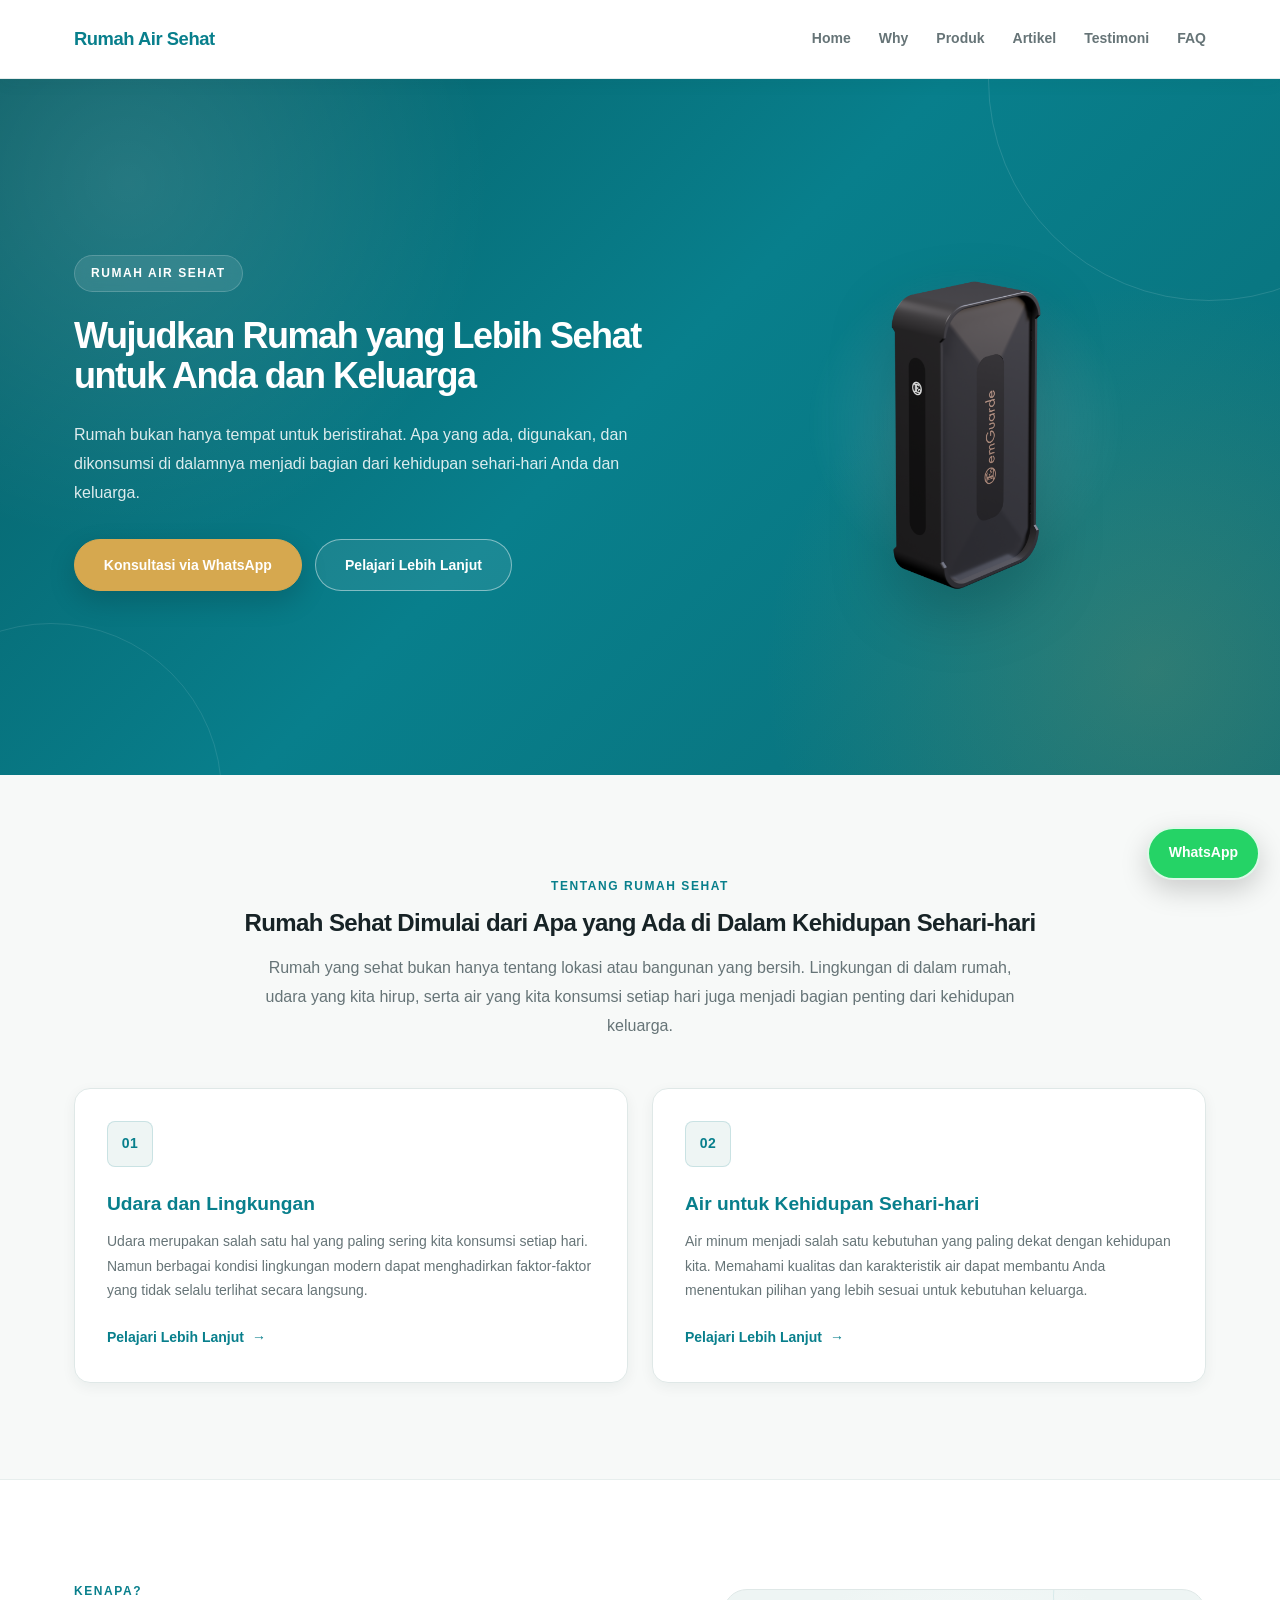
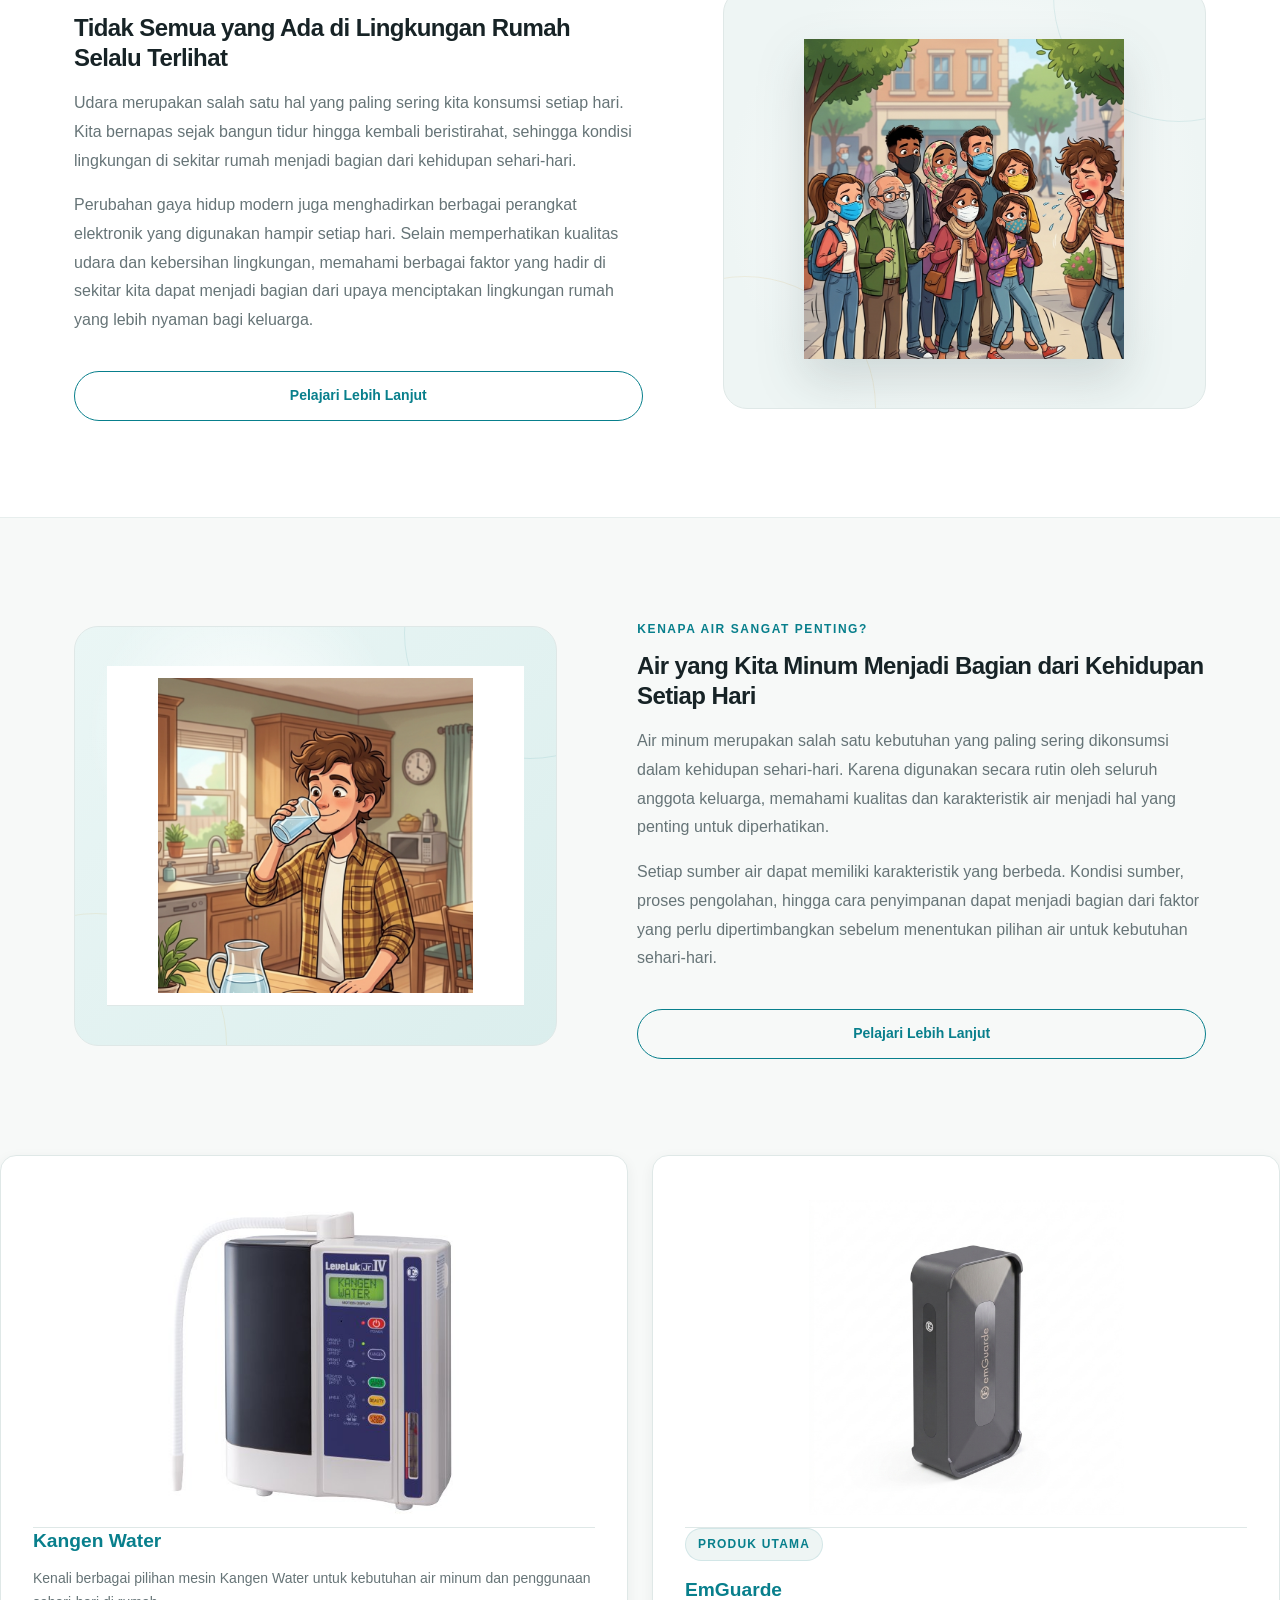
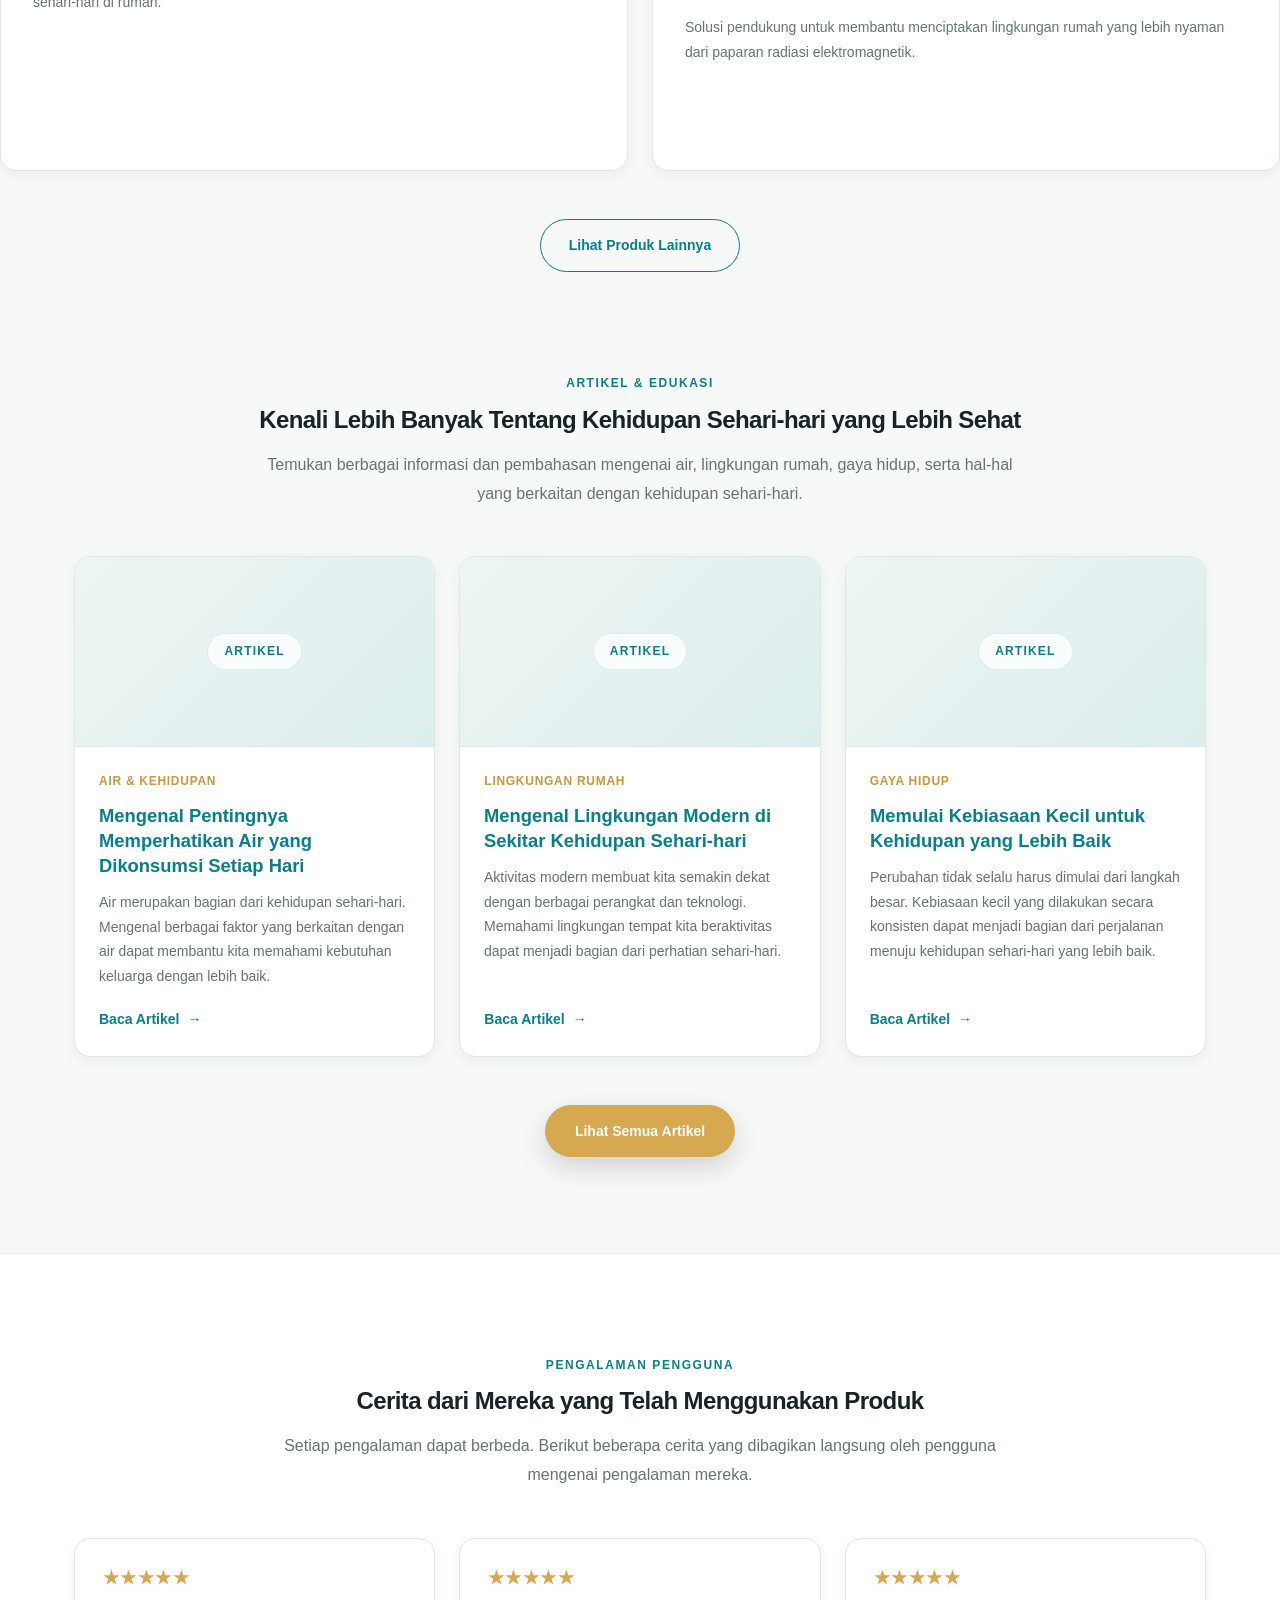
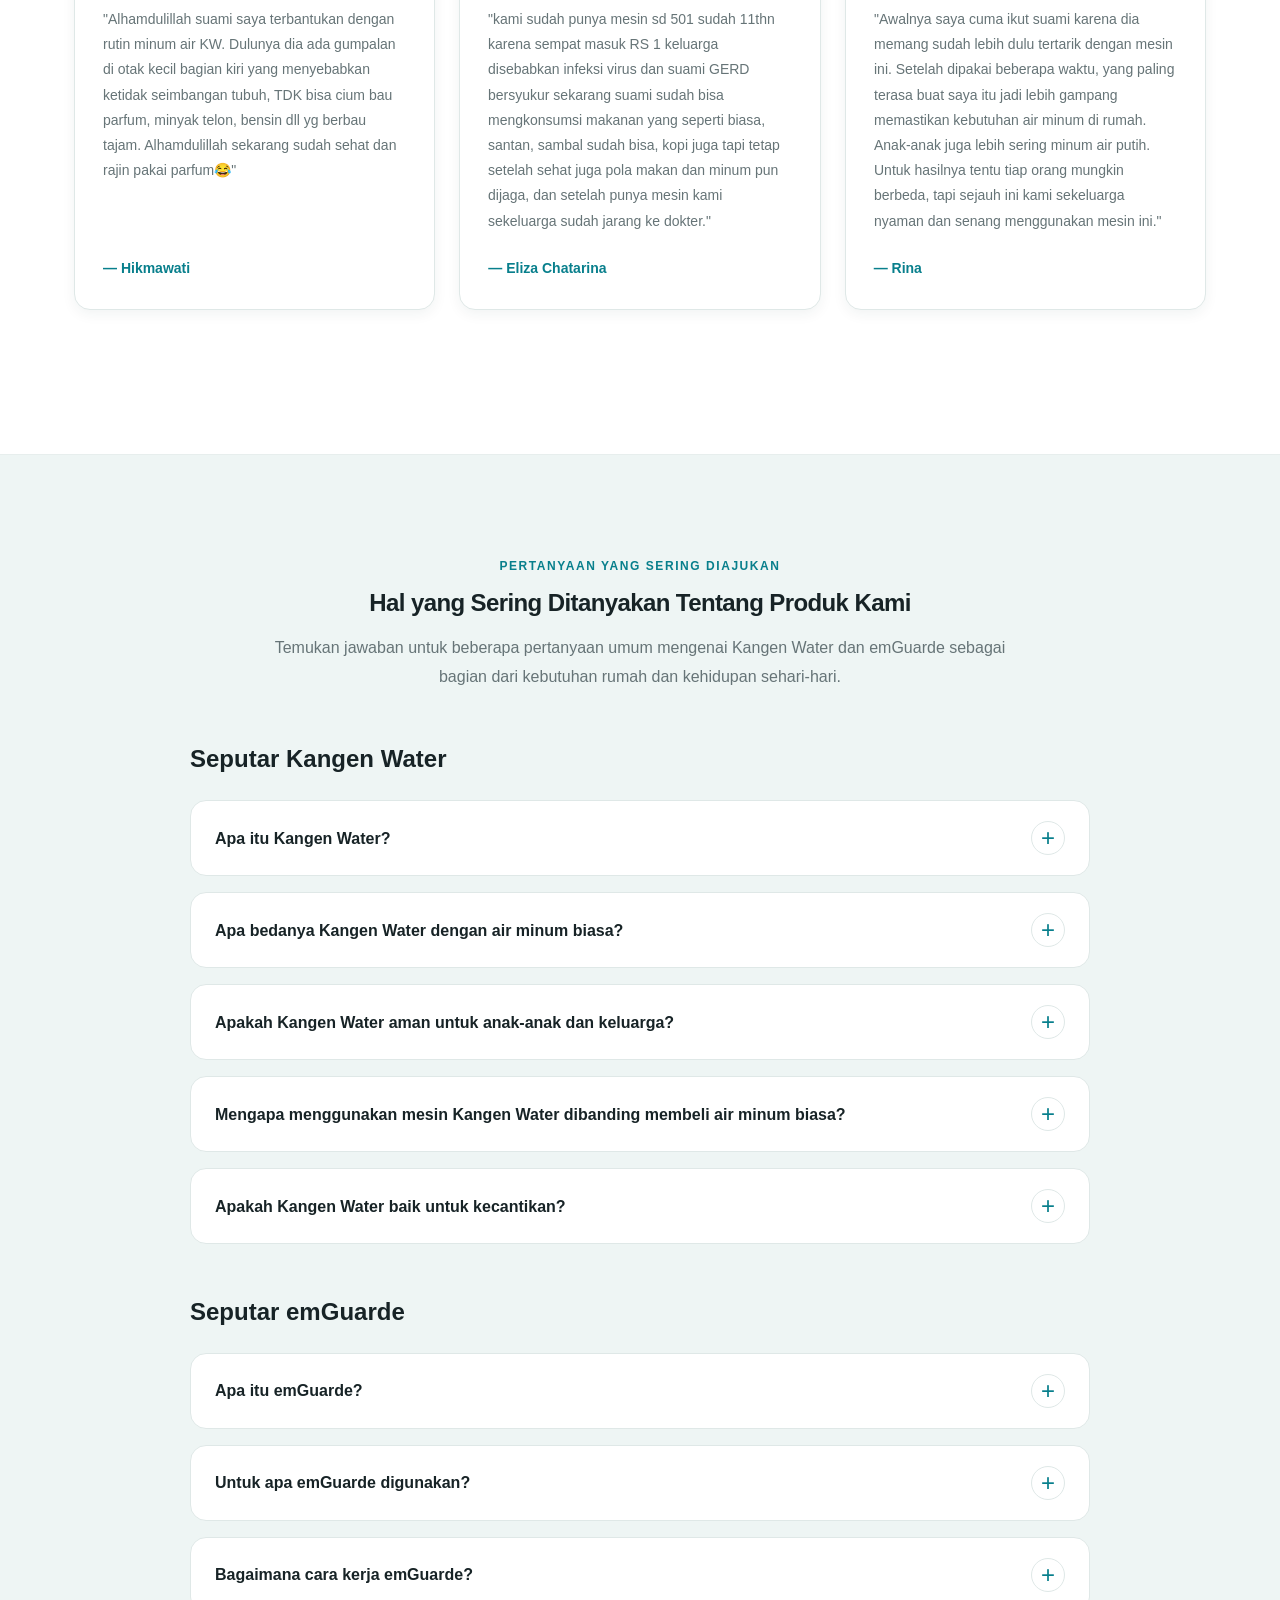
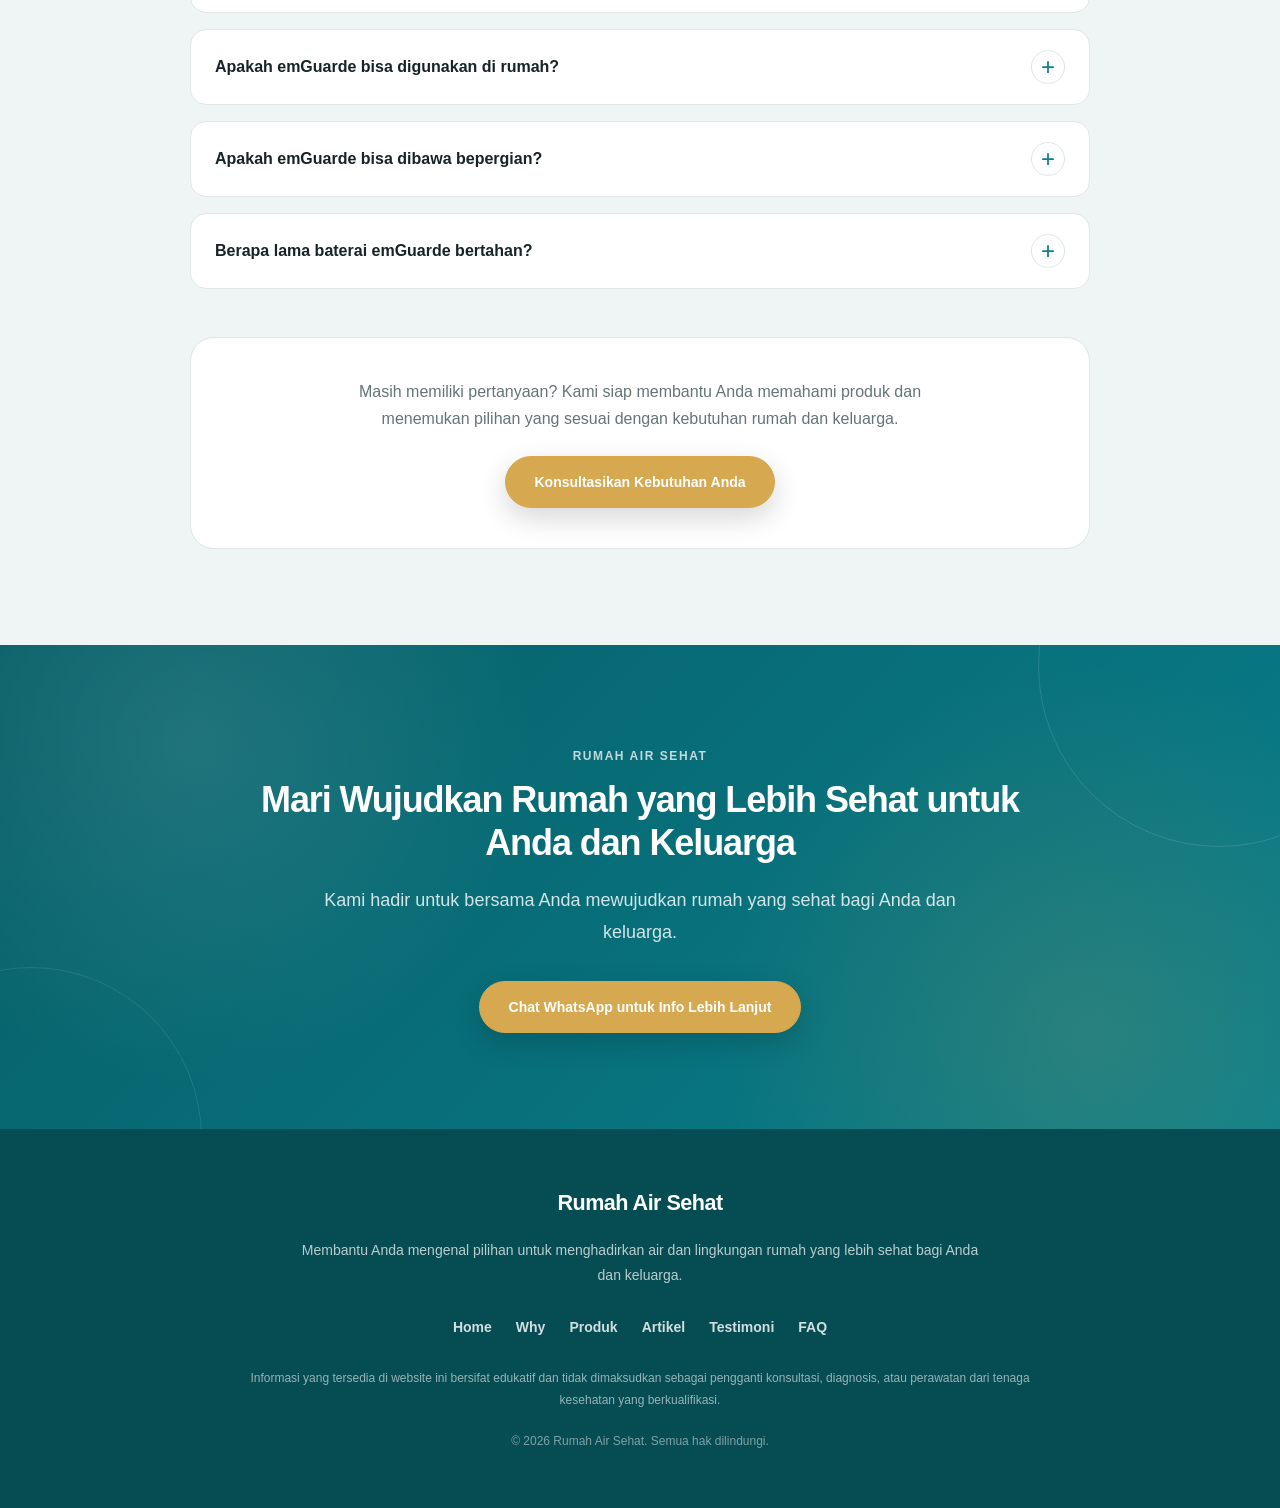
<file: index.html>
<!DOCTYPE html>
<html lang="id">

<head>

    <meta charset="UTF-8">

    <meta
        name="viewport"
        content="width=device-width, initial-scale=1.0"
    >

    <meta
        name="description"
        content="Rumah Air Sehat membantu Anda mengenal pilihan untuk menghadirkan air dan lingkungan rumah yang lebih sehat bagi Anda dan keluarga."
    >

    <title>
        Rumah Air Sehat | Wujudkan Rumah yang Lebih Sehat
    </title>

    <link
        rel="stylesheet"
        href="style.css"
    >

</head>


<body>


    <!-- Header -->

    <header class="site-header">

        <div class="container">

            <div class="nav-wrapper">


                <!-- Logo -->

                <a
                    href="index.html"
                    class="site-logo"
                    aria-label="Rumah Air Sehat"
                >
                    Rumah Air Sehat
                </a>


                <!-- Navigation -->

                <nav
                    class="nav-menu"
                    aria-label="Navigasi Utama"
                >

                    <a
                        href="index.html"
                        class="nav-link"
                    >
                        Home
                    </a>

                    <a
                        href="why.html"
                        class="nav-link"
                    >
                        Why
                    </a>

                    <a
                        href="produk.html"
                        class="nav-link"
                    >
                        Produk
                    </a>

                    <a
                        href="artikel.html"
                        class="nav-link"
                    >
                        Artikel
                    </a>

                    <a
    href="#testimoni"
    class="nav-link"
>
    Testimoni
                    </a>

                    <a
    href="#faq"
    class="nav-link"
>
    FAQ
                    </a>

                </nav>


            </div>

        </div>

    </header>


    <main>


        <!-- Hero -->

        <section class="hero-section">

            <div class="container">


                <div class="hero-content">


                    <div class="hero-text">


                        <span class="hero-eyebrow">
                            Rumah Air Sehat
                        </span>


                        <h1 class="hero-title">
                            Wujudkan Rumah yang Lebih Sehat
                            untuk Anda dan Keluarga
                        </h1>


                        <p class="hero-description">
                            Rumah bukan hanya tempat untuk beristirahat.
                            Apa yang ada, digunakan, dan dikonsumsi di
                            dalamnya menjadi bagian dari kehidupan
                            sehari-hari Anda dan keluarga.
                        </p>


                        <div class="hero-actions">


                            <a
                                href="https://wa.me/6285797953495?text=Halo%2C%20saya%20ingin%20konsultasi%20mengenai%20Rumah%20Air%20Sehat."
                                class="btn-primary-cta"
                                target="_blank"
                                rel="noopener noreferrer"
                            >
                                Konsultasi via WhatsApp
                            </a>


                            <a
                                href="#rumah-sehat"
                                class="btn-secondary-cta"
                            >
                                Pelajari Lebih Lanjut
                            </a>


                        </div>


                    </div>


                    <!-- Hero Product Image -->

                    <div class="hero-visual">


                        <img
                            src="assets/emguarde_nobg.png"
                            alt="Produk emGuarde"
                            class="hero-product-image"
                        >


                    </div>


                </div>


            </div>

        </section>


        <!-- Apa Itu Rumah Sehat -->

        <section
            id="rumah-sehat"
            class="section-padding"
        >

            <div class="container">


                <div class="section-title-wrapper text-center">


                    <span class="section-eyebrow">
                        Tentang Rumah Sehat
                    </span>


                    <h2 class="section-title">
                        Rumah Sehat Dimulai dari Apa yang Ada
                        di Dalam Kehidupan Sehari-hari
                    </h2>


                    <p class="section-description">
                        Rumah yang sehat bukan hanya tentang lokasi atau
                        bangunan yang bersih. Lingkungan di dalam rumah,
                        udara yang kita hirup, serta air yang kita konsumsi
                        setiap hari juga menjadi bagian penting dari
                        kehidupan keluarga.
                    </p>


                </div>

<div
    class="healthy-home-grid"
>


    <!-- Lingkungan -->

    <article
        class="healthy-home-card"
    >


        <div
            class="healthy-home-number"
        >
            01
        </div>


        <h3
            class="card-title"
        >
            Udara dan Lingkungan
        </h3>


        <p
            class="card-description"
        >
            Udara merupakan salah satu hal yang paling sering
            kita konsumsi setiap hari. Namun berbagai kondisi
            lingkungan modern dapat menghadirkan faktor-faktor
            yang tidak selalu terlihat secara langsung.
        </p>


        <a
            href="overview.html"
            class="text-link"
        >
            Pelajari Lebih Lanjut
        </a>


    </article>


    <!-- Air -->

    <article
        class="healthy-home-card"
    >


        <div
            class="healthy-home-number"
        >
            02
        </div>


        <h3
            class="card-title"
        >
            Air untuk Kehidupan Sehari-hari
        </h3>


        <p
            class="card-description"
        >
            Air minum menjadi salah satu kebutuhan yang paling
            dekat dengan kehidupan kita. Memahami kualitas dan
            karakteristik air dapat membantu Anda menentukan
            pilihan yang lebih sesuai untuk kebutuhan keluarga.
        </p>


        <a
            href="overview.html"
            class="text-link"
        >
            Pelajari Lebih Lanjut
        </a>


    </article>


</div>


</div>

        </section>
                
          <!-- Udara dan Lingkungan -->

        <section
            id="lingkungan"
            class="section-padding section-white"
        >

            <div class="container">


                <div class="feature-section feature-section-reverse">


                    <!-- Content -->

                    <div class="feature-content">


                        <span class="section-eyebrow">
                            Kenapa?
                        </span>


                        <h2 class="section-title">
                            Tidak Semua yang Ada di Lingkungan Rumah
                            Selalu Terlihat
                        </h2>


                        <p class="section-description feature-description">
                            Udara merupakan salah satu hal yang paling sering
                            kita konsumsi setiap hari. Kita bernapas sejak
                            bangun tidur hingga kembali beristirahat, sehingga
                            kondisi lingkungan di sekitar rumah menjadi bagian
                            dari kehidupan sehari-hari.
                        </p>


                        <p class="section-description feature-description">
                            Perubahan gaya hidup modern juga menghadirkan
                            berbagai perangkat elektronik yang digunakan
                            hampir setiap hari. Selain memperhatikan kualitas
                            udara dan kebersihan lingkungan, memahami berbagai
                            faktor yang hadir di sekitar kita dapat menjadi
                            bagian dari upaya menciptakan lingkungan rumah yang
                            lebih nyaman bagi keluarga.
                        </p>


                        <a
                            href="why.html"
                            class="btn-card-action feature-action"
                        >
                            Pelajari Lebih Lanjut
                        </a>


                    </div>


                    <!-- Visual -->

                    <div class="feature-visual">


                        <div class="feature-visual-box">


                            <img
                                src="assets/batuk.png"
                                alt="Produk emGuarde untuk lingkungan rumah"
                                class="feature-product-image"
                            >


                        </div>


                    </div>


                </div>


            </div>

        </section>


        <!-- Air Minum -->

        <section
            id="air"
            class="section-padding"
        >

            <div class="container">


                <div class="feature-section">


                    <!-- Visual -->

                    <div class="feature-visual">


                        <div class="feature-visual-box water-visual-box">


                            <div class="water-visual-content">


                                <img
            src="assets/minum.png"
            alt="Mesin Kangen Water LeveLuk JRIV"
            class="solution-product-image"
        >


                            </div>


                        </div>


                    </div>


                    <!-- Content -->

                    <div class="feature-content">


                        <span class="section-eyebrow">
                            Kenapa air sangat penting?
                        </span>


                        <h2 class="section-title">
                            Air yang Kita Minum Menjadi Bagian dari
                            Kehidupan Setiap Hari
                        </h2>


                        <p class="section-description feature-description">
                            Air minum merupakan salah satu kebutuhan yang paling
                            sering dikonsumsi dalam kehidupan sehari-hari.
                            Karena digunakan secara rutin oleh seluruh anggota
                            keluarga, memahami kualitas dan karakteristik air
                            menjadi hal yang penting untuk diperhatikan.
                        </p>


                        <p class="section-description feature-description">
                            Setiap sumber air dapat memiliki karakteristik yang
                            berbeda. Kondisi sumber, proses pengolahan, hingga
                            cara penyimpanan dapat menjadi bagian dari faktor
                            yang perlu dipertimbangkan sebelum menentukan
                            pilihan air untuk kebutuhan sehari-hari.
                        </p>


                        <a
                            href="why.html"
                            class="btn-card-action feature-action"
                        >
                            Pelajari Lebih Lanjut
                        </a>


                    </div>


                </div>


            </div>

        </section>


        <!-- Solusi untuk Rumah -->
<div class="solution-grid">
 
    <article class="solution-card">

        <img
            src="assets/leveluk_jriv.jpg"
            alt="Mesin Kangen Water LeveLuk JRIV"
            class="solution-product-image"
        >

        <div class="solution-card-content">


            <h3 class="card-title">
                Kangen Water
            </h3>

            <p class="card-description">
                Kenali berbagai pilihan mesin Kangen Water untuk kebutuhan
                air minum dan penggunaan sehari-hari di rumah.
            </p>

            <a
                href="produk.html"
                class="btn-card-action"
            >
                Lihat Produk
            </a>

        </div>

    </article>


    <article class="solution-card">

        <img
            src="assets/emguarde.png"
            alt="Produk EmGuarde"
            class="solution-product-image"
        >

        <div class="solution-card-content">

            <span class="solution-label">
                Produk Utama
            </span>

            <h3 class="card-title">
                EmGuarde
            </h3>

            <p class="card-description">
                Solusi pendukung untuk membantu menciptakan lingkungan rumah
                yang lebih nyaman dari paparan radiasi elektromagnetik.
            </p>

            <a
                href="produk.html"
                class="btn-card-action"
            >
                Lihat Produk
            </a>

        </div>

    </article>

</div>


<div class="section-cta text-center">

    <a
        href="produk.html"
        class="btn-secondary-cta"
    >
        Lihat Produk Lainnya
    </a>

</div>
      
        <!-- Artikel Terbaru -->

        <section
            class="section-padding"
        >

            <div class="container">


                <div class="section-title-wrapper text-center">


                    <span class="section-eyebrow">
                        Artikel & Edukasi
                    </span>


                    <h2 class="section-title">
                        Kenali Lebih Banyak Tentang
                        Kehidupan Sehari-hari yang Lebih Sehat
                    </h2>


                    <p class="section-description">
                        Temukan berbagai informasi dan pembahasan mengenai
                        air, lingkungan rumah, gaya hidup, serta hal-hal yang
                        berkaitan dengan kehidupan sehari-hari.
                    </p>


                </div>


                <div class="article-preview-grid">


                    <!-- Artikel 1 -->

                    <article class="article-preview-card">


                        <div class="article-preview-image">

                            <span>
                                Artikel
                            </span>

                        </div>


                        <div class="article-preview-content">


                            <span class="article-category">
                                Air & Kehidupan
                            </span>


                            <h3 class="card-title">
                                Mengenal Pentingnya Memperhatikan
                                Air yang Dikonsumsi Setiap Hari
                            </h3>


                            <p class="card-description">
                                Air merupakan bagian dari kehidupan sehari-hari.
                                Mengenal berbagai faktor yang berkaitan dengan
                                air dapat membantu kita memahami kebutuhan
                                keluarga dengan lebih baik.
                            </p>


                            <a
                                href="artikel.html"
                                class="text-link"
                            >
                                Baca Artikel
                            </a>


                        </div>


                    </article>


                    <!-- Artikel 2 -->

                    <article class="article-preview-card">


                        <div class="article-preview-image">

                            <span>
                                Artikel
                            </span>

                        </div>


                        <div class="article-preview-content">


                            <span class="article-category">
                                Lingkungan Rumah
                            </span>


                            <h3 class="card-title">
                                Mengenal Lingkungan Modern
                                di Sekitar Kehidupan Sehari-hari
                            </h3>


                            <p class="card-description">
                                Aktivitas modern membuat kita semakin dekat
                                dengan berbagai perangkat dan teknologi.
                                Memahami lingkungan tempat kita beraktivitas
                                dapat menjadi bagian dari perhatian sehari-hari.
                            </p>


                            <a
                                href="artikel.html"
                                class="text-link"
                            >
                                Baca Artikel
                            </a>


                        </div>


                    </article>


                    <!-- Artikel 3 -->

                    <article class="article-preview-card">


                        <div class="article-preview-image">

                            <span>
                                Artikel
                            </span>

                        </div>


                        <div class="article-preview-content">


                            <span class="article-category">
                                Gaya Hidup
                            </span>


                            <h3 class="card-title">
                                Memulai Kebiasaan Kecil
                                untuk Kehidupan yang Lebih Baik
                            </h3>


                            <p class="card-description">
                                Perubahan tidak selalu harus dimulai dari
                                langkah besar. Kebiasaan kecil yang dilakukan
                                secara konsisten dapat menjadi bagian dari
                                perjalanan menuju kehidupan sehari-hari yang
                                lebih baik.
                            </p>


                            <a
                                href="artikel.html"
                                class="text-link"
                            >
                                Baca Artikel
                            </a>


                        </div>


                    </article>


                </div>


                <div class="section-cta text-center">


                    <a
                        href="artikel.html"
                        class="btn-primary-cta"
                    >
                        Lihat Semua Artikel
                    </a>


                </div>


            </div>

        </section>


        <!-- Testimoni Pilihan -->

<section
    id="testimoni"
    class="section-padding section-white"
>

            <div class="container">


                <div class="section-title-wrapper text-center">


                    <span class="section-eyebrow">
                        Pengalaman Pengguna
                    </span>


                    <h2 class="section-title">
                        Cerita dari Mereka yang Telah
                        Menggunakan Produk
                    </h2>


                    <p class="section-description">
                        Setiap pengalaman dapat berbeda. Berikut beberapa
                        cerita yang dibagikan langsung oleh pengguna mengenai
                        pengalaman mereka.
                    </p>


                </div>


                <div class="grid-3-col">


                    <!-- Testimoni 1 -->

                    <article class="card-product">

    <h3 class="card-title">
        ★★★★★
    </h3>

    <p class="card-description">
        "Alhamdulillah suami saya terbantukan dengan rutin minum air KW.
        Dulunya dia ada gumpalan di otak kecil bagian kiri yang menyebabkan
        ketidak seimbangan tubuh, TDK bisa cium bau parfum, minyak telon,
        bensin dll yg berbau tajam. Alhamdulillah sekarang sudah sehat dan
        rajin pakai parfum😂"
    </p>

    <strong class="testimonial-author">
        — Hikmawati
    </strong>

</article>


                    <!-- Testimoni 2 -->

                    <article class="card-product">

    <h3 class="card-title">
        ★★★★★
    </h3>

    <p class="card-description">
        "kami sudah punya mesin sd 501 sudah 11thn karena sempat masuk RS
        1 keluarga disebabkan infeksi virus dan suami GERD bersyukur
        sekarang suami sudah bisa mengkonsumsi makanan yang seperti biasa,
        santan, sambal sudah bisa, kopi juga tapi tetap setelah sehat juga
        pola makan dan minum pun dijaga, dan setelah punya mesin kami
        sekeluarga sudah jarang ke dokter."
    </p>

    <strong class="testimonial-author">
        — Eliza Chatarina
    </strong>

</article>


                    <!-- Testimoni 3 / Dummy -->

                    <article class="card-product">

    <h3 class="card-title">
        ★★★★★
    </h3>

    <p class="card-description">
        "Awalnya saya cuma ikut suami karena dia memang sudah lebih dulu
        tertarik dengan mesin ini. Setelah dipakai beberapa waktu, yang
        paling terasa buat saya itu jadi lebih gampang memastikan kebutuhan
        air minum di rumah. Anak-anak juga lebih sering minum air putih.
        Untuk hasilnya tentu tiap orang mungkin berbeda, tapi sejauh ini
        kami sekeluarga nyaman dan senang menggunakan mesin ini."
    </p>

    <strong class="testimonial-author">
        — Rina
    </strong>

                    </article>


                </div>


                <div class="section-cta text-center">


                </div>


            </div>

        </section>

      <!-- FAQ -->

<section
    id="faq"
    class="section-padding section-soft"
>

    <div class="container">


        <div class="section-title-wrapper text-center">


            <span class="section-eyebrow">
                Pertanyaan yang Sering Diajukan
            </span>


            <h2 class="section-title">
                Hal yang Sering Ditanyakan
                Tentang Produk Kami
            </h2>


            <p class="section-description">
                Temukan jawaban untuk beberapa pertanyaan umum mengenai
                Kangen Water dan emGuarde sebagai bagian dari kebutuhan
                rumah dan kehidupan sehari-hari.
            </p>


        </div>


        <div class="faq-wrapper">


            <!-- Kangen Water -->

            <div class="faq-group">


                <h3 class="faq-group-title">
                    Seputar Kangen Water
                </h3>


                <details
                    class="faq-item"
                >

                    <summary>
                        Apa itu Kangen Water?
                    </summary>


                    <div class="faq-answer">

                        <p>
                            Kangen Water adalah air yang dihasilkan melalui
                            teknologi water ionizer dari Enagic. Air diproses
                            melalui proses elektrolisis sehingga mesin dapat
                            menghasilkan beberapa jenis air dengan karakteristik
                            yang berbeda untuk berbagai kebutuhan penggunaan
                            sehari-hari.
                        </p>


                    </div>


                </details>


                <details
                    class="faq-item"
                >

                    <summary>
                        Apa bedanya Kangen Water dengan air minum biasa?
                    </summary>


                    <div class="faq-answer">

                        <p>
                            Perbedaan utamanya terletak pada proses
                            pengolahannya. Air minum biasa umumnya hanya
                            melalui proses pengolahan dan penyaringan,
                            sedangkan Kangen Water dihasilkan melalui
                            teknologi ionisasi menggunakan mesin water
                            ionizer. Proses ini memungkinkan mesin menghasilkan
                            beberapa jenis air dengan karakteristik yang
                            berbeda sesuai dengan kebutuhan penggunaannya.
                        </p>


                    </div>


                </details>


                <details
                    class="faq-item"
                >

                    <summary>
                        Apakah Kangen Water aman untuk anak-anak dan keluarga?
                    </summary>


                    <div class="faq-answer">

                        <p>
                            Air merupakan bagian penting dari kebutuhan seluruh
                            anggota keluarga setiap hari. Mesin Kangen Water
                            menghasilkan beberapa jenis air dengan fungsi dan
                            karakteristik yang berbeda, sehingga pengguna dapat
                            menyesuaikan jenis air dengan kebutuhan
                            penggunaannya. Dengan memahami fungsi setiap jenis
                            air, keluarga dapat memanfaatkan teknologi water
                            ionizer untuk berbagai kebutuhan air sehari-hari
                            di rumah.
                        </p>


                    </div>


                </details>


                <details
                    class="faq-item"
                >

                    <summary>
                        Mengapa menggunakan mesin Kangen Water dibanding
                        membeli air minum biasa?
                    </summary>


                    <div class="faq-answer">

                        <p>
                            Dengan mesin water ionizer di rumah, pengguna
                            memiliki akses untuk menghasilkan beberapa jenis
                            air sesuai dengan fungsi yang tersedia pada mesin.
                            Selain digunakan untuk kebutuhan minum sehari-hari,
                            jenis air tertentu juga dapat dimanfaatkan untuk
                            berbagai kebutuhan rumah tangga. Hal ini membuat
                            water ionizer menjadi pilihan bagi keluarga yang
                            ingin lebih memperhatikan sumber dan karakteristik
                            air yang digunakan setiap hari.
                        </p>


                    </div>


                </details>


                <details
                    class="faq-item"
                >

                    <summary>
                        Apakah Kangen Water baik untuk kecantikan?
                    </summary>


                    <div class="faq-answer">

                        <p>
                            Kebutuhan kecantikan tidak hanya berkaitan dengan
                            produk yang digunakan dari luar, tetapi juga
                            kebiasaan sehari-hari, termasuk menjaga kecukupan
                            cairan. Selain itu, mesin water ionizer Enagic
                            menghasilkan beberapa jenis air untuk fungsi yang
                            berbeda. Beberapa jenis air dapat digunakan untuk
                            kebutuhan perawatan dan kebersihan sesuai dengan
                            panduan penggunaan produk. Karena itu, teknologi
                            water ionizer dapat menjadi bagian dari rutinitas
                            perawatan sehari-hari di rumah.
                        </p>


                    </div>


                </details>


            </div>


            <!-- emGuarde -->

            <div class="faq-group">


                <h3 class="faq-group-title">
                    Seputar emGuarde
                </h3>


                <details
                    class="faq-item"
                >

                    <summary>
                        Apa itu emGuarde?
                    </summary>


                    <div class="faq-answer">

                        <p>
                            emGuarde adalah perangkat portabel yang dapat
                            diisi ulang dan dirancang untuk membantu menciptakan
                            lingkungan elektromagnetik yang lebih harmonis
                            dalam aktivitas sehari-hari. Produk ini dirancang
                            untuk digunakan dalam lingkungan modern seperti
                            rumah, kantor, maupun saat bepergian.
                        </p>


                    </div>


                </details>


                <details
                    class="faq-item"
                >

                    <summary>
                        Untuk apa emGuarde digunakan?
                    </summary>


                    <div class="faq-answer">

                        <p>
                            emGuarde dirancang untuk digunakan di lingkungan
                            yang dekat dengan berbagai perangkat dan aktivitas
                            modern. Teknologi yang digunakan membantu menekan
                            gangguan elektromagnetik frekuensi tinggi yang
                            menjadi target perangkat, sekaligus membantu
                            menciptakan lingkungan elektromagnetik yang lebih
                            harmonis dalam aktivitas sehari-hari.
                        </p>


                    </div>


                </details>


                <details
                    class="faq-item"
                >

                    <summary>
                        Bagaimana cara kerja emGuarde?
                    </summary>


                    <div class="faq-answer">

                        <p>
                            emGuarde menggunakan teknologi harmonic frequency
                            untuk bekerja pada lingkungan elektromagnetik
                            modern. Teknologi ini dirancang untuk menekan
                            targeted high-frequency electromagnetic noise
                            dalam rentang frekuensi 3 MHz hingga 1000 MHz
                            tanpa dirancang untuk mengganggu penggunaan normal
                            perangkat elektronik.
                        </p>


                    </div>


                </details>


                <details
                    class="faq-item"
                >

                    <summary>
                        Apakah emGuarde bisa digunakan di rumah?
                    </summary>


                    <div class="faq-answer">

                        <p>
                            Ya. emGuarde dirancang untuk digunakan dalam
                            berbagai lingkungan aktivitas sehari-hari,
                            termasuk di rumah. Perangkat ini dapat ditempatkan
                            di area pribadi seperti ruang kerja, ruang
                            istirahat, maupun area lain yang menjadi bagian
                            dari aktivitas sehari-hari.
                        </p>


                    </div>


                </details>


                <details
                    class="faq-item"
                >

                    <summary>
                        Apakah emGuarde bisa dibawa bepergian?
                    </summary>


                    <div class="faq-answer">

                        <p>
                            Ya. Bentuknya yang ringkas dan baterainya yang
                            dapat diisi ulang membuat emGuarde dirancang untuk
                            penggunaan sehari-hari saat bepergian. Berdasarkan
                            informasi resmi produk, emGuarde dapat digunakan
                            dalam berbagai situasi seperti perjalanan, mobil,
                            kereta, maupun ruang aktivitas pribadi.
                        </p>


                    </div>


                </details>


                <details
                    class="faq-item"
                >

                    <summary>
                        Berapa lama baterai emGuarde bertahan?
                    </summary>


                    <div class="faq-answer">

                        <p>
                            Berdasarkan informasi resmi produk, dalam
                            penggunaan normal emGuarde dapat beroperasi hingga
                            sekitar 72 jam setelah pengisian daya penuh.
                            Perangkat ini menggunakan baterai lithium-polymer
                            yang dapat diisi ulang dan juga dapat digunakan
                            saat sedang melakukan pengisian daya.
                        </p>


                    </div>


                </details>


            </div>


            <!-- FAQ CTA -->

            <div
                class="faq-contact text-center"
            >


                <p>
                    Masih memiliki pertanyaan? Kami siap membantu Anda
                    memahami produk dan menemukan pilihan yang sesuai
                    dengan kebutuhan rumah dan keluarga.
                </p>


                <a
                    href="https://wa.me/6285797953495"
                    class="btn-primary-cta"
                    target="_blank"
                    rel="noopener noreferrer"
                >
                    Konsultasikan Kebutuhan Anda
                </a>


            </div>


        </div>


    </div>

</section>
      
        <!-- CTA Penutup -->

        <section class="final-cta-section">

            <div class="container">


                <div class="final-cta-content text-center">


                    <span class="section-eyebrow final-cta-eyebrow">
                        Rumah Air Sehat
                    </span>


                    <h2 class="final-cta-title">
                        Mari Wujudkan Rumah yang Lebih Sehat
                        untuk Anda dan Keluarga
                    </h2>


                    <p class="final-cta-description">
                        Kami hadir untuk bersama Anda mewujudkan rumah yang
                        sehat bagi Anda dan keluarga.
                    </p>


                    <div class="final-cta-actions">


                        <a
                            href="https://wa.me/6285797953495?text=Halo%2C%20saya%20ingin%20mendapatkan%20informasi%20lebih%20lanjut%20mengenai%20Rumah%20Air%20Sehat."
                            class="btn-primary-cta"
                            target="_blank"
                            rel="noopener noreferrer"
                        >
                            Chat WhatsApp untuk Info Lebih Lanjut
                        </a>


                    </div>


                </div>


            </div>

        </section>


    </main>


    <!-- Footer -->

    <footer class="site-footer">

        <div class="container">


            <div class="footer-content">


                <a
                    href="index.html"
                    class="footer-brand"
                >
                    Rumah Air Sehat
                </a>


                <p class="footer-description">
                    Membantu Anda mengenal pilihan untuk menghadirkan air
                    dan lingkungan rumah yang lebih sehat bagi Anda dan
                    keluarga.
                </p>


                <div class="footer-navigation">


                    <a href="index.html">
                        Home
                    </a>

                    <a href="why.html">
                        Why
                    </a>

                    <a href="produk.html">
                        Produk
                    </a>

                    <a href="artikel.html">
                        Artikel
                    </a>

                    <a href="testimoni.html">
                        Testimoni
                    </a>

                    <a href="faq.html">
                        FAQ
                    </a>


                </div>


                <p class="footer-disclaimer">
                    Informasi yang tersedia di website ini bersifat edukatif
                    dan tidak dimaksudkan sebagai pengganti konsultasi,
                    diagnosis, atau perawatan dari tenaga kesehatan yang
                    berkualifikasi.
                </p>


                <p class="footer-copyright">
                    © 2026 Rumah Air Sehat.
                    Semua hak dilindungi.
                </p>


            </div>


        </div>

    </footer>


    <!-- Floating WhatsApp -->

    <a
        href="https://wa.me/6285797953495?text=Halo%2C%20saya%20ingin%20bertanya%20mengenai%20Rumah%20Air%20Sehat."
        class="whatsapp-float"
        target="_blank"
        rel="noopener noreferrer"
        aria-label="Chat via WhatsApp"
    >
        WhatsApp
    </a>


    <!-- JavaScript -->

    <script src="script.js"></script>


</body>
</html>
</file>
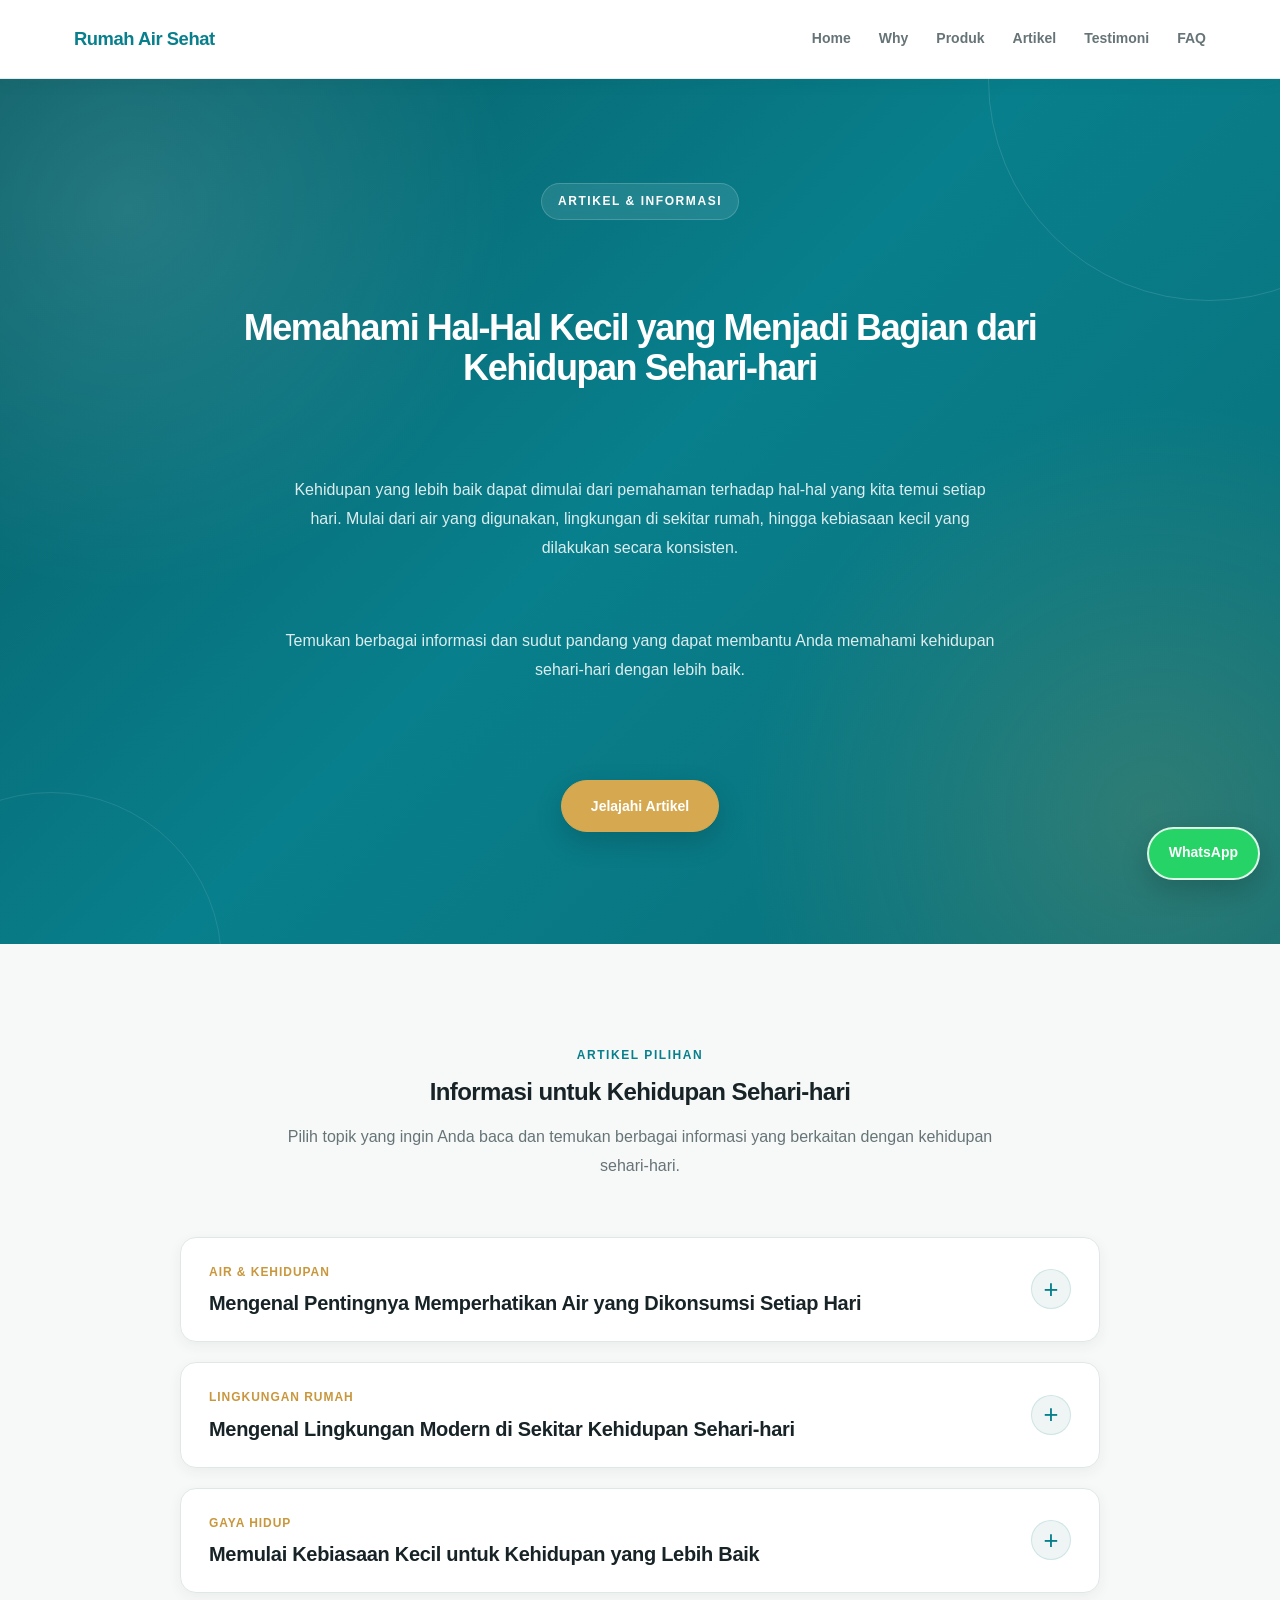
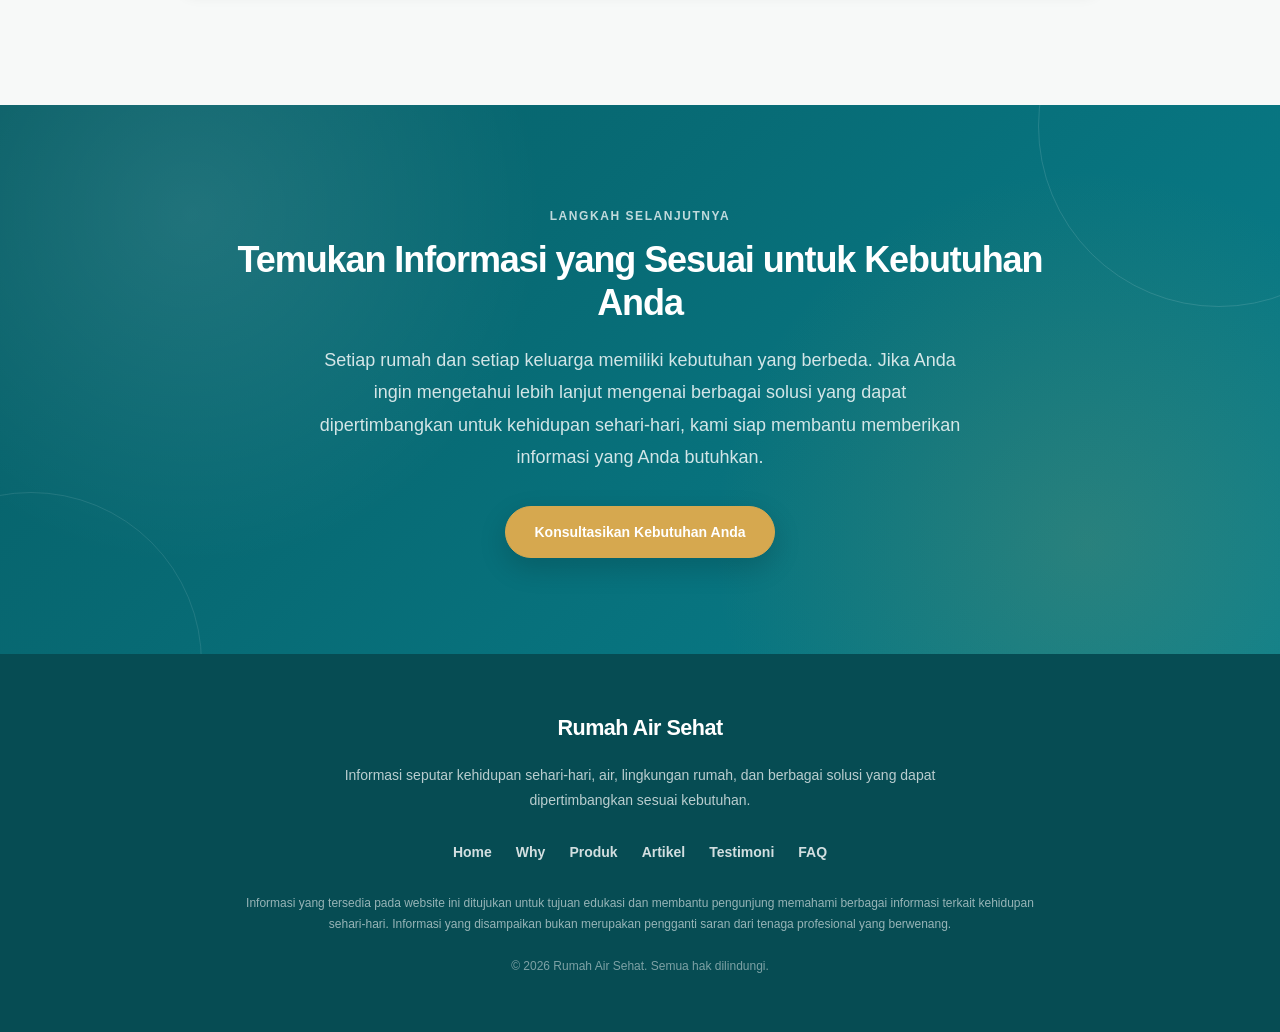
<file: artikel.html>
<!DOCTYPE html>


<html
    lang="id"
>


<head>


    <meta
        charset="UTF-8"
    >


    <meta
        name="viewport"
        content="width=device-width, initial-scale=1.0"
    >


    <title>
        Rumah Air Sehat
    </title>


    <meta
        name="description"
        content="Artikel dan informasi seputar air, lingkungan rumah, serta kebiasaan sehari-hari untuk membangun kehidupan yang lebih baik."
    >


    <link
        rel="stylesheet"
        href="style.css"
    >



    <!-- ARTICLE VISIBILITY SAFEGUARD -->
    <style>
        .article-accordion {
            display: block !important;
            max-height: none !important;
            height: auto !important;
            overflow: visible !important;
        }

        .article-accordion > details.article-item {
            display: block !important;
            visibility: visible !important;
            opacity: 1 !important;
            max-height: none !important;
            height: auto !important;
            overflow: visible !important;
        }

        .article-accordion > details.article-item + details.article-item {
            margin-top: 1.25rem !important;
        }
    </style>

</head>


<body>


    <!-- Header -->

    <header class="site-header">

        <div class="container">

            <div class="nav-wrapper">


                <!-- Logo -->

                <a
                    href="index.html"
                    class="site-logo"
                    aria-label="Rumah Air Sehat"
                >
                    Rumah Air Sehat
                </a>


                <!-- Navigation -->

                <nav
                    class="nav-menu"
                    aria-label="Navigasi Utama"
                >

                    <a
                        href="index.html"
                        class="nav-link"
                    >
                        Home
                    </a>

                    <a
                        href="why.html"
                        class="nav-link"
                    >
                        Why
                    </a>

                    <a
                        href="produk.html"
                        class="nav-link"
                    >
                        Produk
                    </a>

                    <a
                        href="artikel.html"
                        class="nav-link"
                    >
                        Artikel
                    </a>

                    <a
                    href="index.html#testimoni"
                    class="nav-link"
                >
                    Testimoni
                </a>

                    <a
                    href="index.html#faq"
                    class="nav-link"
                >
                    FAQ
                    </a>

                </nav>


            </div>

        </div>

    </header>

        <!-- Hero Artikel -->


    <main>


        <section
            class="hero-section article-hero"
        >


            <div
                class="container hero-container"
            >


                <div
                    class="hero-content"
                >


                    <span
                        class="hero-eyebrow"
                    >
                        Artikel & Informasi
                    </span>


                    <h1
                        class="hero-title"
                    >
                        Memahami Hal-Hal Kecil
                        yang Menjadi Bagian dari
                        Kehidupan Sehari-hari
                    </h1>


                    <p
                        class="hero-description"
                    >
                        Kehidupan yang lebih baik dapat dimulai dari
                        pemahaman terhadap hal-hal yang kita temui setiap
                        hari. Mulai dari air yang digunakan, lingkungan
                        di sekitar rumah, hingga kebiasaan kecil yang
                        dilakukan secara konsisten.
                    </p>


                    <p
                        class="hero-description"
                    >
                        Temukan berbagai informasi dan sudut pandang yang
                        dapat membantu Anda memahami kehidupan sehari-hari
                        dengan lebih baik.
                    </p>


                    <div
                        class="hero-actions"
                    >


                        <a
                            href="#daftar-artikel"
                            class="btn-primary-cta"
                        >
                            Jelajahi Artikel
                        </a>


                    </div>


                </div>


            </div>


        </section>
                <!-- Daftar Artikel -->


        <section
            id="daftar-artikel"
            class="article-section section-padding"
        >


            <div
                class="container"
            >


                <div
                    class="section-title-wrapper"
                >


                    <span
                        class="section-eyebrow"
                    >
                        Artikel Pilihan
                    </span>


                    <h2
                        class="section-title"
                    >
                        Informasi untuk Kehidupan
                        Sehari-hari
                    </h2>


                    <p
                        class="section-description"
                    >
                        Pilih topik yang ingin Anda baca dan
                        temukan berbagai informasi yang berkaitan
                        dengan kehidupan sehari-hari.
                    </p>


                </div>


                <div
                    class="article-accordion"
                >


                    <!-- Artikel 1 -->


                    <details
    id="article-1"
    class="article-item"
>

                        <summary
                            class="article-summary"
                        >


                            <span
                                class="article-summary-content"
                            >


                                <span
                                    class="article-category"
                                >
                                    Air & Kehidupan
                                </span>


                                <span
                                    class="article-summary-title"
                                >
                                    Mengenal Pentingnya
                                    Memperhatikan Air yang
                                    Dikonsumsi Setiap Hari
                                </span>


                            </span>


                        </summary>


                        <article
                            class="article-content"
                        >


                            <p>
                                Air merupakan salah satu elemen paling mendasar yang menopang seluruh aspek kehidupan manusia setiap harinya. Tubuh manusia sebagian besar terdiri dari air, menjadikannya komponen vital untuk menjaga fungsi organ agar tetap berjalan dengan optimal. Dalam keseharian kita, air tidak hanya dimanfaatkan untuk keperluan sanitasi seperti mandi dan mencuci, tetapi juga merupakan kebutuhan pokok untuk dikonsumsi sebagai air minum maupun bahan dasar dalam mengolah makanan. Mengingat peranannya yang sangat krusial ini, air selalu hadir dalam setiap rutinitas harian di lingkungan rumah tangga. Pemenuhan kebutuhan cairan tubuh secara rutin adalah langkah dasar dalam memelihara keseimbangan fisik, sehingga memastikan ketersediaan air minum selalu menjadi prioritas utama. Oleh karena penggunaannya yang sangat luas dan berkelanjutan, masyarakat perlu menyadari bahwa tidak semua air yang terlihat bersih secara kasatmata secara otomatis memenuhi kriteria aman untuk langsung masuk ke dalam tubuh kita.
                            </p>


                            <p>
                                Memperhatikan kualitas dan kondisi air yang kita konsumsi sehari-hari merupakan sebuah keharusan demi mendukung kebiasaan hidup yang lebih baik. Air yang aman dikonsumsi adalah air yang terbebas dari cemaran fisik, kimiawi, maupun biologis yang berpotensi mengganggu keseimbangan fungsi fisiologis tubuh. Ketika kita mengonsumsi air dengan kualitas yang terjaga, kita secara langsung membantu proses hidrasi, pencernaan, dan regulasi suhu tubuh berjalan sebagaimana mestinya. Sebaliknya, air dengan kondisi yang tidak memenuhi standar kelayakan memiliki kemungkinan membawa dampak jangka panjang yang kurang baik jika dikonsumsi terus-menerus secara konsisten. Pemahaman ini sangat penting untuk diedukasikan kepada masyarakat luas agar tidak sekadar berfokus pada volume air yang diminum, melainkan juga menaruh perhatian besar pada kelayakan air tersebut. Edukasi terkait hal ini membantu menciptakan kesadaran komprehensif bahwa air yang berkualitas adalah fondasi bagi rutinitas harian yang menunjang kebugaran dan produktivitas kita secara umum.
                            </p>


                            <p>
                                Ada berbagai macam faktor umum di lingkungan sekitar yang dapat memengaruhi kondisi atau kualitas kelayakan air sebelum sampai ke dalam gelas kita. Faktor pertama bermula dari asal usul sumber air itu sendiri, di mana kondisi tanah, curah hujan, hingga aktivitas lingkungan di sekitarnya dapat membawa perubahan pada kandungan air. Selain itu, sistem distribusi dan infrastruktur perpipaan yang mengalirkan air ke permukiman penduduk juga turut andil memengaruhi mutu, terutama apabila sistem tersebut sudah menua atau jarang dipelihara. Tidak hanya itu, cara penyimpanan air di dalam rumah tangga seperti penggunaan wadah penampungan yang tidak tertutup rapat atau kurang terjaga kebersihannya dapat menurunkan kualitas air yang semula sudah baik. Mengetahui berbagai faktor yang memengaruhi kondisi air ini bukanlah sesuatu yang perlu dikhawatirkan secara berlebihan, melainkan sebagai bentuk pengetahuan dasar agar kita dapat lebih cermat dalam menjaga kualitas konsumsi air harian.
                            </p>


                            <p>
                                Memiliki pemahaman yang baik mengenai dari mana asal sumber air kita serta bagaimana cara pengelolaan air di lingkungan rumah tangga memegang peranan yang sangat penting. Masyarakat modern didorong untuk mengenali apakah air yang mereka gunakan berasal dari air perpipaan kota, sumur air tanah, atau penyedia pasokan air minum lainnya. Setelah mengetahui sumbernya, hal krusial berikutnya adalah menerapkan praktik pengelolaan air yang tepat di dalam rumah, seperti merebus air hingga mencapai titik didih yang disarankan guna mematikan patogen sebelum diminum. Penggunaan metode penyaringan mekanis sederhana atau menjaga kebersihan wadah penyimpanan air secara berkala juga merupakan langkah pengelolaan mandiri yang sangat disarankan oleh lembaga kesehatan publik. Langkah-langkah proaktif dalam lingkup rumah tangga ini memastikan bahwa kualitas air yang telah bersumber dari tempat yang baik tidak mengalami penurunan mutu akibat kelalaian dalam penanganan akhir.
                            </p>


                            <p>
                                Pada akhirnya, memiliki kesadaran penuh terhadap kondisi air yang dikonsumsi merupakan bentuk kepedulian mendasar terhadap diri sendiri dan seluruh anggota keluarga di rumah. Edukasi mengenai pentingnya menjaga mutu air tidak ditujukan untuk membatasi aktivitas, tetapi justru untuk membangun fondasi rutinitas harian yang jauh lebih bijaksana. Langkah-langkah preventif yang terlihat sangat sederhana, seperti memperhatikan sumber, cara memasak, hingga metode penyimpanan air, nyatanya memberikan kontribusi yang signifikan dalam jangka waktu yang panjang. Perhatian kecil terhadap kebutuhan hidrasi sehari-hari ini dapat secara bertahap bertransformasi menjadi bagian dari kebiasaan hidup yang lebih berkesadaran dan berdampak positif. Melalui pengetahuan yang tepat dan langkah pengelolaan yang konsisten di rumah tangga, setiap individu dapat memastikan bahwa air yang mereka konsumsi senantiasa memberikan manfaat optimal untuk mendukung kelancaran kehidupan mereka di masa mendatang.
                            </p>

<!-- Closing Artikel -->


<p>
    Memperhatikan air yang dikonsumsi setiap hari
    dapat menjadi bagian dari kebiasaan sederhana
    dalam membangun perhatian yang lebih baik
    terhadap kebutuhan keluarga. Setelah memahami
    pentingnya sumber, kualitas, dan pengelolaan
    air di rumah, sebagian orang mungkin mulai
    mempertimbangkan solusi yang dapat membantu
    memenuhi kebutuhan air sehari-hari dengan lebih
    praktis.
</p>


<!-- Product Placement -->


<div
    class="article-product-placement"
>


    <span
        class="article-product-label"
    >
        Kenali Solusi Air untuk Rumah Anda
    </span>


    <h3>
        Mulai Perhatikan Kebutuhan Air
        di Rumah Bersama Enagic
    </h3>


    <p>
        Enagic menghadirkan berbagai solusi yang
        dirancang untuk mendukung kebutuhan air
        dalam kehidupan sehari-hari. Anda dapat
        mengenal lebih lanjut produk Kangen Water
        dan pilihan solusi lainnya untuk menemukan
        produk yang sesuai dengan kebutuhan rumah
        dan keluarga.
    </p>


    <a
        href="produk.html"
        class="btn-primary-cta"
    >
        Lihat Produk Enagic
    </a>


</div>


<!-- Referensi -->


<div
    class="article-references"
>


    <div
        class="article-references-heading"
    >


        <span>
            Referensi
        </span>


        <h3>
            Sumber Informasi Artikel
        </h3>


    </div>


    <ul
        class="article-references-list"
    >


        <li>


            <span
                class="reference-source"
            >
                World Health Organization (WHO)
            </span>


            <span
                class="reference-title"
            >
                Guidelines for Drinking-water Quality
            </span>


            <a
                href="https://www.who.int/teams/environment-climate-change-and-health/water-sanitation-and-health/water-safety-and-quality/drinking-water-quality-guidelines"
                target="_blank"
                rel="noopener noreferrer"
            >
                Lihat Sumber
            </a>


        </li>


        <li>


            <span
                class="reference-source"
            >
                Centers for Disease Control and Prevention (CDC)
            </span>


            <span
                class="reference-title"
            >
                Healthy Water
            </span>


            <a
                href="https://www.cdc.gov/healthywater/index.html"
                target="_blank"
                rel="noopener noreferrer"
            >
                Lihat Sumber
            </a>


        </li>


        <li>


            <span
                class="reference-source"
            >
                Kementerian Kesehatan Republik Indonesia
            </span>


            <span
                class="reference-title"
            >
                Standar Baku Mutu Kesehatan Lingkungan untuk Media Air
            </span>


            <a
                href="https://ayosehat.kemkes.go.id"
                target="_blank"
                rel="noopener noreferrer"
            >
                Lihat Sumber
            </a>


        </li>


    </ul>
</div>

                        </article>

                    </details>

                    <!-- Artikel 2 -->


<details
    id="article-2"
    class="article-item"
>


    <summary
        class="article-summary"
    >


        <span
            class="article-summary-content"
        >


            <span
                class="article-category"
            >
                Lingkungan Rumah
            </span>


            <span
                class="article-summary-title"
            >
                Mengenal Lingkungan Modern
                di Sekitar Kehidupan
                Sehari-hari
            </span>


        </span>


    </summary>


    <article
        class="article-content"
    >


        <p>
            Lingkungan rumah modern tidak lagi hanya
            dipahami sebagai bangunan tempat seseorang
            tinggal dan beristirahat. Berbagai aktivitas
            sehari-hari kini berlangsung di dalam rumah,
            mulai dari bekerja, belajar, memasak, menjaga
            kebersihan, hingga menghabiskan waktu bersama
            keluarga. Karena itu, kondisi lingkungan di
            dalam dan sekitar rumah memiliki peran yang
            cukup besar dalam membentuk kenyamanan selama
            menjalani rutinitas. Pencahayaan, sirkulasi
            udara, kebersihan, ketersediaan air, tingkat
            kebisingan, serta penataan ruang merupakan
            beberapa hal yang secara langsung menjadi
            bagian dari kehidupan sehari-hari. Memahami
            lingkungan rumah secara lebih menyeluruh dapat
            membantu kita melihat bahwa kenyamanan tidak
            hanya berasal dari satu fasilitas tertentu,
            melainkan dari berbagai unsur yang saling
            mendukung satu sama lain.
        </p>


        <p>
            Perkembangan teknologi juga membuat lingkungan
            rumah mengalami banyak perubahan dibandingkan
            kehidupan beberapa tahun sebelumnya. Berbagai
            perangkat elektronik, peralatan rumah tangga,
            sistem penyimpanan, hingga teknologi yang
            membantu kebutuhan sehari-hari kini semakin
            mudah ditemukan. Kehadiran berbagai perangkat
            tersebut tentu dapat memberikan kemudahan,
            tetapi penggunaannya tetap perlu disesuaikan
            dengan kebutuhan masing-masing keluarga.
            Lingkungan modern yang nyaman bukan berarti
            harus selalu dipenuhi oleh sebanyak mungkin
            perangkat, melainkan bagaimana setiap elemen
            yang ada dapat digunakan secara efektif dan
            membantu aktivitas penghuni rumah. Dengan
            memahami fungsi dari berbagai fasilitas yang
            digunakan setiap hari, kita dapat membangun
            kebiasaan yang lebih sadar dalam mengatur
            lingkungan tempat tinggal.
        </p>


        <p>
            Salah satu bagian penting dari lingkungan rumah
            adalah kondisi udara dan sirkulasi di dalam
            ruangan. Aktivitas seperti memasak, penggunaan
            berbagai produk rumah tangga, kelembapan,
            hingga kondisi cuaca di luar rumah dapat
            memengaruhi suasana di dalam ruangan.
            Pengaturan ventilasi yang sesuai, kebersihan
            ruangan, serta perhatian terhadap kondisi
            lembap dapat menjadi bagian dari upaya menjaga
            kenyamanan rumah. Setiap rumah tentu memiliki
            karakteristik yang berbeda, sehingga solusi
            yang diterapkan juga tidak selalu sama.
            Beberapa rumah mungkin membutuhkan perhatian
            lebih terhadap sirkulasi udara, sementara
            rumah lainnya perlu memperhatikan pencahayaan,
            suhu, atau penataan ruang. Yang terpenting
            adalah mengenali kondisi lingkungan rumah
            sendiri sebelum menentukan langkah yang
            paling sesuai.
        </p>


        <p>
            Ketersediaan air juga menjadi bagian yang tidak
            dapat dipisahkan dari lingkungan rumah modern.
            Air digunakan dalam berbagai kegiatan, mulai
            dari kebutuhan memasak, membersihkan bahan
            makanan, mencuci, menjaga kebersihan rumah,
            hingga memenuhi kebutuhan minum keluarga.
            Karena penggunaannya yang terus berlangsung
            sepanjang hari, perhatian terhadap bagaimana
            air digunakan dan dikelola menjadi salah satu
            bagian dari kebiasaan rumah tangga. Setiap
            keluarga dapat memiliki kebutuhan yang berbeda
            berdasarkan jumlah penghuni, pola aktivitas,
            serta sumber air yang digunakan. Memahami
            kebutuhan tersebut dapat membantu seseorang
            menentukan cara yang lebih praktis dalam
            mengatur penggunaan air sehari-hari tanpa
            harus mengubah seluruh rutinitas secara
            drastis.
        </p>


        <p>
            Lingkungan rumah yang baik pada akhirnya tidak
            hanya ditentukan oleh tampilan fisik atau
            teknologi yang digunakan. Kebiasaan penghuni
            rumah memiliki pengaruh yang sama pentingnya.
            Rumah yang memiliki berbagai fasilitas modern
            tetap membutuhkan perhatian terhadap
            kebersihan, penggunaan energi, pengelolaan
            air, serta cara setiap anggota keluarga
            menggunakan ruang yang tersedia. Langkah kecil
            seperti menjaga area tertentu tetap rapi,
            menggunakan perangkat sesuai kebutuhan,
            memperhatikan kondisi ruangan, dan mengenali
            kebutuhan keluarga dapat membantu menciptakan
            lingkungan yang terasa lebih nyaman. Perubahan
            tidak selalu harus dimulai dari renovasi besar.
            Dalam banyak situasi, pemahaman yang lebih baik
            terhadap lingkungan yang sudah kita miliki
            dapat menjadi awal untuk membuat berbagai
            keputusan yang lebih tepat dalam kehidupan
            sehari-hari.
        </p>


        <!-- Closing Artikel -->


        <p>
            Memahami lingkungan rumah modern dapat menjadi
            langkah awal untuk melihat kebutuhan keluarga
            dengan lebih menyeluruh. Ketika berbagai
            aktivitas sehari-hari mulai diperhatikan,
            mulai dari penggunaan ruang, udara, kebersihan,
            hingga kebutuhan air, kita dapat lebih mudah
            menentukan solusi yang sesuai dengan kondisi
            rumah masing-masing. Tidak semua perubahan harus
            dilakukan sekaligus. Perhatian terhadap
            kebutuhan yang paling dekat dengan kehidupan
            sehari-hari dapat menjadi titik awal untuk
            membangun rumah yang terasa lebih nyaman dan
            mendukung aktivitas keluarga.
        </p>


        <!-- Product Placement -->


        <div
            class="article-product-placement"
        >


            <span
                class="article-product-label"
            >
                Kenali Solusi Air untuk Rumah Anda
            </span>


            <h3>
                Lengkapi Kebutuhan Air
                dalam Kehidupan Sehari-hari
                Bersama Enagic
            </h3>


            <p>
                Kebutuhan air merupakan salah satu bagian
                yang terus hadir dalam aktivitas rumah
                tangga. Enagic menghadirkan berbagai pilihan
                solusi air yang dapat dipelajari lebih lanjut
                sesuai kebutuhan rumah dan keluarga. Kenali
                berbagai produk Kangen Water dan pilihan
                lainnya untuk membantu Anda menemukan solusi
                yang paling sesuai.
            </p>


            <a
                href="produk.html"
                class="btn-primary-cta"
            >
                Lihat Produk Enagic
            </a>


        </div>


        <!-- Referensi -->


        <div
            class="article-references"
        >


            <div
                class="article-references-heading"
            >


                <span>
                    Referensi
                </span>


                <h3>
                    Sumber Informasi Artikel
                </h3>


            </div>


            <ul
                class="article-references-list"
            >


                <li>


                    <span
                        class="reference-source"
                    >
                        World Health Organization (WHO)
                    </span>


                    <span
                        class="reference-title"
                    >
                        Housing and Health
                    </span>


                    <a
                        href="https://www.who.int/teams/environment-climate-change-and-health/healthy-urban-environments/housing"
                        target="_blank"
                        rel="noopener noreferrer"
                    >
                        Lihat Sumber
                    </a>


                </li>


                <li>


                    <span
                        class="reference-source"
                    >
                        World Health Organization (WHO)
                    </span>


                    <span
                        class="reference-title"
                    >
                        WHO Housing and Health Guidelines
                    </span>


                    <a
                        href="https://www.who.int/publications/i/item/9789241550376"
                        target="_blank"
                        rel="noopener noreferrer"
                    >
                        Lihat Sumber
                    </a>


                </li>


                <li>


                    <span
                        class="reference-source"
                    >
                        World Health Organization (WHO)
                    </span>


                    <span
                        class="reference-title"
                    >
                        Strategies for Healthy,
                        Equitable and Sustainable Housing
                    </span>


                    <a
                        href="https://www.who.int/teams/environment-climate-change-and-health/healthy-urban-environments/housing/strategies"
                        target="_blank"
                        rel="noopener noreferrer"
                    >
                        Lihat Sumber
                    </a>


                </li>


            </ul>


        </div>


    </article>


</details>

                          <!-- Artikel 3 -->


<details
    id="article-3"
    class="article-item"
>


    <summary
        class="article-summary"
    >


        <span
            class="article-summary-content"
        >


            <span
                class="article-category"
            >
                Gaya Hidup
            </span>


            <span
                class="article-summary-title"
            >
                Memulai Kebiasaan Kecil
                untuk Kehidupan yang
                Lebih Baik
            </span>


        </span>


    </summary>


    <article
        class="article-content"
    >


        <p>
            Perubahan dalam kehidupan tidak selalu harus
            dimulai dari keputusan besar. Dalam banyak
            situasi, kebiasaan kecil yang dilakukan secara
            berulang justru menjadi bagian penting dari
            rutinitas sehari-hari. Cara kita memulai pagi,
            mengatur waktu, memilih makanan dan minuman,
            menjaga kebersihan, beristirahat, hingga
            memperhatikan kebutuhan rumah merupakan contoh
            keputusan sederhana yang terus dilakukan dari
            hari ke hari. Karena dilakukan secara berulang,
            kebiasaan tersebut secara perlahan membentuk
            pola kehidupan kita. Oleh sebab itu, membangun
            kehidupan yang lebih baik tidak selalu berarti
            melakukan perubahan secara drastis. Terkadang,
            langkah pertama dapat dimulai dengan lebih
            sadar terhadap hal-hal kecil yang sebenarnya
            sudah menjadi bagian dari kehidupan sehari-hari.
        </p>


        <p>
            Salah satu tantangan dalam membangun kebiasaan
            baru adalah keinginan untuk melihat hasil dalam
            waktu yang singkat. Padahal, setiap orang
            memiliki rutinitas, kondisi, dan kebutuhan yang
            berbeda. Perubahan yang terlalu besar terkadang
            justru sulit untuk dipertahankan karena
            membutuhkan penyesuaian yang terlalu banyak
            sekaligus. Sebaliknya, langkah sederhana yang
            terasa realistis lebih mudah dimasukkan ke dalam
            rutinitas. Misalnya, mulai memperhatikan waktu
            istirahat, menjaga keteraturan aktivitas,
            menyediakan waktu untuk bergerak, atau lebih
            sadar terhadap kebutuhan dasar tubuh. Hal-hal
            tersebut mungkin terlihat kecil secara
            terpisah, tetapi ketika dilakukan secara
            konsisten dapat membantu seseorang membangun
            pola hidup yang lebih teratur.
        </p>


        <p>
            Kebutuhan dasar sehari-hari juga dapat menjadi
            titik awal yang baik untuk membangun kebiasaan
            yang lebih sadar. Tubuh membutuhkan waktu
            istirahat, aktivitas fisik, makanan, serta
            asupan cairan yang sesuai dengan kebutuhan
            masing-masing individu. Dalam kehidupan yang
            sibuk, kebutuhan sederhana tersebut terkadang
            justru menjadi hal yang mudah terlewatkan.
            Seseorang dapat terlalu fokus pada pekerjaan
            atau aktivitas lain hingga lupa memperhatikan
            rutinitas dasar yang dilakukan sepanjang hari.
            Karena itu, membangun kebiasaan tidak selalu
            harus dimulai dengan target yang rumit.
            Memperhatikan kembali kebutuhan sehari-hari dan
            menjadikannya bagian dari rutinitas yang lebih
            teratur dapat menjadi langkah sederhana untuk
            menciptakan kehidupan yang terasa lebih
            seimbang.
        </p>


        <p>
            Lingkungan juga memiliki peran dalam membantu
            seseorang mempertahankan kebiasaan. Ketika
            kebutuhan sehari-hari mudah dijangkau dan
            lingkungan rumah mendukung aktivitas yang ingin
            dilakukan, sebuah kebiasaan biasanya lebih mudah
            menjadi bagian dari rutinitas. Sebagai contoh,
            pengaturan ruang yang lebih rapi dapat membantu
            aktivitas tertentu dilakukan dengan lebih
            nyaman, sementara ketersediaan kebutuhan sehari-
            hari dapat mengurangi hambatan dalam menjalankan
            rutinitas. Dalam konteks kehidupan keluarga,
            kebiasaan juga sering kali berkembang melalui
            lingkungan bersama. Apa yang dilakukan secara
            konsisten di rumah dapat menjadi bagian dari
            pola aktivitas seluruh anggota keluarga.
            Oleh karena itu, menciptakan lingkungan yang
            mendukung kebiasaan positif dapat dimulai dari
            berbagai hal sederhana.
        </p>


        <p>
            Konsistensi tidak berarti seseorang harus
            menjalankan rutinitas dengan sempurna setiap
            hari. Kehidupan dapat berubah karena pekerjaan,
            kondisi keluarga, perjalanan, atau berbagai
            keadaan yang tidak selalu dapat diprediksi.
            Yang lebih penting adalah kemampuan untuk
            kembali melanjutkan kebiasaan setelah rutinitas
            tersebut sempat terganggu. Pendekatan yang lebih
            fleksibel dapat membantu perubahan terasa lebih
            realistis dan tidak menjadi beban. Daripada
            mencoba mengubah seluruh gaya hidup sekaligus,
            seseorang dapat memilih satu atau dua hal yang
            paling relevan dengan kehidupannya saat ini.
            Setelah kebiasaan tersebut mulai terasa lebih
            alami, perubahan lain dapat dilakukan secara
            bertahap sesuai kebutuhan dan kemampuan.
        </p>


        <!-- Closing Artikel -->


        <p>
            Kehidupan yang lebih baik tidak selalu dimulai
            dari perubahan besar yang langsung terlihat.
            Perhatian terhadap kebiasaan kecil dapat menjadi
            langkah awal untuk memahami apa yang sebenarnya
            dibutuhkan dalam kehidupan sehari-hari. Ketika
            rutinitas mulai dijalani dengan lebih sadar,
            kita dapat mengenali berbagai hal yang dapat
            diperbaiki secara bertahap, termasuk cara
            beristirahat, mengatur aktivitas, memenuhi
            kebutuhan dasar, dan menciptakan lingkungan yang
            lebih mendukung. Dari kebiasaan sederhana
            tersebut, setiap orang dapat mulai menentukan
            pilihan yang paling sesuai dengan kebutuhan diri
            sendiri dan keluarga.
        </p>


        <!-- Product Placement -->


        <div
            class="article-product-placement"
        >


            <span
                class="article-product-label"
            >
                Perhatikan Kebutuhan Sehari-hari Anda
            </span>


            <h3>
                Mulai dari Kebiasaan Kecil,
                Termasuk Memperhatikan
                Kebutuhan Air di Rumah
            </h3>


            <p>
                Kebutuhan air merupakan bagian dari
                kehidupan yang hadir setiap hari. Ketika
                Anda mulai memperhatikan rutinitas dan
                kebutuhan keluarga dengan lebih sadar,
                mengenal berbagai pilihan solusi air dapat
                menjadi salah satu hal yang dapat
                dipertimbangkan. Pelajari produk Enagic
                untuk menemukan pilihan yang sesuai dengan
                kebutuhan rumah dan keluarga Anda.
            </p>


            <a
                href="produk.html"
                class="btn-primary-cta"
            >
                Lihat Produk Enagic
            </a>


        </div>


        <!-- Referensi -->


        <div
            class="article-references"
        >


            <div
                class="article-references-heading"
            >


                <span>
                    Referensi
                </span>


                <h3>
                    Sumber Informasi Artikel
                </h3>


            </div>


            <ul
                class="article-references-list"
            >


                <li>


                    <span
                        class="reference-source"
                    >
                        World Health Organization (WHO)
                    </span>


                    <span
                        class="reference-title"
                    >
                        Self-care for Health and Well-being
                    </span>


                    <a
                        href="https://www.who.int/news-room/fact-sheets/detail/self-care-health-interventions"
                        target="_blank"
                        rel="noopener noreferrer"
                    >
                        Lihat Sumber
                    </a>


                </li>


                <li>


                    <span
                        class="reference-source"
                    >
                        World Health Organization (WHO)
                    </span>


                    <span
                        class="reference-title"
                    >
                        Self-care for Health and Well-being:
                        Questions and Answers
                    </span>


                    <a
                        href="https://www.who.int/news-room/questions-and-answers/item/self-care-for-health-and-well-being"
                        target="_blank"
                        rel="noopener noreferrer"
                    >
                        Lihat Sumber
                    </a>


                </li>


                <li>


                    <span
                        class="reference-source"
                    >
                        Centers for Disease Control
                        and Prevention (CDC)
                    </span>


                    <span
                        class="reference-title"
                    >
                        Healthy Habits and Healthy Lifestyle
                    </span>


                    <a
                        href="https://www.cdc.gov/healthy-weight-growth/about/enhancing-immunity.html"
                        target="_blank"
                        rel="noopener noreferrer"
                    >
                        Lihat Sumber
                    </a>


                </li>


            </ul>


        </div>
    </article>
  </details>

                </div>

            </div>

        </section>


        <!-- Final CTA -->


        <section
            class="final-cta-section"
        >


            <div
                class="container"
            >


                <div
                    class="final-cta-content"
                >


                    <span
                        class="section-eyebrow final-cta-eyebrow"
                    >
                        Langkah Selanjutnya
                    </span>


                    <h2
                        class="final-cta-title"
                    >
                        Temukan Informasi yang
                        Sesuai untuk Kebutuhan Anda
                    </h2>


                    <p
                        class="final-cta-description"
                    >
                        Setiap rumah dan setiap keluarga memiliki
                        kebutuhan yang berbeda. Jika Anda ingin
                        mengetahui lebih lanjut mengenai berbagai
                        solusi yang dapat dipertimbangkan untuk
                        kehidupan sehari-hari, kami siap membantu
                        memberikan informasi yang Anda butuhkan.
                    </p>


                    <div
                        class="final-cta-actions"
                    >


                        <a
                            href="https://wa.me/6285797953495"
                            target="_blank"
                            rel="noopener noreferrer"
                            class="btn-primary-cta"
                        >
                            Konsultasikan Kebutuhan Anda
                        </a>


                    </div>


                </div>


            </div>


        </section>


    </main>
                          

    <!-- Footer -->


    <footer
        class="site-footer"
    >


        <div
            class="container footer-content"
        >


            <a
                href="index.html"
                class="footer-brand"
            >
                Rumah Air Sehat 
            </a>


            <p
                class="footer-description"
            >
                Informasi seputar kehidupan sehari-hari,
                air, lingkungan rumah, dan berbagai solusi
                yang dapat dipertimbangkan sesuai kebutuhan.
            </p>


                <div class="footer-navigation">


                    <a href="index.html">
                        Home
                    </a>

                    <a href="why.html">
                        Why
                    </a>

                    <a href="produk.html">
                        Produk
                    </a>

                    <a href="artikel.html">
                        Artikel
                    </a>

                    <a href="testimoni.html">
                        Testimoni
                    </a>

                    <a href="faq.html">
                        FAQ
                    </a>


                </div>

            <p
                class="footer-disclaimer"
            >
                Informasi yang tersedia pada website ini
                ditujukan untuk tujuan edukasi dan membantu
                pengunjung memahami berbagai informasi terkait
                kehidupan sehari-hari. Informasi yang disampaikan
                bukan merupakan pengganti saran dari tenaga
                profesional yang berwenang.
            </p>


            <p
                class="footer-copyright"
            >
                © 2026 Rumah Air Sehat.
                Semua hak dilindungi.
            </p>


        </div>


    </footer>


    <!-- WhatsApp -->


    <a
        href="https://wa.me/6285797953495"
        target="_blank"
        rel="noopener noreferrer"
        class="whatsapp-float"
        aria-label="Hubungi kami melalui WhatsApp"
    >
        WhatsApp
    </a>

  <script
    src="script.js"
></script>


</body>


</html>
</file>
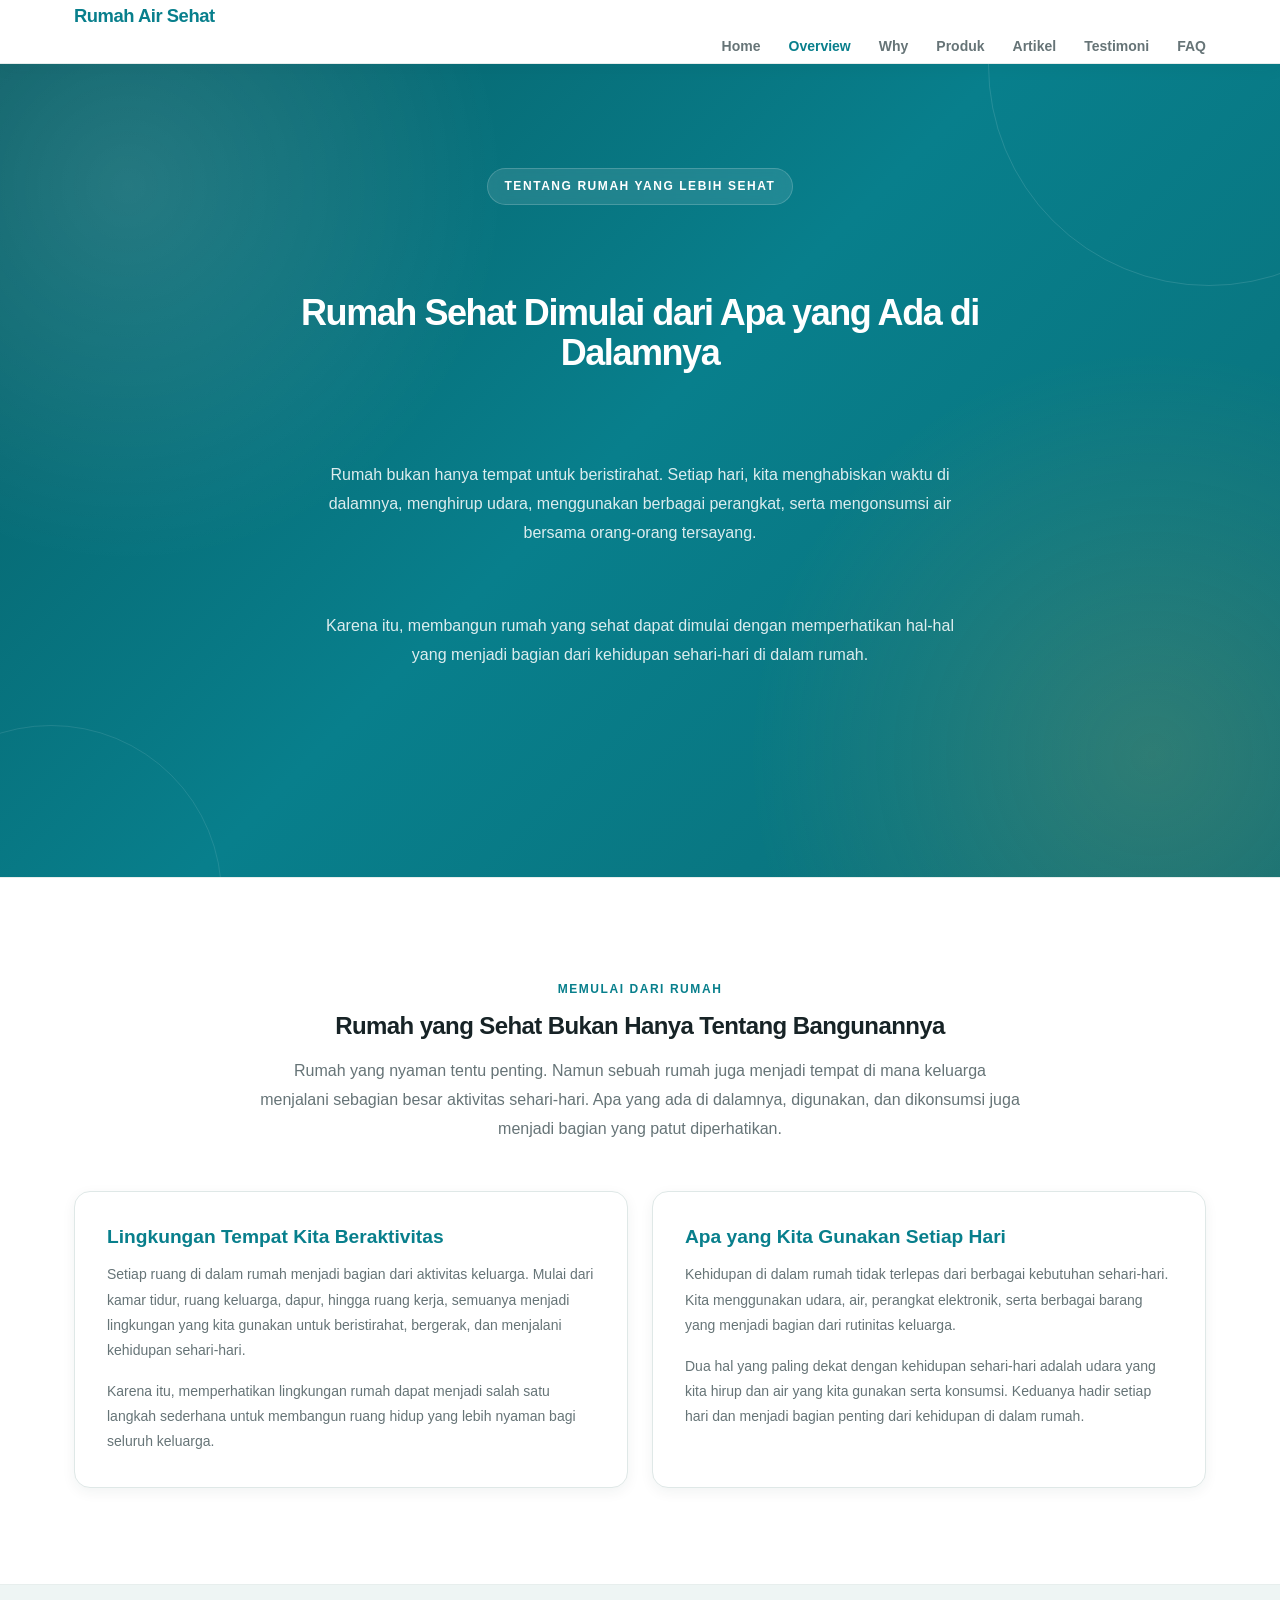
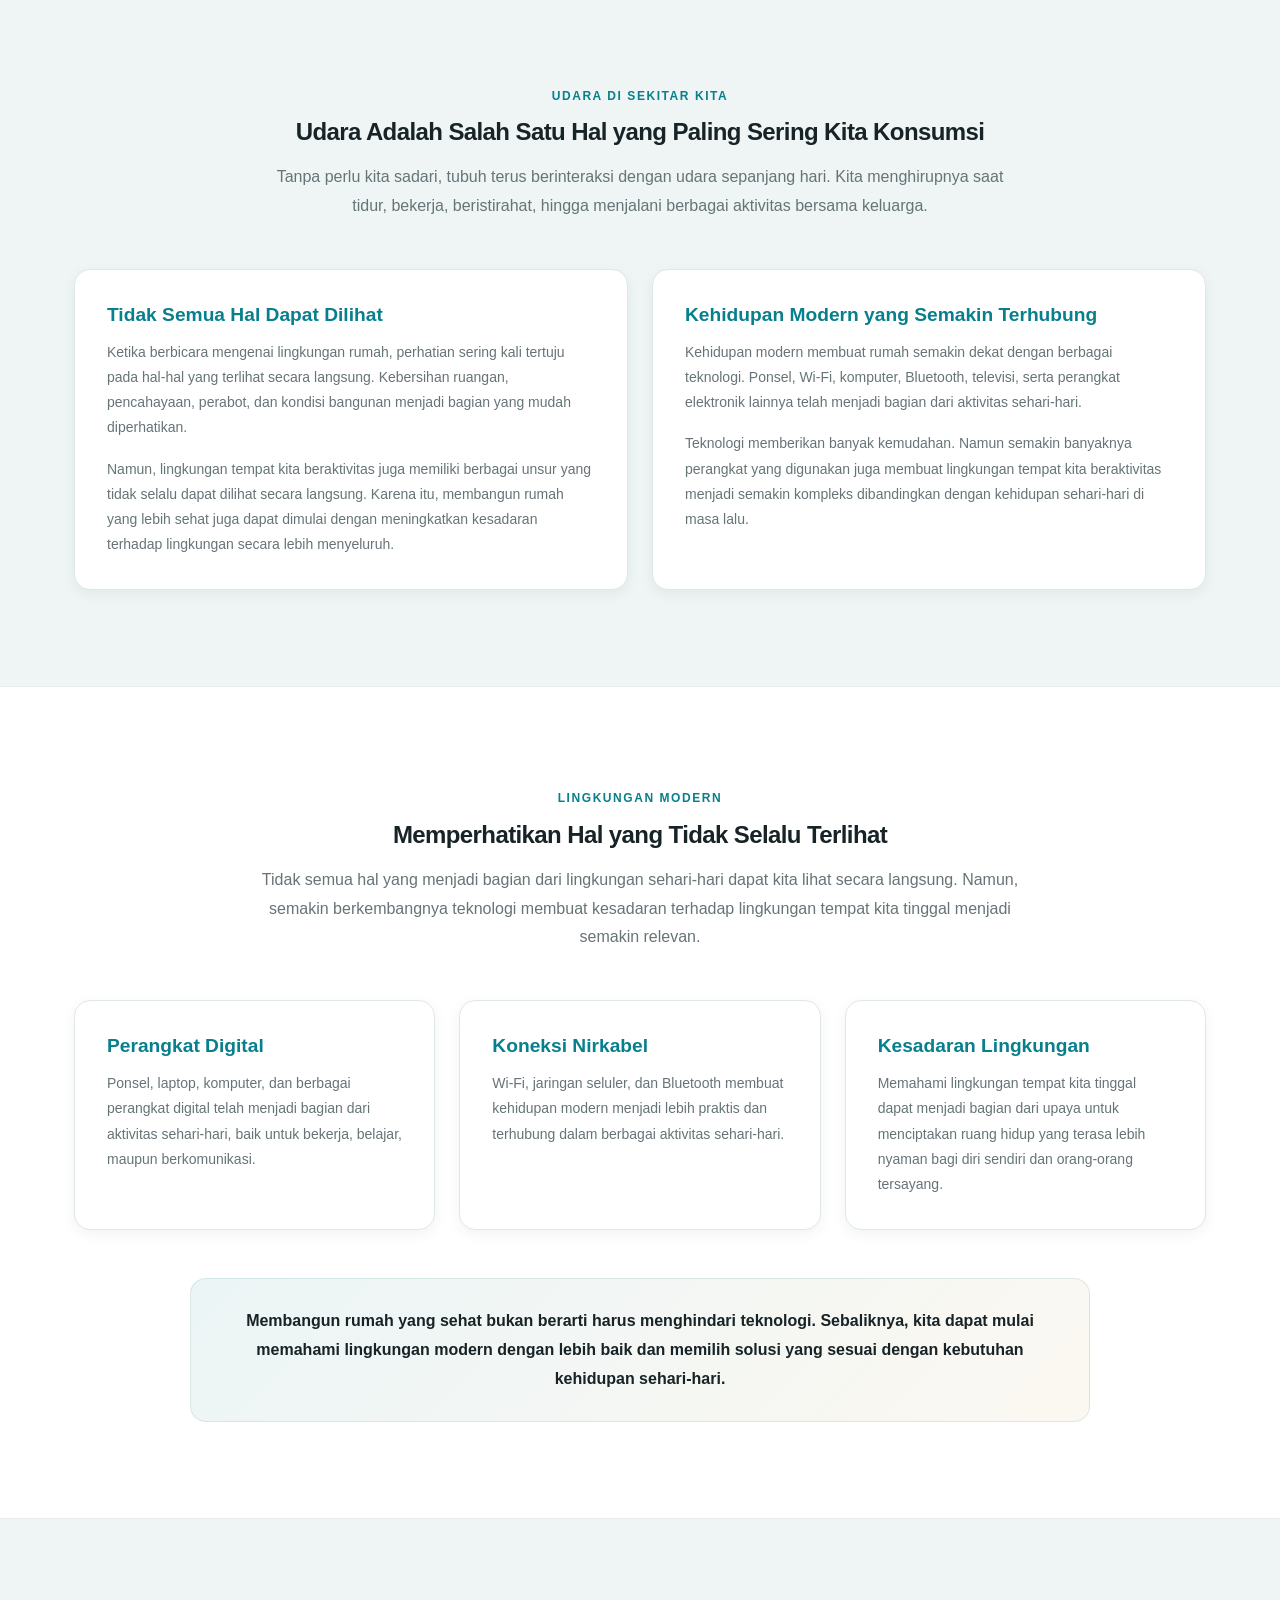
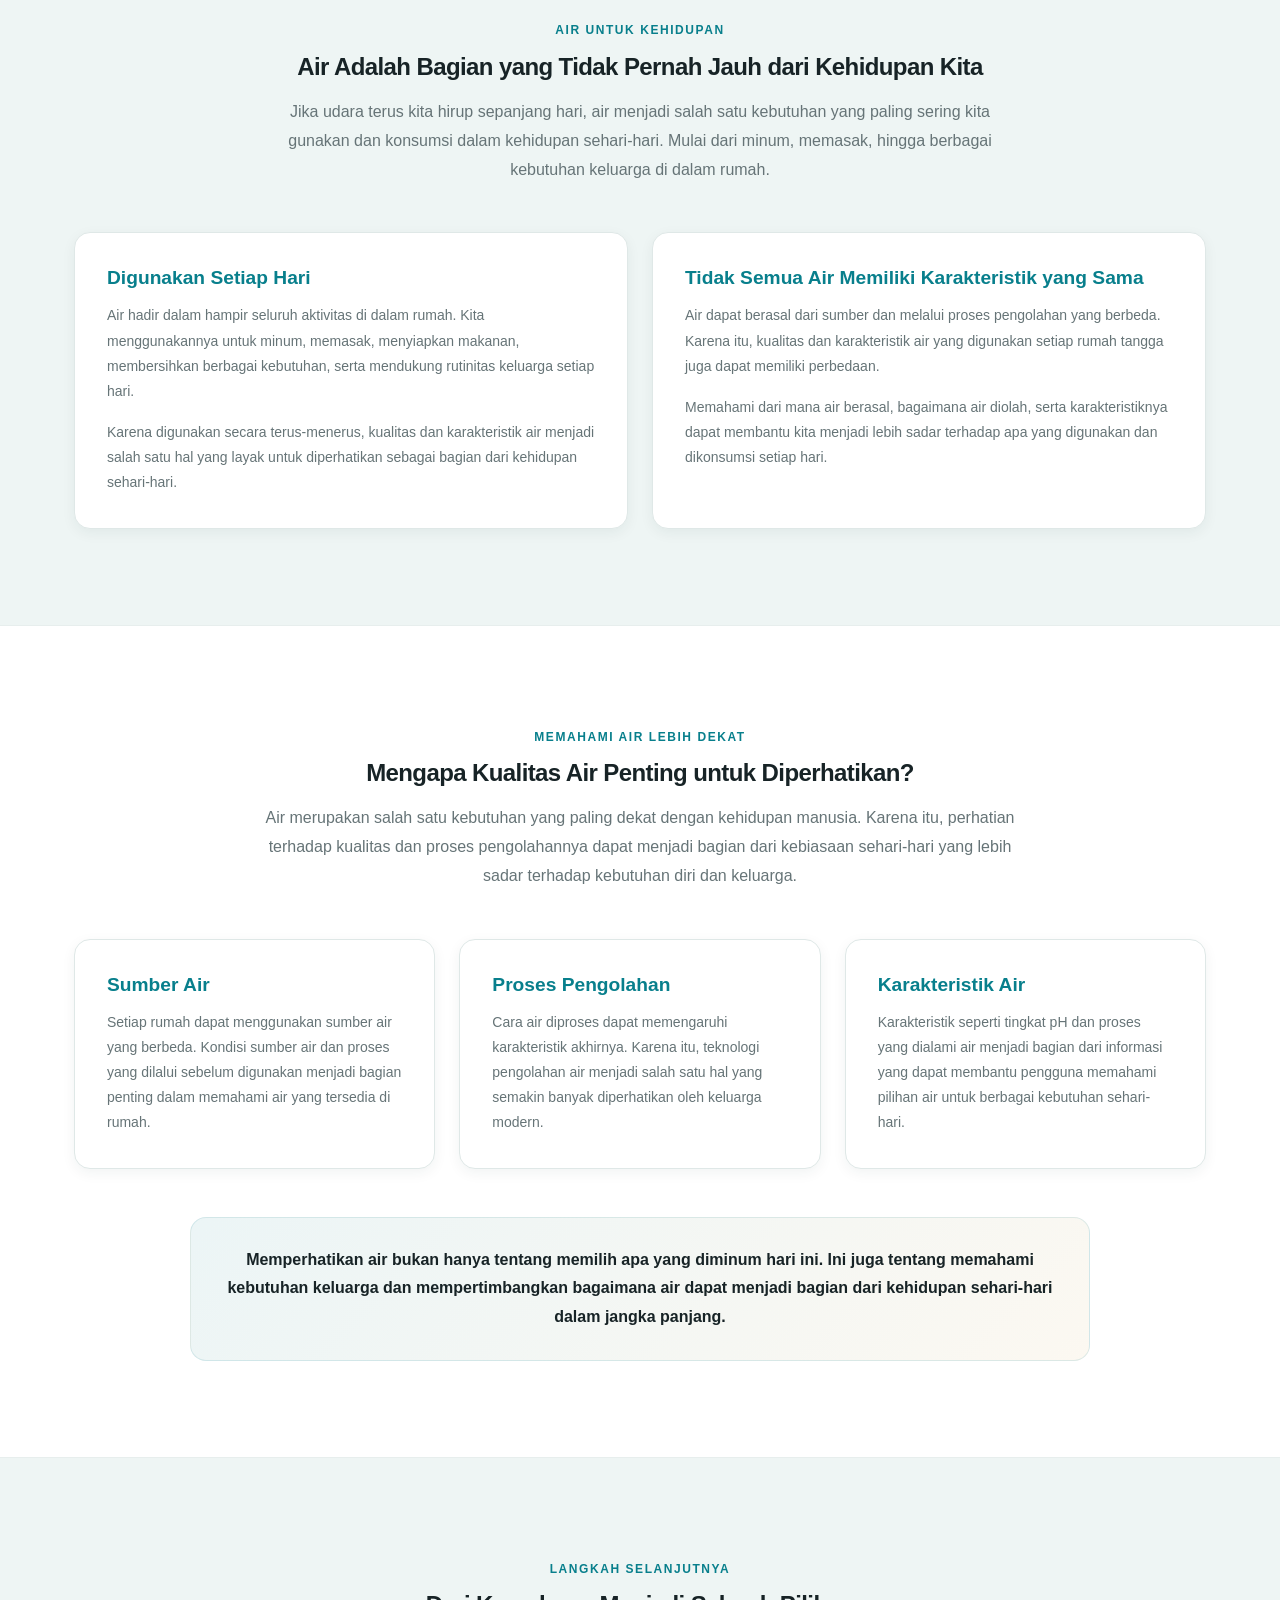
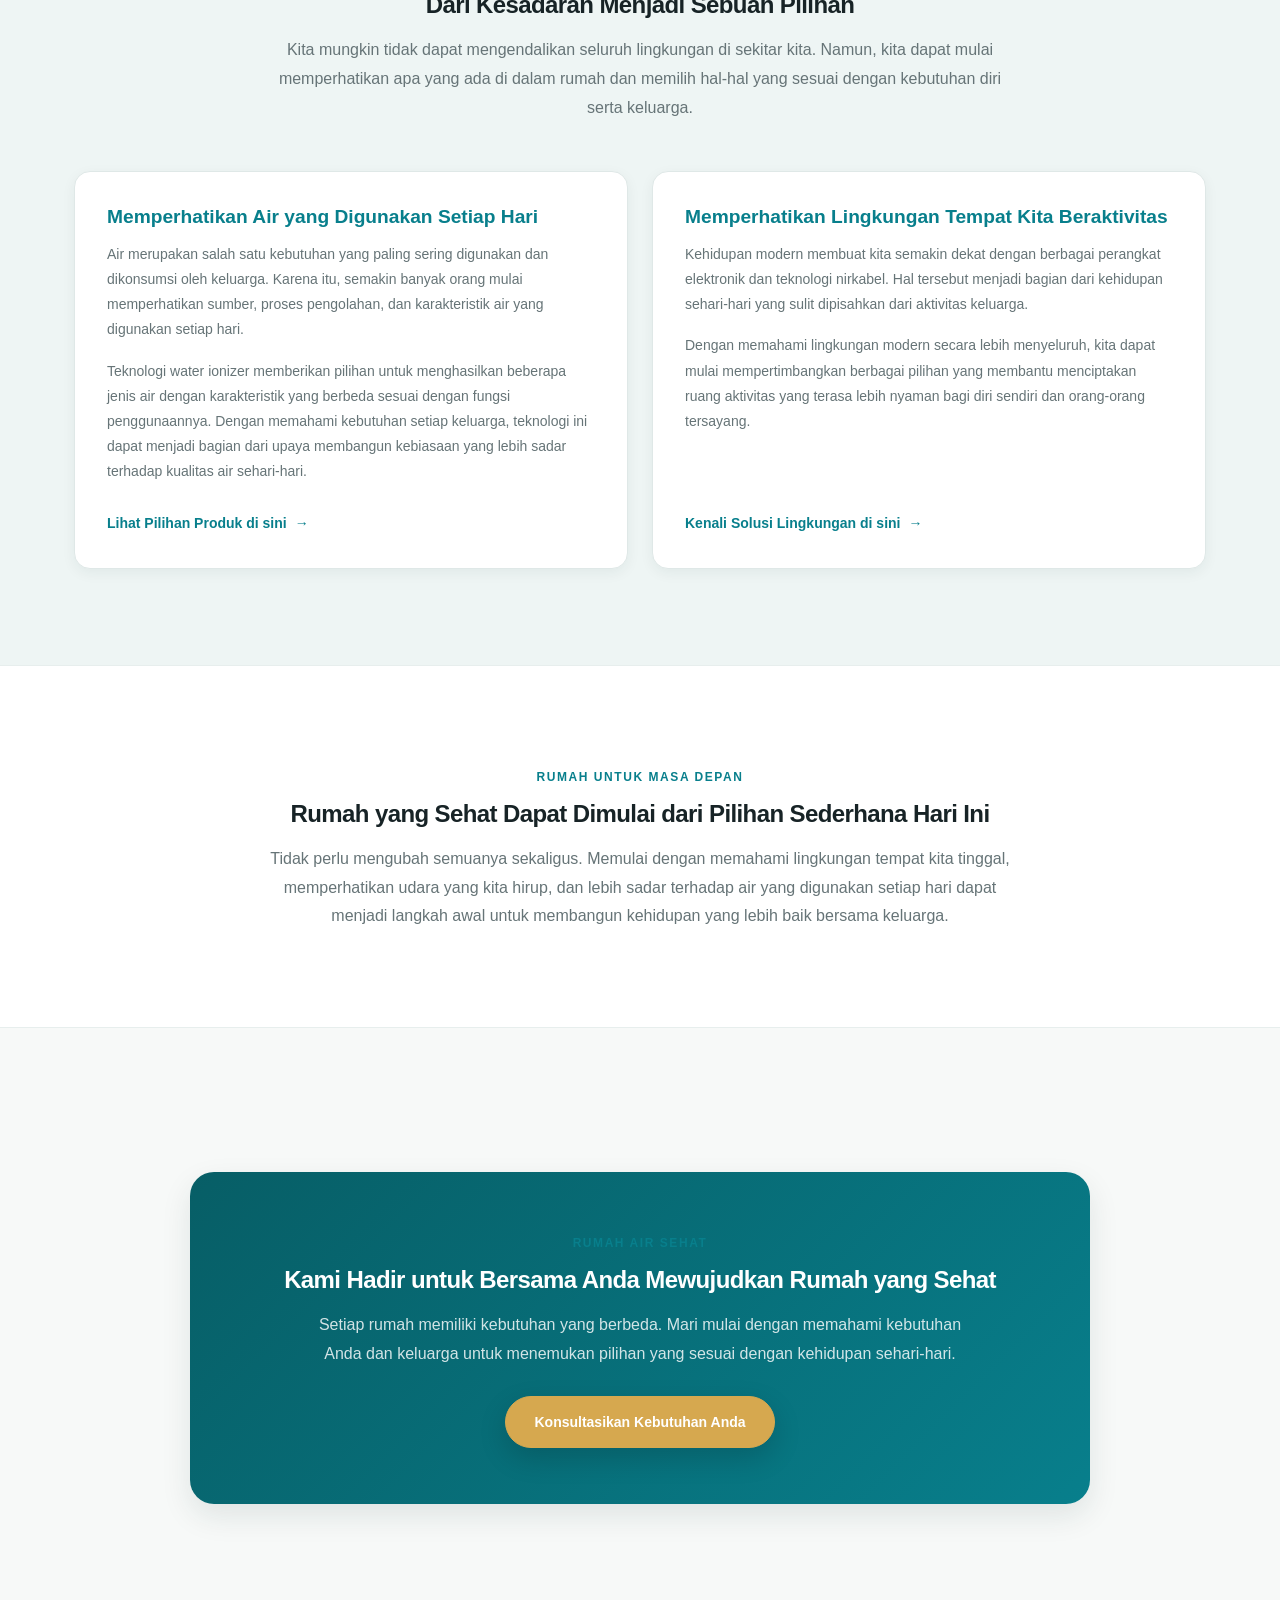
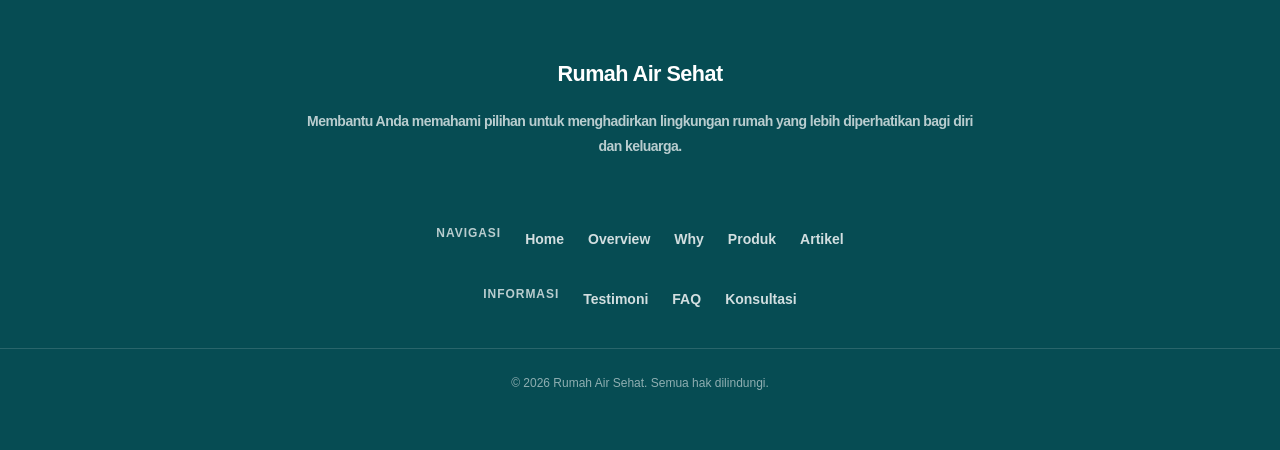
<file: overview.html>
<!DOCTYPE html>

<html
    lang="id"
>


<head>


    <meta
        charset="UTF-8"
    >


    <meta
        name="viewport"
        content="width=device-width, initial-scale=1.0"
    >


    <meta
        name="description"
        content="Kenali pentingnya menciptakan rumah yang sehat melalui perhatian terhadap lingkungan, udara, dan air yang digunakan setiap hari."
    >


    <title>
        Rumah Sehat Dimulai dari Dalam Rumah | Rumah Air Sehat
    </title>


    <link
        rel="stylesheet"
        href="style.css"
    >


</head>


<body>


    <!-- Header & Navigasi Utama -->

    <header
        class="site-header"
    >


        <div
            class="container nav-container"
        >


            <a
                    href="index.html"
                    class="site-logo"
                    aria-label="Rumah Air Sehat"
                >
                    Rumah Air Sehat
            </a>


            <nav
                class="nav-menu"
                aria-label="Navigasi Utama"
            >


                <a
                    href="index.html"
                    class="nav-link"
                >
                    Home
                </a>


                <a
                    href="overview.html"
                    class="nav-link active"
                >
                    Overview
                </a>


                <a
                    href="why.html"
                    class="nav-link"
                >
                    Why
                </a>


                <a
                    href="produk.html"
                    class="nav-link"
                >
                    Produk
                </a>


                <a
                    href="artikel.html"
                    class="nav-link"
                >
                    Artikel
                </a>


                <a
                    href="index.html#testimoni"
                    class="nav-link"
                >
                    Testimoni
                </a>


                <a
                    href="index.html#faq"
                    class="nav-link"
                >
                    FAQ
                </a>


            </nav>


        </div>


    </header>
        <!-- Hero Overview -->

    <main>


        <section
    class="hero-section overview-hero"
>


            <div
                class="container hero-container"
            >


                <div
                    class="hero-content"
                >


                    <span
                        class="hero-eyebrow"
                    >
                        Tentang Rumah yang Lebih Sehat
                    </span>


                    <h1
                        class="hero-title"
                    >
                        Rumah Sehat Dimulai dari
                        Apa yang Ada di Dalamnya
                    </h1>


                    <p
                        class="hero-description"
                    >
                        Rumah bukan hanya tempat untuk beristirahat.
                        Setiap hari, kita menghabiskan waktu di dalamnya,
                        menghirup udara, menggunakan berbagai perangkat,
                        serta mengonsumsi air bersama orang-orang
                        tersayang.
                    </p>


                    <p
                        class="hero-description"
                    >
                        Karena itu, membangun rumah yang sehat dapat
                        dimulai dengan memperhatikan hal-hal yang menjadi
                        bagian dari kehidupan sehari-hari di dalam rumah.
                    </p>


                    <div
                        class="hero-actions"
                    >


                    </div>


                </div>


            </div>


        </section>


        <!-- Apa Itu Rumah Sehat -->

        <section
            id="rumah-sehat"
            class="section-padding section-white"
        >


            <div
                class="container"
            >


                <div
                    class="section-title-wrapper"
                >


                    <span
                        class="section-eyebrow"
                    >
                        Memulai dari Rumah
                    </span>


                    <h2
                        class="section-title"
                    >
                        Rumah yang Sehat Bukan Hanya
                        Tentang Bangunannya
                    </h2>


                    <p
                        class="section-description"
                    >
                        Rumah yang nyaman tentu penting. Namun sebuah
                        rumah juga menjadi tempat di mana keluarga
                        menjalani sebagian besar aktivitas sehari-hari.
                        Apa yang ada di dalamnya, digunakan, dan
                        dikonsumsi juga menjadi bagian yang patut
                        diperhatikan.
                    </p>


                </div>


                <div
                    class="content-grid content-grid-2"
                >


                    <div
                        class="content-card"
                    >


                        <h3
                            class="content-card-title"
                        >
                            Lingkungan Tempat Kita Beraktivitas
                        </h3>


                        <p
                            class="content-card-description"
                        >
                            Setiap ruang di dalam rumah menjadi bagian
                            dari aktivitas keluarga. Mulai dari kamar
                            tidur, ruang keluarga, dapur, hingga ruang
                            kerja, semuanya menjadi lingkungan yang kita
                            gunakan untuk beristirahat, bergerak, dan
                            menjalani kehidupan sehari-hari.
                        </p>


                        <p
                            class="content-card-description"
                        >
                            Karena itu, memperhatikan lingkungan rumah
                            dapat menjadi salah satu langkah sederhana
                            untuk membangun ruang hidup yang lebih nyaman
                            bagi seluruh keluarga.
                        </p>


                    </div>


                    <div
                        class="content-card"
                    >


                        <h3
                            class="content-card-title"
                        >
                            Apa yang Kita Gunakan Setiap Hari
                        </h3>


                        <p
                            class="content-card-description"
                        >
                            Kehidupan di dalam rumah tidak terlepas dari
                            berbagai kebutuhan sehari-hari. Kita
                            menggunakan udara, air, perangkat elektronik,
                            serta berbagai barang yang menjadi bagian dari
                            rutinitas keluarga.
                        </p>


                        <p
                            class="content-card-description"
                        >
                            Dua hal yang paling dekat dengan kehidupan
                            sehari-hari adalah udara yang kita hirup dan
                            air yang kita gunakan serta konsumsi. Keduanya
                            hadir setiap hari dan menjadi bagian penting
                            dari kehidupan di dalam rumah.
                        </p>


                    </div>


                </div>


            </div>


        </section>
                <!-- Udara dan Lingkungan -->

        <section
            class="section-padding section-soft"
        >


            <div
                class="container"
            >


                <div
                    class="section-title-wrapper"
                >


                    <span
                        class="section-eyebrow"
                    >
                        Udara di Sekitar Kita
                    </span>


                    <h2
                        class="section-title"
                    >
                        Udara Adalah Salah Satu Hal
                        yang Paling Sering Kita Konsumsi
                    </h2>


                    <p
                        class="section-description"
                    >
                        Tanpa perlu kita sadari, tubuh terus berinteraksi
                        dengan udara sepanjang hari. Kita menghirupnya saat
                        tidur, bekerja, beristirahat, hingga menjalani
                        berbagai aktivitas bersama keluarga.
                    </p>


                </div>


                <div
                    class="content-grid content-grid-2"
                >


                    <div
                        class="content-card"
                    >


                        <h3
                            class="content-card-title"
                        >
                            Tidak Semua Hal Dapat Dilihat
                        </h3>


                        <p
                            class="content-card-description"
                        >
                            Ketika berbicara mengenai lingkungan rumah,
                            perhatian sering kali tertuju pada hal-hal yang
                            terlihat secara langsung. Kebersihan ruangan,
                            pencahayaan, perabot, dan kondisi bangunan
                            menjadi bagian yang mudah diperhatikan.
                        </p>


                        <p
                            class="content-card-description"
                        >
                            Namun, lingkungan tempat kita beraktivitas juga
                            memiliki berbagai unsur yang tidak selalu dapat
                            dilihat secara langsung. Karena itu, membangun
                            rumah yang lebih sehat juga dapat dimulai dengan
                            meningkatkan kesadaran terhadap lingkungan secara
                            lebih menyeluruh.
                        </p>


                    </div>


                    <div
                        class="content-card"
                    >


                        <h3
                            class="content-card-title"
                        >
                            Kehidupan Modern yang Semakin Terhubung
                        </h3>


                        <p
                            class="content-card-description"
                        >
                            Kehidupan modern membuat rumah semakin dekat
                            dengan berbagai teknologi. Ponsel, Wi-Fi,
                            komputer, Bluetooth, televisi, serta perangkat
                            elektronik lainnya telah menjadi bagian dari
                            aktivitas sehari-hari.
                        </p>


                        <p
                            class="content-card-description"
                        >
                            Teknologi memberikan banyak kemudahan. Namun
                            semakin banyaknya perangkat yang digunakan juga
                            membuat lingkungan tempat kita beraktivitas
                            menjadi semakin kompleks dibandingkan dengan
                            kehidupan sehari-hari di masa lalu.
                        </p>


                    </div>


                </div>


            </div>


        </section>


        <!-- Hal-Hal yang Tidak Selalu Terlihat -->

        <section
            class="section-padding section-white"
        >


            <div
                class="container"
            >


                <div
                    class="section-title-wrapper text-center"
                >


                    <span
                        class="section-eyebrow"
                    >
                        Lingkungan Modern
                    </span>


                    <h2
                        class="section-title"
                    >
                        Memperhatikan Hal yang Tidak
                        Selalu Terlihat
                    </h2>


                    <p
                        class="section-description"
                    >
                        Tidak semua hal yang menjadi bagian dari lingkungan
                        sehari-hari dapat kita lihat secara langsung. Namun,
                        semakin berkembangnya teknologi membuat kesadaran
                        terhadap lingkungan tempat kita tinggal menjadi
                        semakin relevan.
                    </p>


                </div>


                <div
                    class="content-grid content-grid-3"
                >


                    <div
                        class="content-card"
                    >


                        <h3
                            class="content-card-title"
                        >
                            Perangkat Digital
                        </h3>


                        <p
                            class="content-card-description"
                        >
                            Ponsel, laptop, komputer, dan berbagai perangkat
                            digital telah menjadi bagian dari aktivitas
                            sehari-hari, baik untuk bekerja, belajar, maupun
                            berkomunikasi.
                        </p>


                    </div>


                    <div
                        class="content-card"
                    >


                        <h3
                            class="content-card-title"
                        >
                            Koneksi Nirkabel
                        </h3>


                        <p
                            class="content-card-description"
                        >
                            Wi-Fi, jaringan seluler, dan Bluetooth membuat
                            kehidupan modern menjadi lebih praktis dan
                            terhubung dalam berbagai aktivitas sehari-hari.
                        </p>


                    </div>


                    <div
                        class="content-card"
                    >


                        <h3
                            class="content-card-title"
                        >
                            Kesadaran Lingkungan
                        </h3>


                        <p
                            class="content-card-description"
                        >
                            Memahami lingkungan tempat kita tinggal dapat
                            menjadi bagian dari upaya untuk menciptakan ruang
                            hidup yang terasa lebih nyaman bagi diri sendiri
                            dan orang-orang tersayang.
                        </p>


                    </div>


                </div>


                <div
                    class="content-highlight"
                >


                    <p>
                        Membangun rumah yang sehat bukan berarti harus
                        menghindari teknologi. Sebaliknya, kita dapat mulai
                        memahami lingkungan modern dengan lebih baik dan
                        memilih solusi yang sesuai dengan kebutuhan
                        kehidupan sehari-hari.
                    </p>


                </div>


            </div>


        </section>
                <!-- Air dalam Kehidupan Sehari-hari -->

        <section
            id="air-sehat"
            class="section-padding section-soft"
        >


            <div
                class="container"
            >


                <div
                    class="section-title-wrapper"
                >


                    <span
                        class="section-eyebrow"
                    >
                        Air untuk Kehidupan
                    </span>


                    <h2
                        class="section-title"
                    >
                        Air Adalah Bagian yang Tidak
                        Pernah Jauh dari Kehidupan Kita
                    </h2>


                    <p
                        class="section-description"
                    >
                        Jika udara terus kita hirup sepanjang hari, air
                        menjadi salah satu kebutuhan yang paling sering kita
                        gunakan dan konsumsi dalam kehidupan sehari-hari.
                        Mulai dari minum, memasak, hingga berbagai kebutuhan
                        keluarga di dalam rumah.
                    </p>


                </div>


                <div
                    class="content-grid content-grid-2"
                >


                    <div
                        class="content-card"
                    >


                        <h3
                            class="content-card-title"
                        >
                            Digunakan Setiap Hari
                        </h3>


                        <p
                            class="content-card-description"
                        >
                            Air hadir dalam hampir seluruh aktivitas di dalam
                            rumah. Kita menggunakannya untuk minum, memasak,
                            menyiapkan makanan, membersihkan berbagai
                            kebutuhan, serta mendukung rutinitas keluarga
                            setiap hari.
                        </p>


                        <p
                            class="content-card-description"
                        >
                            Karena digunakan secara terus-menerus, kualitas
                            dan karakteristik air menjadi salah satu hal yang
                            layak untuk diperhatikan sebagai bagian dari
                            kehidupan sehari-hari.
                        </p>


                    </div>


                    <div
                        class="content-card"
                    >


                        <h3
                            class="content-card-title"
                        >
                            Tidak Semua Air Memiliki
                            Karakteristik yang Sama
                        </h3>


                        <p
                            class="content-card-description"
                        >
                            Air dapat berasal dari sumber dan melalui proses
                            pengolahan yang berbeda. Karena itu, kualitas dan
                            karakteristik air yang digunakan setiap rumah
                            tangga juga dapat memiliki perbedaan.
                        </p>


                        <p
                            class="content-card-description"
                        >
                            Memahami dari mana air berasal, bagaimana air
                            diolah, serta karakteristiknya dapat membantu
                            kita menjadi lebih sadar terhadap apa yang
                            digunakan dan dikonsumsi setiap hari.
                        </p>


                    </div>


                </div>


            </div>


        </section>


        <!-- Mengapa Kualitas Air Penting -->

        <section
            class="section-padding section-white"
        >


            <div
                class="container"
            >


                <div
                    class="section-title-wrapper text-center"
                >


                    <span
                        class="section-eyebrow"
                    >
                        Memahami Air Lebih Dekat
                    </span>


                    <h2
                        class="section-title"
                    >
                        Mengapa Kualitas Air Penting
                        untuk Diperhatikan?
                    </h2>


                    <p
                        class="section-description"
                    >
                        Air merupakan salah satu kebutuhan yang paling dekat
                        dengan kehidupan manusia. Karena itu, perhatian
                        terhadap kualitas dan proses pengolahannya dapat
                        menjadi bagian dari kebiasaan sehari-hari yang lebih
                        sadar terhadap kebutuhan diri dan keluarga.
                    </p>


                </div>


                <div
                    class="content-grid content-grid-3"
                >


                    <div
                        class="content-card"
                    >


                        <h3
                            class="content-card-title"
                        >
                            Sumber Air
                        </h3>


                        <p
                            class="content-card-description"
                        >
                            Setiap rumah dapat menggunakan sumber air yang
                            berbeda. Kondisi sumber air dan proses yang
                            dilalui sebelum digunakan menjadi bagian penting
                            dalam memahami air yang tersedia di rumah.
                        </p>


                    </div>


                    <div
                        class="content-card"
                    >


                        <h3
                            class="content-card-title"
                        >
                            Proses Pengolahan
                        </h3>


                        <p
                            class="content-card-description"
                        >
                            Cara air diproses dapat memengaruhi karakteristik
                            akhirnya. Karena itu, teknologi pengolahan air
                            menjadi salah satu hal yang semakin banyak
                            diperhatikan oleh keluarga modern.
                        </p>


                    </div>


                    <div
                        class="content-card"
                    >


                        <h3
                            class="content-card-title"
                        >
                            Karakteristik Air
                        </h3>


                        <p
                            class="content-card-description"
                        >
                            Karakteristik seperti tingkat pH dan proses yang
                            dialami air menjadi bagian dari informasi yang
                            dapat membantu pengguna memahami pilihan air
                            untuk berbagai kebutuhan sehari-hari.
                        </p>


                    </div>


                </div>


                <div
                    class="content-highlight"
                >


                    <p>
                        Memperhatikan air bukan hanya tentang memilih apa
                        yang diminum hari ini. Ini juga tentang memahami
                        kebutuhan keluarga dan mempertimbangkan bagaimana
                        air dapat menjadi bagian dari kehidupan sehari-hari
                        dalam jangka panjang.
                    </p>


                </div>


            </div>


        </section>
        <!-- Dari Kesadaran Menjadi Pilihan -->

        <section
            id="solusi"
            class="section-padding section-soft"
        >


            <div
                class="container"
            >


                <div
                    class="section-title-wrapper text-center"
                >


                    <span
                        class="section-eyebrow"
                    >
                        Langkah Selanjutnya
                    </span>


                    <h2
                        class="section-title"
                    >
                        Dari Kesadaran Menjadi
                        Sebuah Pilihan
                    </h2>


                    <p
                        class="section-description"
                    >
                        Kita mungkin tidak dapat mengendalikan seluruh
                        lingkungan di sekitar kita. Namun, kita dapat mulai
                        memperhatikan apa yang ada di dalam rumah dan memilih
                        hal-hal yang sesuai dengan kebutuhan diri serta
                        keluarga.
                    </p>


                </div>


                <div
                    class="content-grid content-grid-2"
                >


                    <div
                        class="content-card"
                    >


                        <h3
                            class="content-card-title"
                        >
                            Memperhatikan Air yang
                            Digunakan Setiap Hari
                        </h3>


                        <p
                            class="content-card-description"
                        >
                            Air merupakan salah satu kebutuhan yang paling
                            sering digunakan dan dikonsumsi oleh keluarga.
                            Karena itu, semakin banyak orang mulai
                            memperhatikan sumber, proses pengolahan, dan
                            karakteristik air yang digunakan setiap hari.
                        </p>


                        <p
                            class="content-card-description"
                        >
                            Teknologi water ionizer memberikan pilihan untuk
                            menghasilkan beberapa jenis air dengan
                            karakteristik yang berbeda sesuai dengan fungsi
                            penggunaannya. Dengan memahami kebutuhan setiap
                            keluarga, teknologi ini dapat menjadi bagian dari
                            upaya membangun kebiasaan yang lebih sadar
                            terhadap kualitas air sehari-hari.
                        </p>


                        <a
                            href="produk.html"
                            class="text-link"
                        >
                            Lihat Pilihan Produk di sini
                        </a>


                    </div>


                    <div
                        class="content-card"
                    >


                        <h3
                            class="content-card-title"
                        >
                            Memperhatikan Lingkungan
                            Tempat Kita Beraktivitas
                        </h3>


                        <p
                            class="content-card-description"
                        >
                            Kehidupan modern membuat kita semakin dekat
                            dengan berbagai perangkat elektronik dan
                            teknologi nirkabel. Hal tersebut menjadi bagian
                            dari kehidupan sehari-hari yang sulit dipisahkan
                            dari aktivitas keluarga.
                        </p>


                        <p
                            class="content-card-description"
                        >
                            Dengan memahami lingkungan modern secara lebih
                            menyeluruh, kita dapat mulai mempertimbangkan
                            berbagai pilihan yang membantu menciptakan ruang
                            aktivitas yang terasa lebih nyaman bagi diri
                            sendiri dan orang-orang tersayang.
                        </p>


                        <a
                            href="produk.html"
                            class="text-link"
                        >
                            Kenali Solusi Lingkungan di sini
                        </a>


                    </div>


                </div>


            </div>


        </section>


        <!-- Penutup Overview -->

        <section
            class="section-padding section-white"
        >


            <div
                class="container"
            >


                <div
                    class="closing-statement text-center"
                >


                    <span
                        class="section-eyebrow"
                    >
                        Rumah untuk Masa Depan
                    </span>


                    <h2
                        class="section-title"
                    >
                        Rumah yang Sehat Dapat Dimulai
                        dari Pilihan Sederhana Hari Ini
                    </h2>


                    <p
                        class="section-description"
                    >
                        Tidak perlu mengubah semuanya sekaligus. Memulai
                        dengan memahami lingkungan tempat kita tinggal,
                        memperhatikan udara yang kita hirup, dan lebih sadar
                        terhadap air yang digunakan setiap hari dapat menjadi
                        langkah awal untuk membangun kehidupan yang lebih
                        baik bersama keluarga.
                    </p>


                </div>


            </div>


        </section>


        <!-- CTA Utama -->

        <section
            class="section-padding section-cta"
        >


            <div
                class="container"
            >


                <div
                    class="cta-wrapper text-center"
                >


                    <span
                        class="section-eyebrow"
                    >
                        Rumah Air Sehat
                    </span>


                    <h2
                        class="cta-title"
                    >
                        Kami Hadir untuk Bersama Anda
                        Mewujudkan Rumah yang Sehat
                    </h2>


                    <p
                        class="cta-description"
                    >
                        Setiap rumah memiliki kebutuhan yang berbeda.
                        Mari mulai dengan memahami kebutuhan Anda dan
                        keluarga untuk menemukan pilihan yang sesuai
                        dengan kehidupan sehari-hari.
                    </p>


                    <a
                        href="https://wa.me/6285797953495"
                        class="btn-primary-cta"
                        target="_blank"
                        rel="noopener noreferrer"
                    >
                        Konsultasikan Kebutuhan Anda
                    </a>


                </div>


            </div>


        </section>


    </main>


    <!-- Footer -->

    <footer
        class="site-footer"
    >


        <div
            class="container footer-container"
        >


            <div
                class="footer-brand"
            >


                <a
                    href="index.html"
                    class="footer-logo"
                >
                    Rumah Air Sehat
                </a>


                <p
                    class="footer-description"
                >
                    Membantu Anda memahami pilihan untuk menghadirkan
                    lingkungan rumah yang lebih diperhatikan bagi diri
                    dan keluarga.
                </p>


            </div>


            <div
                class="footer-links"
            >


                <h3
                    class="footer-title"
                >
                    Navigasi
                </h3>


                <a
                    href="index.html"
                >
                    Home
                </a>


                <a
                    href="overview.html"
                >
                    Overview
                </a>


                <a
                    href="why.html"
                >
                    Why
                </a>


                <a
                    href="produk.html"
                >
                    Produk
                </a>


                <a
                    href="artikel.html"
                >
                    Artikel
                </a>


            </div>


            <div
                class="footer-links"
            >


                <h3
                    class="footer-title"
                >
                    Informasi
                </h3>


                <a
                    href="index.html#testimoni"
                >
                    Testimoni
                </a>


                <a
                    href="index.html#faq"
                >
                    FAQ
                </a>


                <a
                    href="https://wa.me/6285797953495"
                    target="_blank"
                    rel="noopener noreferrer"
                >
                    Konsultasi
                </a>


            </div>


        </div>


        <div
            class="footer-bottom"
        >


            <div
                class="container"
            >


                <p>
                    © 2026 Rumah Air Sehat.
                    Semua hak dilindungi.
                </p>


            </div>


        </div>


    </footer>


</body>
</html>
</file>
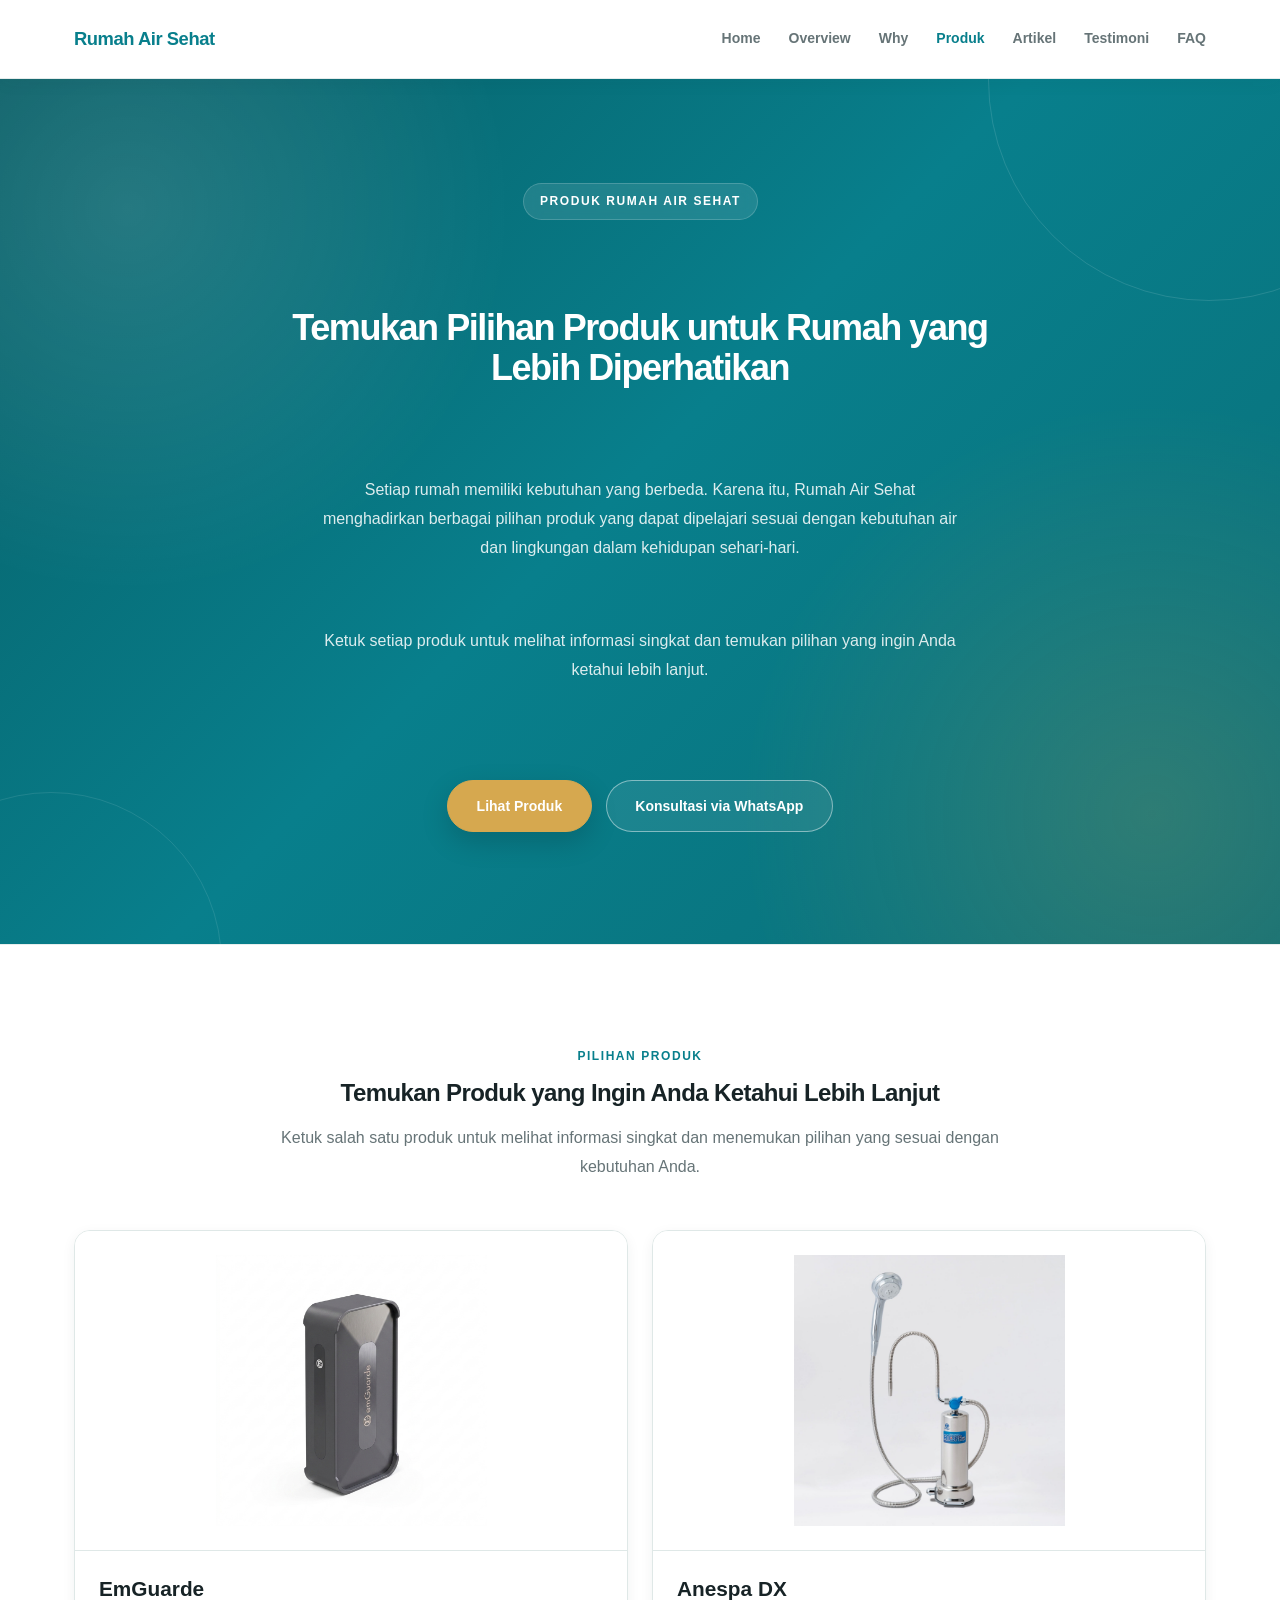
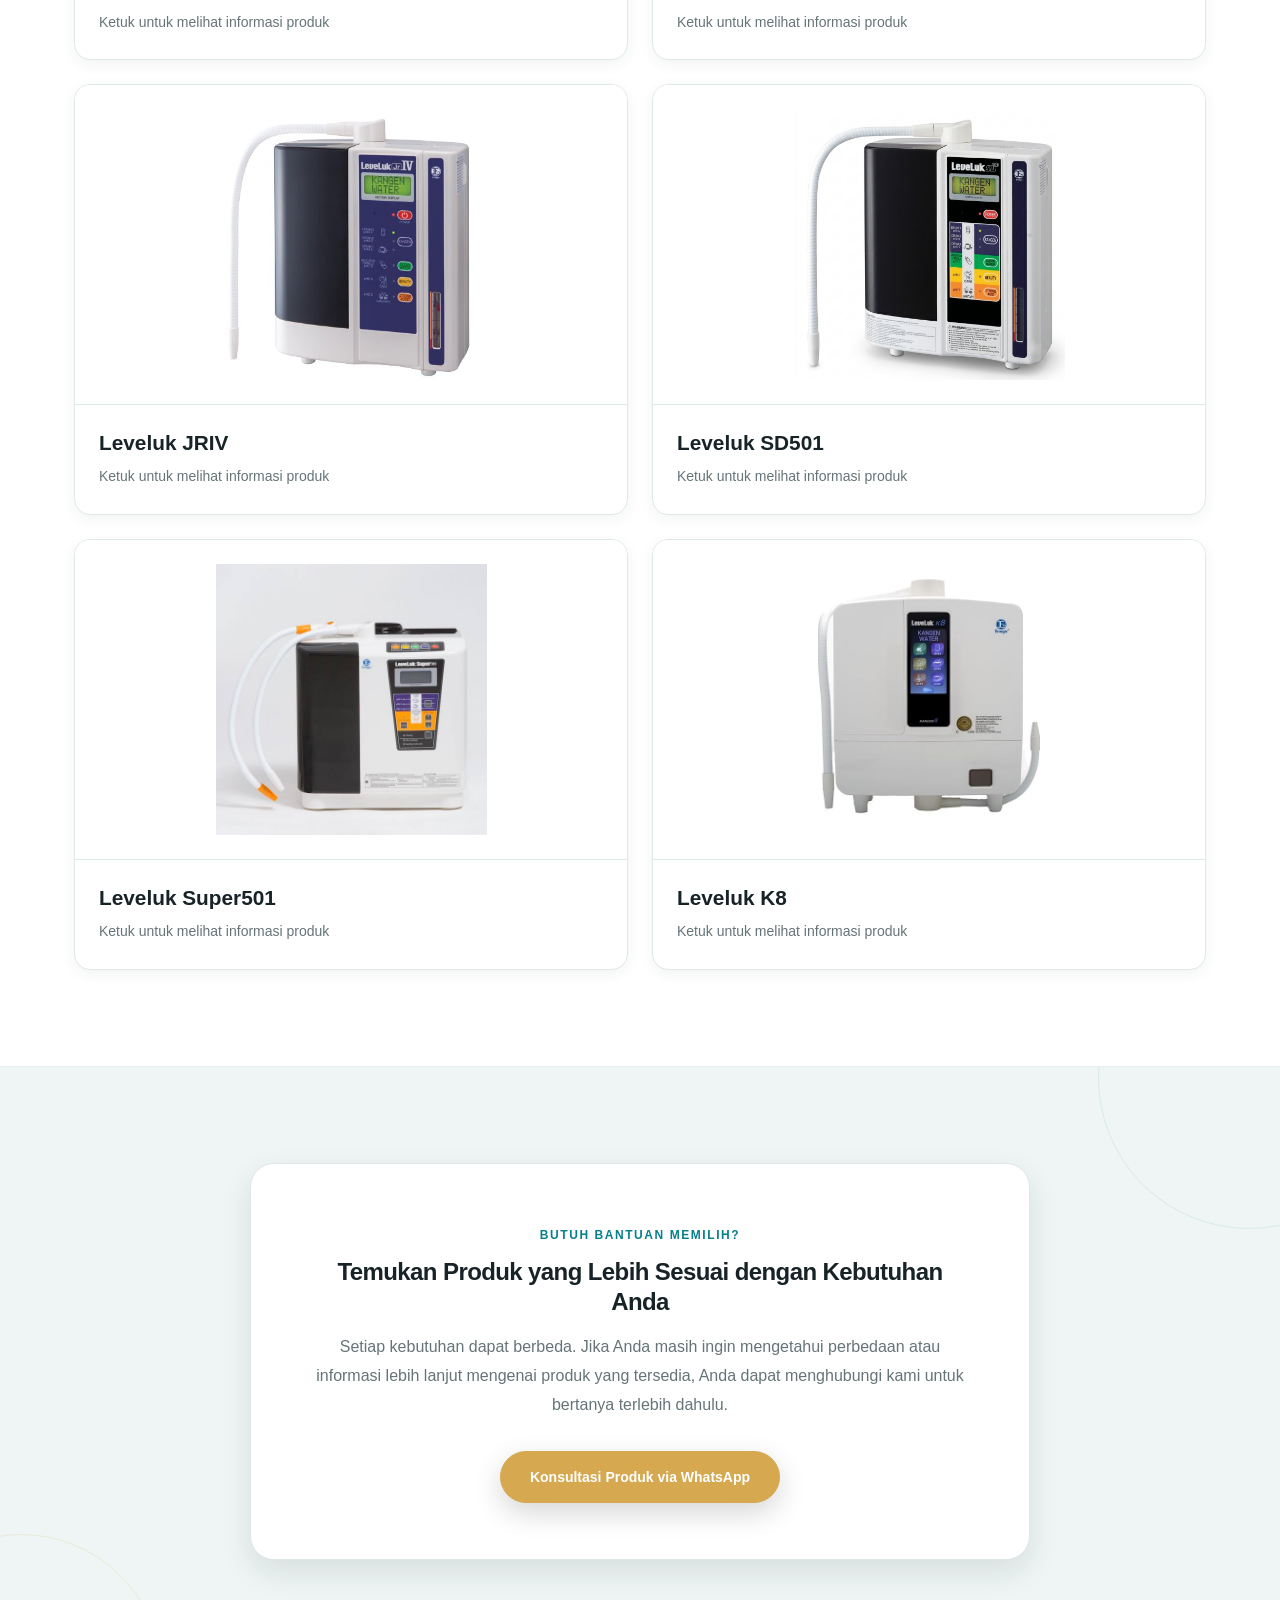
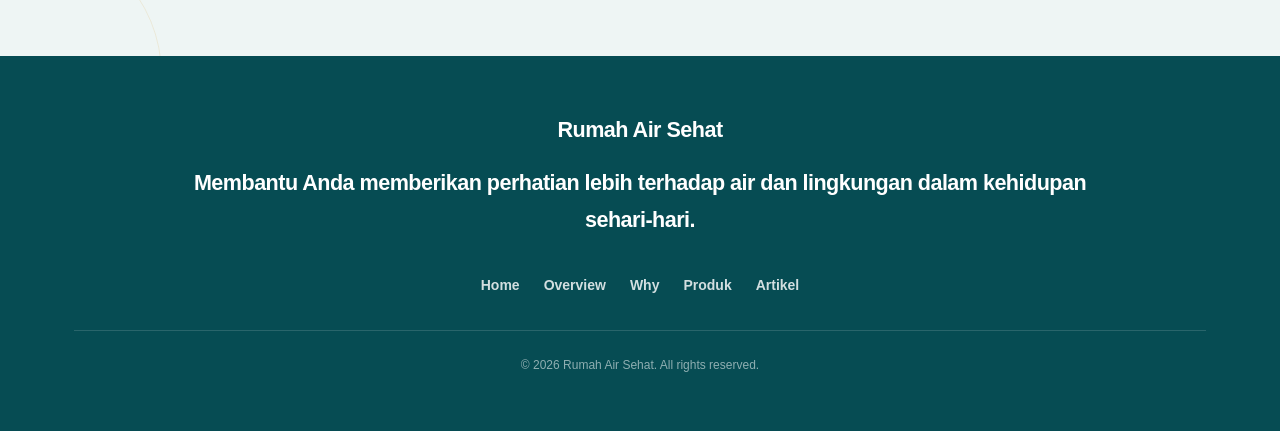
<file: produk.html>
<!DOCTYPE html>

<html
    lang="id"
>


<head>


    <meta
        charset="UTF-8"
    >


    <meta
        name="viewport"
        content="width=device-width, initial-scale=1.0"
    >


    <meta
        name="description"
        content="Temukan berbagai produk untuk mendukung kebutuhan air dan lingkungan rumah bersama Rumah Air Sehat."
    >


    <title>
        Produk | Rumah Air Sehat
    </title>


    <link
        rel="stylesheet"
        href="style.css"
    >


</head>


<body>


    <!-- Header & Navigasi Utama -->

    <header
        class="site-header"
    >


        <div
            class="container"
        >


            <div
                class="nav-wrapper"
            >


                <a
                    href="index.html"
                    class="site-logo"
                >
                    Rumah Air Sehat
                </a>


                <nav
                    class="nav-menu"
                    aria-label="Navigasi Utama"
                >


                    <a
                        href="index.html"
                        class="nav-link"
                    >
                        Home
                    </a>


                    <a
                        href="overview.html"
                        class="nav-link"
                    >
                        Overview
                    </a>


                    <a
                        href="why.html"
                        class="nav-link"
                    >
                        Why
                    </a>


                    <a
                        href="produk.html"
                        class="nav-link active"
                    >
                        Produk
                    </a>


                    <a
                        href="artikel.html"
                        class="nav-link"
                    >
                        Artikel
                    </a>


                    <a
                        href="index.html#testimoni"
                        class="nav-link"
                    >
                        Testimoni
                    </a>


                    <a
                        href="index.html#faq"
                        class="nav-link"
                    >
                        FAQ
                    </a>


                </nav>


            </div>


        </div>


    </header>
        <main>


        <!-- Hero Produk -->

        <section
            class="hero-section product-hero"
        >


            <div
                class="container hero-container"
            >


                <div
                    class="hero-content"
                >


                    <span
                        class="hero-eyebrow"
                    >
                        Produk Rumah Air Sehat
                    </span>


                    <h1
                        class="hero-title"
                    >
                        Temukan Pilihan Produk
                        untuk Rumah yang Lebih Diperhatikan
                    </h1>


                    <p
                        class="hero-description"
                    >
                        Setiap rumah memiliki kebutuhan yang berbeda.
                        Karena itu, Rumah Air Sehat menghadirkan berbagai
                        pilihan produk yang dapat dipelajari sesuai dengan
                        kebutuhan air dan lingkungan dalam kehidupan
                        sehari-hari.
                    </p>


                    <p
                        class="hero-description"
                    >
                        Ketuk setiap produk untuk melihat informasi singkat
                        dan temukan pilihan yang ingin Anda ketahui lebih
                        lanjut.
                    </p>


                    <div
                        class="hero-actions"
                    >


                        <a
                            href="#daftar-produk"
                            class="btn-primary-cta"
                        >
                            Lihat Produk
                        </a>


                        <a
                            href="https://wa.me/6285797953495"
                            class="btn-secondary-cta"
                            target="_blank"
                            rel="noopener noreferrer"
                        >
                            Konsultasi via WhatsApp
                        </a>


                    </div>


                </div>


            </div>


        </section>
                <!-- Daftar Produk -->

        <section
            id="daftar-produk"
            class="section-padding section-white"
        >


            <div
                class="container"
            >


                <div
                    class="section-title-wrapper text-center"
                >


                    <span
                        class="section-eyebrow"
                    >
                        Pilihan Produk
                    </span>


                    <h2
                        class="section-title"
                    >
                        Temukan Produk yang Ingin
                        Anda Ketahui Lebih Lanjut
                    </h2>


                    <p
                        class="section-description"
                    >
                        Ketuk salah satu produk untuk melihat informasi
                        singkat dan menemukan pilihan yang sesuai dengan
                        kebutuhan Anda.
                    </p>


                </div>


                <div
                    class="product-grid"
                >


                    <!-- EmGuarde -->

                    <article
                        class="product-card"
                    >


                        <button
                            type="button"
                            class="product-card-toggle"
                            aria-expanded="false"
                        >


                            <img
                                src="assets/emguarde.png"
                                alt="EmGuarde"
                                class="product-image"
                            >


                            <span
                                class="product-card-content"
                            >


                                <span
                                    class="product-name"
                                >
                                    EmGuarde
                                </span>


                                <span
                                    class="product-toggle-text"
                                >
                                    Ketuk untuk melihat informasi produk
                                </span>


                            </span>


                        </button>


                        <div
                            class="product-card-details"
                        >


                            <p>
                                EmGuarde merupakan produk yang dirancang
                                untuk menjadi bagian dari perhatian terhadap
                                lingkungan modern yang dipenuhi berbagai
                                perangkat elektronik dan teknologi dalam
                                kehidupan sehari-hari.
                            </p>


                            <a
                                href="https://wa.me/6285797953495"
                                class="btn-primary-cta"
                                target="_blank"
                                rel="noopener noreferrer"
                            >
                                Tanyakan Produk
                            </a>


                        </div>


                    </article>


                    <!-- Anespa DX -->

                    <article
                        class="product-card"
                    >


                        <button
                            type="button"
                            class="product-card-toggle"
                            aria-expanded="false"
                        >


                            <img
                                src="assets/anespa_dx.jpg"
                                alt="Anespa DX"
                                class="product-image"
                            >


                            <span
                                class="product-card-content"
                            >


                                <span
                                    class="product-name"
                                >
                                    Anespa DX
                                </span>


                                <span
                                    class="product-toggle-text"
                                >
                                    Ketuk untuk melihat informasi produk
                                </span>


                            </span>


                        </button>


                        <div
                            class="product-card-details"
                          
                        >


                            <p>
                                Anespa DX merupakan salah satu pilihan produk
                                Enagic yang dirancang untuk mendukung
                                pengalaman penggunaan air dalam aktivitas
                                sehari-hari di rumah.
                            </p>


                            <a
                                href="https://wa.me/6285797953495"
                                class="btn-primary-cta"
                                target="_blank"
                                rel="noopener noreferrer"
                            >
                                Tanyakan Produk
                            </a>


                        </div>


                    </article>


                                    <!-- Leveluk JRIV -->

                    <article
                        class="product-card"
                    >


                        <button
                            type="button"
                            class="product-card-toggle"
                            aria-expanded="false"
                        >


                            <img
                                src="assets/leveluk_jriv.jpg"
                                alt="Mesin Kangen Water Leveluk JRIV"
                                class="product-image"
                            >


                            <span
                                class="product-card-content"
                            >


                                <span
                                    class="product-name"
                                >
                                    Leveluk JRIV
                                </span>


                                <span
                                    class="product-toggle-text"
                                >
                                    Ketuk untuk melihat informasi produk
                                </span>


                            </span>


                        </button>


                        <div
                            class="product-card-details"
                        
                        >


                            <p>
                                Leveluk JRIV merupakan mesin ionisasi air
                                yang menghasilkan berbagai jenis air sesuai
                                dengan pengaturan dan kebutuhan penggunaan
                                sehari-hari.
                            </p>


                            <a
                                href="https://wa.me/6285797953495"
                                class="btn-primary-cta"
                                target="_blank"
                                rel="noopener noreferrer"
                            >
                                Tanyakan Produk
                            </a>


                        </div>


                    </article>


                    <!-- Leveluk SD501 -->

                    <article
                        class="product-card"
                    >


                        <button
                            type="button"
                            class="product-card-toggle"
                            aria-expanded="false"
                        >


                            <img
                                src="assets/leveluk_sd.png"
                                alt="Mesin Kangen Water Leveluk SD501"
                                class="product-image"
                            >


                            <span
                                class="product-card-content"
                            >


                                <span
                                    class="product-name"
                                >
                                    Leveluk SD501
                                </span>


                                <span
                                    class="product-toggle-text"
                                >
                                    Ketuk untuk melihat informasi produk
                                </span>


                            </span>


                        </button>


                        <div
                            class="product-card-details"
                        
                        >


                            <p>
                                Leveluk SD501 merupakan salah satu pilihan
                                mesin ionisasi air untuk membantu memenuhi
                                kebutuhan penggunaan air sehari-hari dengan
                                berbagai pilihan karakteristik air yang dapat
                                dihasilkan.
                            </p>


                            <a
                                href="https://wa.me/6285797953495"
                                class="btn-primary-cta"
                                target="_blank"
                                rel="noopener noreferrer"
                            >
                                Tanyakan Produk
                            </a>


                        </div>


                    </article>
                          <!-- Leveluk Super501 -->

                    <article
                        class="product-card"
                    >


                        <button
                            type="button"
                            class="product-card-toggle"
                            aria-expanded="false"
                        >


                            <img
                                src="assets/leveluk_super.jpeg"
                                alt="Mesin Kangen Water Leveluk Super501"
                                class="product-image"
                            >


                            <span
                                class="product-card-content"
                            >


                                <span
                                    class="product-name"
                                >
                                    Leveluk Super501
                                </span>


                                <span
                                    class="product-toggle-text"
                                >
                                    Ketuk untuk melihat informasi produk
                                </span>


                            </span>


                        </button>


                        <div
                            class="product-card-details"
                          
                        >


                            <p>
                                Leveluk Super501 merupakan mesin ionisasi air
                                yang menyediakan beberapa pilihan jenis air
                                untuk mendukung berbagai kebutuhan penggunaan
                                dalam kehidupan sehari-hari.
                            </p>


                            <a
                                href="https://wa.me/6285797953495"
                                class="btn-primary-cta"
                                target="_blank"
                                rel="noopener noreferrer"
                            >
                                Tanyakan Produk
                            </a>


                        </div>


                    </article>


                    <!-- Leveluk K8 -->

                    <article
                        class="product-card"
                    >


                        <button
                            type="button"
                            class="product-card-toggle"
                            aria-expanded="false"
                        >


                            <img
                                src="assets/leveluk_k8.jpg"
                                alt="Mesin Kangen Water Leveluk K8"
                                class="product-image"
                            >


                            <span
                                class="product-card-content"
                            >


                                <span
                                    class="product-name"
                                >
                                    Leveluk K8
                                </span>


                                <span
                                    class="product-toggle-text"
                                >
                                    Ketuk untuk melihat informasi produk
                                </span>


                            </span>


                        </button>


                        <div
                            class="product-card-details"
                        
                        >


                            <p>
                                Leveluk K8 merupakan salah satu mesin ionisasi
                                air dari Enagic yang dirancang untuk menghasilkan
                                berbagai pilihan air melalui pengaturan yang
                                dapat disesuaikan dengan kebutuhan penggunaan
                                sehari-hari.
                            </p>


                            <a
                                href="https://wa.me/6285797953495"
                                class="btn-primary-cta"
                                target="_blank"
                                rel="noopener noreferrer"
                            >
                                Tanyakan Produk
                            </a>


                        </div>


                    </article>


                </div>


            </div>


        </section>
                <!-- CTA Produk -->

        <section
            class="section-padding product-cta-section"
        >


            <div
                class="container"
            >


                <div
                    class="product-cta-content"
                >


                    <span
                        class="section-eyebrow"
                    >
                        Butuh Bantuan Memilih?
                    </span>


                    <h2
                        class="section-title"
                    >
                        Temukan Produk yang Lebih Sesuai
                        dengan Kebutuhan Anda
                    </h2>


                    <p
                        class="section-description"
                    >
                        Setiap kebutuhan dapat berbeda. Jika Anda masih
                        ingin mengetahui perbedaan atau informasi lebih
                        lanjut mengenai produk yang tersedia, Anda dapat
                        menghubungi kami untuk bertanya terlebih dahulu.
                    </p>


                    <div
                        class="hero-actions"
                    >


                        <a
                            href="https://wa.me/6285797953495"
                            class="btn-primary-cta"
                            target="_blank"
                            rel="noopener noreferrer"
                        >
                            Konsultasi Produk via WhatsApp
                        </a>


                    </div>


                </div>


            </div>


        </section>
            </main>


    <!-- Footer -->

    <footer
        class="site-footer"
    >


        <div
            class="container"
        >


            <div
                class="footer-content"
            >


                <div
                    class="footer-brand"
                >


                    <a
                        href="index.html"
                        class="footer-logo"
                    >
                        Rumah Air Sehat
                    </a>


                    <p>
                        Membantu Anda memberikan perhatian lebih terhadap
                        air dan lingkungan dalam kehidupan sehari-hari.
                    </p>


                </div>


                <div
                    class="footer-links"
                >


                    <a
                        href="index.html"
                    >
                        Home
                    </a>


                    <a
                        href="overview.html"
                    >
                        Overview
                    </a>


                    <a
                        href="why.html"
                    >
                        Why
                    </a>


                    <a
                        href="produk.html"
                    >
                        Produk
                    </a>


                    <a
                        href="artikel.html"
                    >
                        Artikel
                    </a>


                </div>


            </div>


            <div
                class="footer-bottom"
            >


                <p>
                    © 2026 Rumah Air Sehat.
                    All rights reserved.
                </p>


            </div>


        </div>


    </footer>
        <script src="script.js"></script>


</body>
</html>
</file>
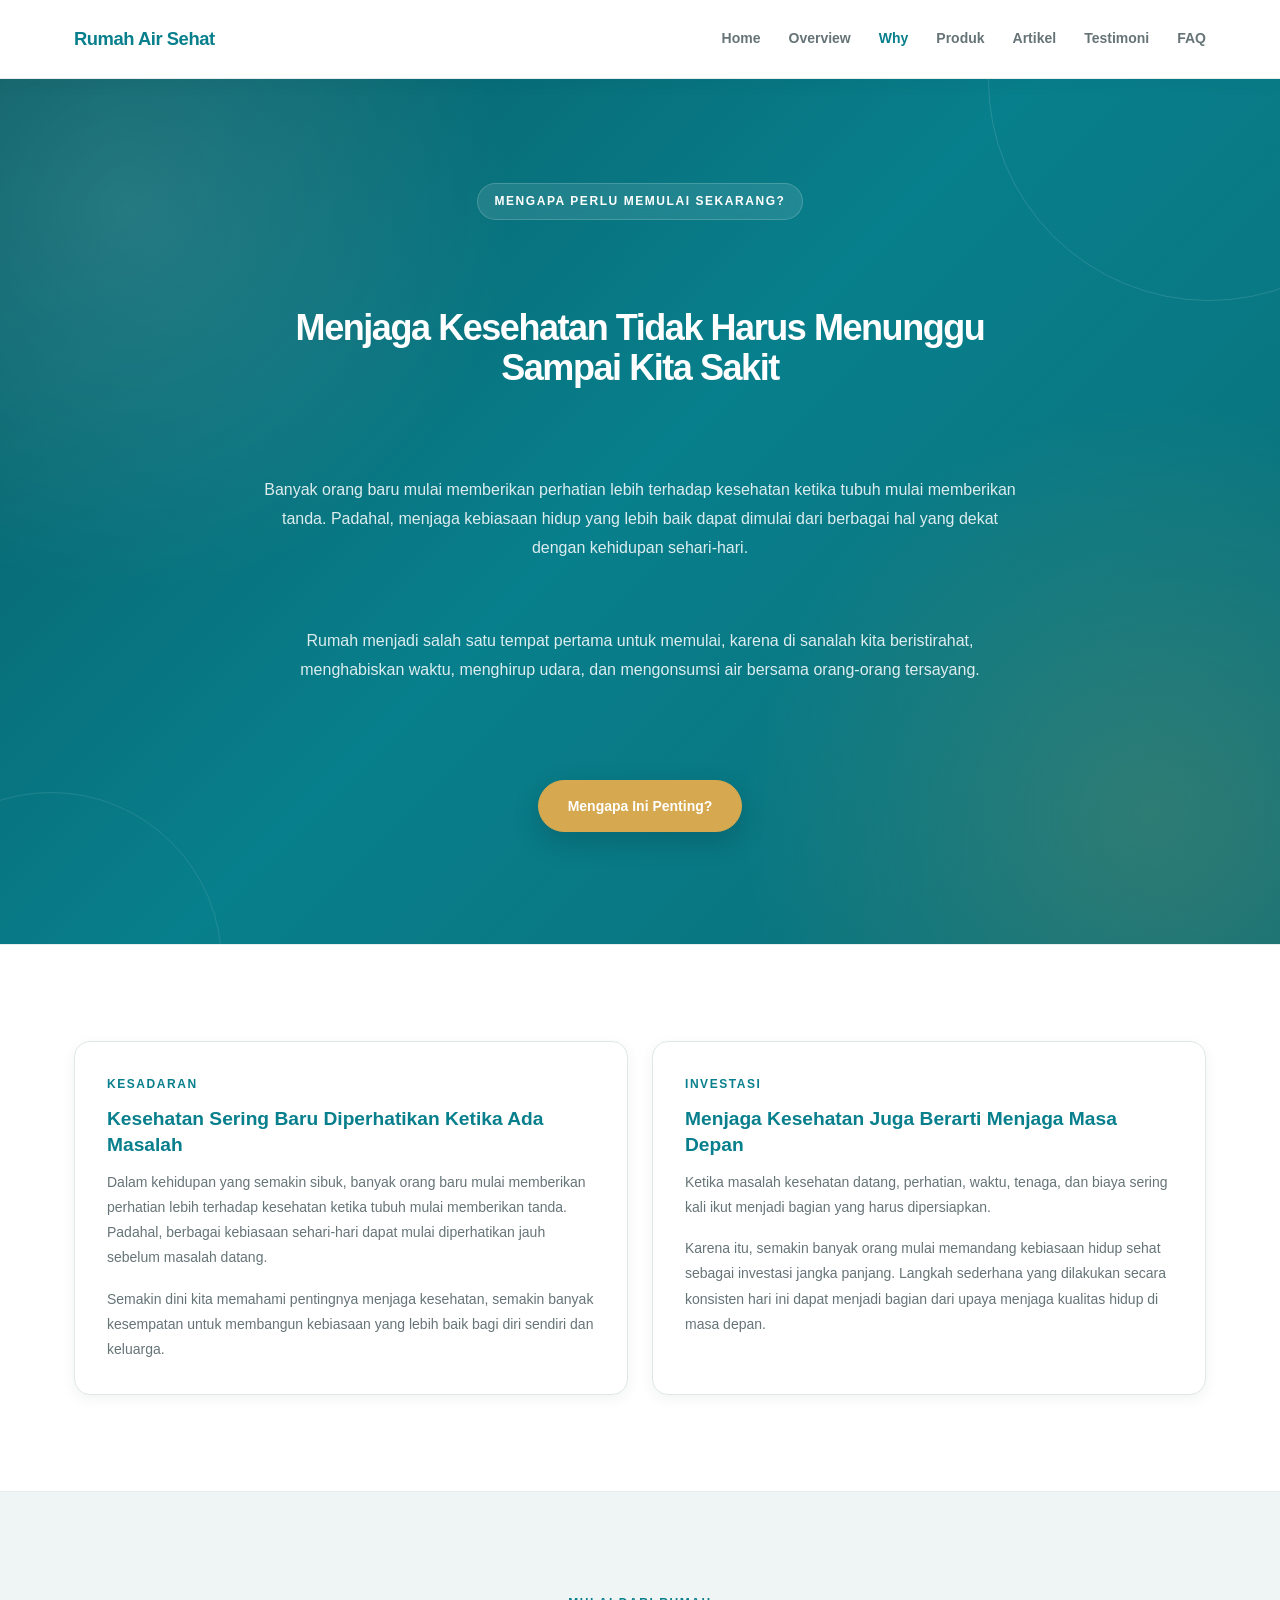
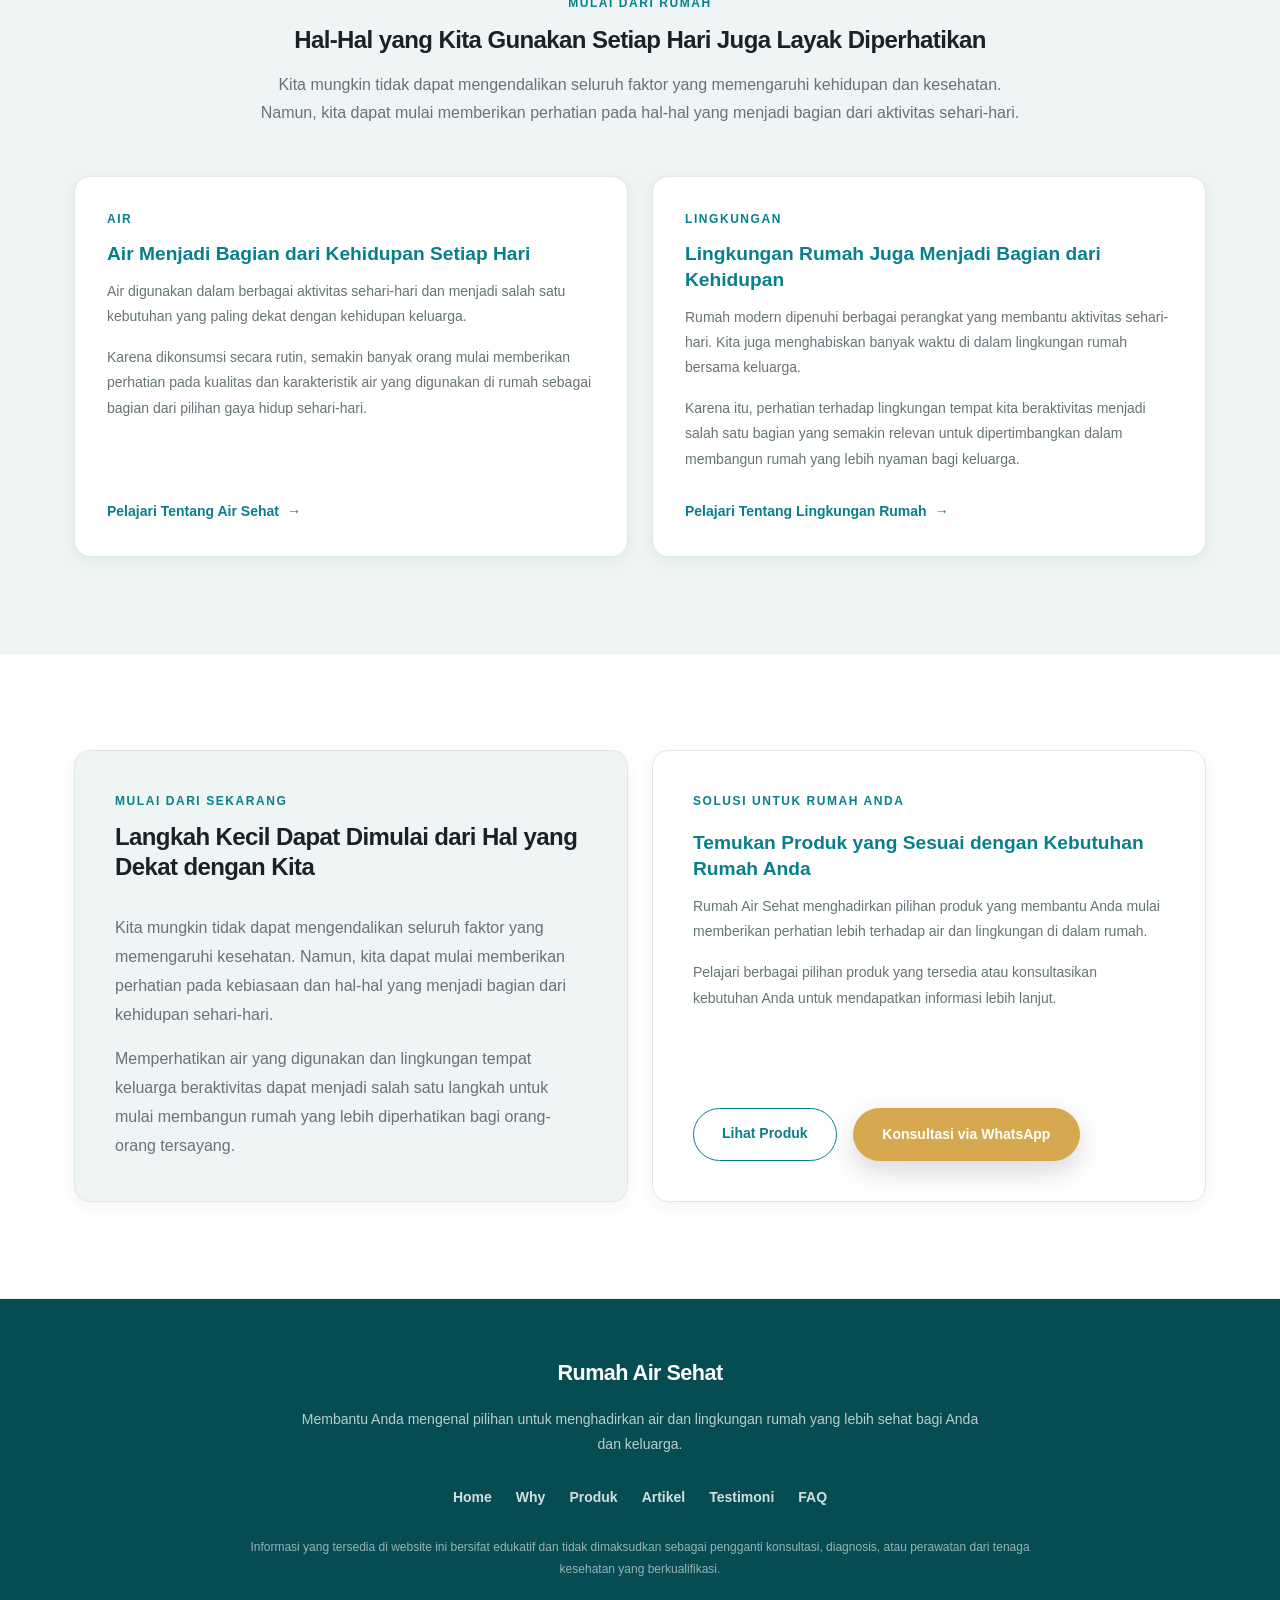
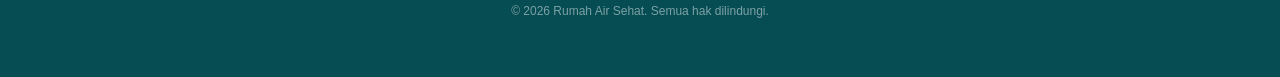
<file: why.html>
<!DOCTYPE html>

<html
    lang="id"
>


<head>


    <meta
        charset="UTF-8"
    >


    <meta
        name="viewport"
        content="width=device-width, initial-scale=1.0"
    >


    <meta
        name="description"
        content="Mengapa penting mulai memperhatikan kesehatan, air, dan lingkungan rumah sebagai bagian dari kehidupan sehari-hari."
    >


    <title>
        Mengapa Rumah Sehat Penting? | Rumah Air Sehat
    </title>


    <link
        rel="stylesheet"
        href="style.css"
    >


</head>


<body>


    <!-- Header & Navigasi Utama -->

    <header
        class="site-header"
    >


        <div
            class="container"
        >


            <div
                class="nav-wrapper"
            >


                <a
                    href="index.html"
                    class="site-logo"
                >
                    Rumah Air Sehat
                </a>


                <nav
                    class="nav-menu"
                    aria-label="Navigasi Utama"
                >


                    <a
                        href="index.html"
                        class="nav-link"
                    >
                        Home
                    </a>


                    <a
                        href="overview.html"
                        class="nav-link"
                    >
                        Overview
                    </a>


                    <a
                        href="why.html"
                        class="nav-link active"
                    >
                        Why
                    </a>


                    <a
                        href="produk.html"
                        class="nav-link"
                    >
                        Produk
                    </a>


                    <a
                        href="artikel.html"
                        class="nav-link"
                    >
                        Artikel
                    </a>


                    <a
                        href="index.html#testimoni"
                        class="nav-link"
                    >
                        Testimoni
                    </a>


                    <a
                        href="index.html#faq"
                        class="nav-link"
                    >
                        FAQ
                    </a>


                </nav>


            </div>


        </div>


    </header>


    <main>


        <!-- Hero Why -->

        <section
            class="hero-section why-hero"
        >


            <div
                class="container hero-container"
            >


                <div
                    class="hero-content"
                >


                    <span
                        class="hero-eyebrow"
                    >
                        Mengapa Perlu Memulai Sekarang?
                    </span>


                    <h1
                        class="hero-title"
                    >
                        Menjaga Kesehatan Tidak Harus
                        Menunggu Sampai Kita Sakit
                    </h1>


                    <p
                        class="hero-description"
                    >
                        Banyak orang baru mulai memberikan perhatian lebih
                        terhadap kesehatan ketika tubuh mulai memberikan tanda.
                        Padahal, menjaga kebiasaan hidup yang lebih baik dapat
                        dimulai dari berbagai hal yang dekat dengan kehidupan
                        sehari-hari.
                    </p>


                    <p
                        class="hero-description"
                    >
                        Rumah menjadi salah satu tempat pertama untuk memulai,
                        karena di sanalah kita beristirahat, menghabiskan waktu,
                        menghirup udara, dan mengonsumsi air bersama
                        orang-orang tersayang.
                    </p>


                    <div
                        class="hero-actions"
                    >


                        <a
                            href="#alasan"
                            class="btn-primary-cta"
                        >
                            Mengapa Ini Penting?
                        </a>


                    </div>


                </div>


            </div>


        </section>
                <!-- Alasan Memulai -->

        <section
            id="alasan"
            class="section-padding section-white"
        >


            <div
                class="container"
            >


                <div
                    class="content-grid content-grid-2"
                >


                    <!-- Konten 1 -->

                    <article
                        class="content-card"
                    >


                        <span
                            class="section-eyebrow"
                        >
                            Kesadaran
                        </span>


                        <h2
                            class="content-card-title"
                        >
                            Kesehatan Sering Baru
                            Diperhatikan Ketika Ada Masalah
                        </h2>


                        <p
                            class="content-card-description"
                        >
                            Dalam kehidupan yang semakin sibuk, banyak orang
                            baru mulai memberikan perhatian lebih terhadap
                            kesehatan ketika tubuh mulai memberikan tanda.
                            Padahal, berbagai kebiasaan sehari-hari dapat mulai
                            diperhatikan jauh sebelum masalah datang.
                        </p>


                        <p
                            class="content-card-description"
                        >
                            Semakin dini kita memahami pentingnya menjaga
                            kesehatan, semakin banyak kesempatan untuk
                            membangun kebiasaan yang lebih baik bagi diri
                            sendiri dan keluarga.
                        </p>


                    </article>


                    <!-- Konten 2 -->

                    <article
                        class="content-card"
                    >


                        <span
                            class="section-eyebrow"
                        >
                            Investasi
                        </span>


                        <h2
                            class="content-card-title"
                        >
                            Menjaga Kesehatan Juga
                            Berarti Menjaga Masa Depan
                        </h2>


                        <p
                            class="content-card-description"
                        >
                            Ketika masalah kesehatan datang, perhatian, waktu,
                            tenaga, dan biaya sering kali ikut menjadi bagian
                            yang harus dipersiapkan.
                        </p>


                        <p
                            class="content-card-description"
                        >
                            Karena itu, semakin banyak orang mulai memandang
                            kebiasaan hidup sehat sebagai investasi jangka
                            panjang. Langkah sederhana yang dilakukan secara
                            konsisten hari ini dapat menjadi bagian dari upaya
                            menjaga kualitas hidup di masa depan.
                        </p>


                    </article>


                </div>


            </div>


        </section>
                <!-- Hal yang Dekat dengan Kehidupan Sehari-hari -->

        <section
            class="section-padding section-soft"
        >


            <div
                class="container"
            >


                <div
                    class="section-title-wrapper text-center"
                >


                    <span
                        class="section-eyebrow"
                    >
                        Mulai dari Rumah
                    </span>


                    <h2
                        class="section-title"
                    >
                        Hal-Hal yang Kita Gunakan
                        Setiap Hari Juga Layak Diperhatikan
                    </h2>


                    <p
                        class="section-description"
                    >
                        Kita mungkin tidak dapat mengendalikan seluruh faktor
                        yang memengaruhi kehidupan dan kesehatan. Namun,
                        kita dapat mulai memberikan perhatian pada hal-hal
                        yang menjadi bagian dari aktivitas sehari-hari.
                    </p>


                </div>


                <div
                    class="content-grid content-grid-2"
                >


                    <!-- Konten 3 -->

                    <article
                        class="content-card"
                    >


                        <span
                            class="section-eyebrow"
                        >
                            Air
                        </span>


                        <h2
                            class="content-card-title"
                        >
                            Air Menjadi Bagian dari
                            Kehidupan Setiap Hari
                        </h2>


                        <p
                            class="content-card-description"
                        >
                            Air digunakan dalam berbagai aktivitas sehari-hari
                            dan menjadi salah satu kebutuhan yang paling dekat
                            dengan kehidupan keluarga.
                        </p>


                        <p
                            class="content-card-description"
                        >
                            Karena dikonsumsi secara rutin, semakin banyak
                            orang mulai memberikan perhatian pada kualitas dan
                            karakteristik air yang digunakan di rumah sebagai
                            bagian dari pilihan gaya hidup sehari-hari.
                        </p>


                        <a
                            href="overview.html#air-sehat"
                            class="text-link"
                        >
                            Pelajari Tentang Air Sehat
                        </a>


                    </article>


                    <!-- Konten 4 -->

                    <article
                        class="content-card"
                    >


                        <span
                            class="section-eyebrow"
                        >
                            Lingkungan
                        </span>


                        <h2
                            class="content-card-title"
                        >
                            Lingkungan Rumah Juga
                            Menjadi Bagian dari Kehidupan
                        </h2>


                        <p
                            class="content-card-description"
                        >
                            Rumah modern dipenuhi berbagai perangkat yang
                            membantu aktivitas sehari-hari. Kita juga
                            menghabiskan banyak waktu di dalam lingkungan
                            rumah bersama keluarga.
                        </p>


                        <p
                            class="content-card-description"
                        >
                            Karena itu, perhatian terhadap lingkungan tempat
                            kita beraktivitas menjadi salah satu bagian yang
                            semakin relevan untuk dipertimbangkan dalam
                            membangun rumah yang lebih nyaman bagi keluarga.
                        </p>


                        <a
                            href="overview.html#lingkungan"
                            class="text-link"
                        >
                            Pelajari Tentang Lingkungan Rumah
                        </a>


                    </article>


                </div>


            </div>


        </section>
                <!-- Solusi Rumah Sehat -->

        <section
            class="section-padding section-white"
        >


            <div
                class="container"
            >


                <div
                    class="why-solution-grid"
                >


                    <!-- Solusi -->

                    <article
                        class="why-solution-card"
                    >


                        <span
                            class="section-eyebrow"
                        >
                            Mulai dari Sekarang
                        </span>


                        <h2
                            class="section-title"
                        >
                            Langkah Kecil Dapat Dimulai
                            dari Hal yang Dekat dengan Kita
                        </h2>


                        <p
                            class="section-description"
                        >
                            Kita mungkin tidak dapat mengendalikan seluruh
                            faktor yang memengaruhi kesehatan. Namun, kita
                            dapat mulai memberikan perhatian pada kebiasaan
                            dan hal-hal yang menjadi bagian dari kehidupan
                            sehari-hari.
                        </p>


                        <p
                            class="section-description"
                        >
                            Memperhatikan air yang digunakan dan lingkungan
                            tempat keluarga beraktivitas dapat menjadi salah
                            satu langkah untuk mulai membangun rumah yang
                            lebih diperhatikan bagi orang-orang tersayang.
                        </p>


                    </article>


                    <!-- Produk + CTA -->

                    <article
                        class="why-product-card"
                    >


                        <span
                            class="section-eyebrow"
                        >
                            Solusi untuk Rumah Anda
                        </span>


                        <h2
                            class="content-card-title"
                        >
                            Temukan Produk yang Sesuai
                            dengan Kebutuhan Rumah Anda
                        </h2>


                        <p
                            class="content-card-description"
                        >
                            Rumah Air Sehat menghadirkan pilihan produk yang
                            membantu Anda mulai memberikan perhatian lebih
                            terhadap air dan lingkungan di dalam rumah.
                        </p>


                        <p
                            class="content-card-description"
                        >
                            Pelajari berbagai pilihan produk yang tersedia
                            atau konsultasikan kebutuhan Anda untuk
                            mendapatkan informasi lebih lanjut.
                        </p>


                        <div
                            class="why-product-actions"
                        >


                            <a
                                href="produk.html"
                                class="btn-secondary-cta"
                            >
                                Lihat Produk
                            </a>


                            <a
                                href="https://wa.me/6285797953495"
                                class="btn-primary-cta"
                                target="_blank"
                                rel="noopener noreferrer"
                            >
                                Konsultasi via WhatsApp
                            </a>


                        </div>


                    </article>


                </div>


            </div>


        </section>
            </main>


    <footer class="site-footer">

        <div class="container">


            <div class="footer-content">


                <a
                    href="index.html"
                    class="footer-brand"
                >
                    Rumah Air Sehat
                </a>


                <p class="footer-description">
                    Membantu Anda mengenal pilihan untuk menghadirkan air
                    dan lingkungan rumah yang lebih sehat bagi Anda dan
                    keluarga.
                </p>


                <div class="footer-navigation">


                    <a href="index.html">
                        Home
                    </a>

                    <a href="why.html">
                        Why
                    </a>

                    <a href="produk.html">
                        Produk
                    </a>

                    <a href="artikel.html">
                        Artikel
                    </a>

                    <a href="testimoni.html">
                        Testimoni
                    </a>

                    <a href="faq.html">
                        FAQ
                    </a>


                </div>


                <p class="footer-disclaimer">
                    Informasi yang tersedia di website ini bersifat edukatif
                    dan tidak dimaksudkan sebagai pengganti konsultasi,
                    diagnosis, atau perawatan dari tenaga kesehatan yang
                    berkualifikasi.
                </p>


                <p class="footer-copyright">
                    © 2026 Rumah Air Sehat.
                    Semua hak dilindungi.
                </p>


            </div>


        </div>

    </footer>

</body>
</html>
</file>
<file: style.css>
:root {
    --primary: #087f8c;
    --primary-dark: #075e66;
    --primary-light: #20a4ad;

    --accent: #d6a84f;
    --accent-dark: #c9973d;
    --accent-light: #f3dfad;

    --bg: #f7f9f8;
    --surface: #ffffff;
    --surface-soft: #eef5f4;

    --text: #172326;
    --text-muted: #667477;
    --border: #dfe8e7;

    --font:
        "Segoe UI",
        -apple-system,
        BlinkMacSystemFont,
        "Helvetica Neue",
        Arial,
        sans-serif;

    --text-xs: 0.75rem;
    --text-sm: 0.875rem;
    --text-base: 1rem;
    --text-lg: 1.125rem;
    --text-xl: 1.5rem;
    --text-2xl: 2.25rem;
    --text-3xl: 3.25rem;

    --container: 1180px;
    --header-height: 78px;

    --radius-sm: 8px;
    --radius-md: 16px;
    --radius-lg: 24px;
    --radius-full: 999px;

    --shadow-sm:
        0 4px 14px
        rgba(20, 50, 52, 0.06);

    --shadow-md:
        0 12px 30px
        rgba(20, 50, 52, 0.10);

    --shadow-lg:
        0 20px 50px
        rgba(20, 50, 52, 0.14);

    --transition-fast:
        0.2s ease;

    --transition:
        0.35s ease;
}


/* Reset */


* {
    margin: 0;
    padding: 0;
    box-sizing: border-box;
}


html {
    scroll-behavior: smooth;
    font-size: 16px;
}


body {
    background: var(--bg);
    color: var(--text);
    line-height: 1.7;
    overflow-x: hidden;
    -webkit-font-smoothing: antialiased;
}


a {
    color: inherit;
    text-decoration: none;
}


img {
    display: block;
    max-width: 100%;
    height: auto;
}


button,
input,
textarea,
select {
    font: inherit;
}


button {
    color: inherit;
}


.container {
    width: 100%;
    max-width: var(--container);
    margin: 0 auto;
    padding: 0 1.5rem;
}


.text-center {
    text-align: center;
}


.section-padding {
    padding: 6rem 0;
}


.section-white {
    background: var(--surface);
    border-top:
        1px solid
        rgba(223, 232, 231, 0.75);
    border-bottom:
        1px solid
        rgba(223, 232, 231, 0.75);
}


.section-soft {
    background: var(--surface-soft);
}


/* Header */


.site-header {
    position: sticky;
    top: 0;
    z-index: 1000;

    background:
        rgba(255, 255, 255, 0.96);

    border-bottom:
        1px solid
        rgba(223, 232, 231, 0.8);

    box-shadow:
        0 3px 18px
        rgba(20, 50, 52, 0.05);

    backdrop-filter: blur(14px);
    -webkit-backdrop-filter: blur(14px);
}


.nav-wrapper {
    display: flex;
    align-items: center;
    justify-content: space-between;

    min-height: var(--header-height);

    gap: 2rem;
}


.site-logo {
    flex-shrink: 0;

    color: var(--primary);

    font-size: 1.15rem;
    font-weight: 800;

    letter-spacing: -0.025em;
    white-space: nowrap;

    transition:
        color
        var(--transition-fast);
}


.site-logo:hover {
    color: var(--primary-dark);
}


.nav-menu {
    display: flex;
    align-items: center;
    justify-content: flex-end;

    gap: 1.75rem;

    width: auto;
    max-width: 100%;

    overflow-x: auto;
    flex-shrink: 1;

    scrollbar-width: none;
}


.nav-menu::-webkit-scrollbar {
    display: none;
}


.nav-link {
    position: relative;
    flex: 0 0 auto;

    padding: 0.25rem 0;

    color: var(--text-muted);

    font-size: var(--text-sm);
    font-weight: 700;

    white-space: nowrap;

    transition:
        color
        var(--transition-fast);
}


.nav-link::after {
    content: "";

    position: absolute;
    left: 0;
    bottom: -0.35rem;

    width: 0;
    height: 2px;

    background: var(--accent);
    border-radius: var(--radius-full);

    transition:
        width
        var(--transition);
}


.nav-link:hover {
    color: var(--primary);
}


.nav-link:hover::after {
    width: 100%;
}


/* Hero */


.hero-section {
    position: relative;
    isolation: isolate;

    padding:
        6.5rem
        0
        7rem;

    color: #ffffff;

    overflow: hidden;

    background:
        radial-gradient(
            circle at 10% 15%,
            rgba(255, 255, 255, 0.12),
            transparent 28%
        ),
        radial-gradient(
            circle at 90% 85%,
            rgba(214, 168, 79, 0.18),
            transparent 30%
        ),
        linear-gradient(
            135deg,
            #075e66 0%,
            #087f8c 48%,
            #0a6f78 100%
        );
}


.hero-section::before {
    content: "";

    position: absolute;

    top: -220px;
    right: -150px;

    z-index: -1;

    width: 440px;
    height: 440px;

    border:
        1px solid
        rgba(255, 255, 255, 0.12);

    border-radius: 50%;
}


.hero-section::after {
    content: "";

    position: absolute;

    bottom: -190px;
    left: -120px;

    z-index: -1;

    width: 340px;
    height: 340px;

    border:
        1px solid
        rgba(255, 255, 255, 0.10);

    border-radius: 50%;
}


.hero-content {
    display: grid;

    grid-template-columns:
        minmax(0, 1.1fr)
        minmax(280px, 0.9fr);

    align-items: center;

    gap: 4rem;
}


.hero-text {
    max-width: 720px;
}


.hero-eyebrow {
    display: inline-flex;
    align-items: center;

    max-width: 100%;

    margin-bottom: 1.5rem;

    padding:
        0.45rem
        1rem;

    background:
        rgba(255, 255, 255, 0.10);

    border:
        1px solid
        rgba(255, 255, 255, 0.18);

    border-radius: var(--radius-full);

    color: #ffffff;

    font-size: var(--text-xs);
    font-weight: 800;

    letter-spacing: 0.13em;
    text-transform: uppercase;

    backdrop-filter: blur(8px);
    -webkit-backdrop-filter: blur(8px);
}


.hero-title {
    max-width: 760px;

    margin-bottom: 1.5rem;

    color: #ffffff;

    font-size: var(--text-2xl);
    font-weight: 800;

    line-height: 1.12;
    letter-spacing: -0.04em;
}


.hero-description {
    max-width: 650px;

    color:
        rgba(255, 255, 255, 0.86);

    font-size: var(--text-base);
    line-height: 1.8;
}


.hero-actions {
    display: flex;
    align-items: center;
    flex-wrap: wrap;

    gap: 0.85rem;

    margin-top: 2rem;
}


.hero-actions .btn-primary-cta,
.hero-actions .btn-secondary-cta {
    display: inline-flex;
    align-items: center;
    justify-content: center;

    min-height: 52px;

    padding:
        0.9rem
        1.8rem;

    border-radius: var(--radius-full);

    font-size: var(--text-sm);
    font-weight: 800;

    line-height: 1.3;
    text-align: center;

    transition:
        transform var(--transition-fast),
        background var(--transition-fast),
        color var(--transition-fast),
        border-color var(--transition-fast),
        box-shadow var(--transition-fast);
}


.hero-actions .btn-primary-cta {
    background: var(--accent);

    border:
        1px solid
        var(--accent);

    color: #ffffff;

    box-shadow:
        0 10px 28px
        rgba(0, 0, 0, 0.16);
}


.hero-actions .btn-primary-cta:hover {
    background: var(--accent-dark);
    border-color: var(--accent-dark);
    color: #ffffff;

    transform: translateY(-2px);

    box-shadow:
        0 14px 32px
        rgba(0, 0, 0, 0.20);
}


.hero-actions .btn-secondary-cta {
    background:
        rgba(255, 255, 255, 0.08);

    border:
        1px solid
        rgba(255, 255, 255, 0.45);

    color: #ffffff;
}


.hero-actions .btn-secondary-cta:hover {
    background:
        rgba(255, 255, 255, 0.16);

    color: #ffffff;

    transform: translateY(-2px);
}


/* Hero Visual */


.hero-visual {
    position: relative;

    display: flex;
    align-items: center;
    justify-content: center;

    min-height: 420px;
}


.hero-visual::before {
    content: "";

    position: absolute;

    width: 330px;
    height: 330px;

    background:
        radial-gradient(
            circle,
            rgba(255, 255, 255, 0.16),
            transparent 68%
        );

    border-radius: 50%;

    filter: blur(2px);
}


.hero-product-image {
    position: relative;
    z-index: 1;

    width: 100%;
    max-width: 400px;

    max-height: 480px;

    object-fit: contain;

    filter:
        drop-shadow(
            0 24px 32px
            rgba(0, 0, 0, 0.20)
        );

    transition:
        transform
        var(--transition);
}


.hero-product-image:hover {
    transform:
        translateY(-6px)
        scale(1.015);
}


/* General CTA */


.btn-primary-cta {
    display: inline-flex;
    align-items: center;
    justify-content: center;

    min-height: 52px;
    max-width: 100%;

    padding:
        0.9rem
        1.8rem;

    background: var(--accent);

    border:
        1px solid
        var(--accent);

    border-radius: var(--radius-full);

    color: #ffffff;

    font-size: var(--text-sm);
    font-weight: 800;

    line-height: 1.3;
    text-align: center;

    box-shadow:
        0 10px 28px
        rgba(0, 0, 0, 0.16);

    transition:
        transform var(--transition-fast),
        background var(--transition-fast),
        border-color var(--transition-fast),
        box-shadow var(--transition-fast);
}


.btn-primary-cta:hover {
    background: var(--accent-dark);
    border-color: var(--accent-dark);

    color: #ffffff;

    transform: translateY(-2px);

    box-shadow:
        0 14px 32px
        rgba(0, 0, 0, 0.20);
}


.btn-secondary-cta {
    display: inline-flex;
    align-items: center;
    justify-content: center;

    min-height: 50px;

    padding:
        0.85rem
        1.75rem;

    background: transparent;

    border:
        1.5px solid
        var(--primary);

    border-radius: var(--radius-full);

    color: var(--primary);

    font-size: var(--text-sm);
    font-weight: 800;

    text-decoration: none;
    cursor: pointer;

    transition:
        background var(--transition-fast),
        color var(--transition-fast),
        transform var(--transition-fast),
        box-shadow var(--transition-fast);
}


.btn-secondary-cta:hover {
    background: var(--primary);
    color: #ffffff;

    transform: translateY(-2px);

    box-shadow:
        0 8px 20px
        rgba(8, 127, 140, 0.18);
}


/* Section Heading */


.section-title-wrapper {
    max-width: 820px;

    margin:
        0 auto
        3rem;

    text-align: center;
}


.section-eyebrow {
    display: inline-block;

    margin-bottom: 0.7rem;

    color: var(--primary);

    font-size: var(--text-xs);
    font-weight: 800;

    letter-spacing: 0.13em;
    text-transform: uppercase;
}


.section-title {
    color: var(--text);

    font-size: var(--text-xl);
    font-weight: 800;

    line-height: 1.25;
    letter-spacing: -0.025em;
}


.section-description {
    max-width: 760px;

    margin:
        1rem
        auto
        0;

    color: var(--text-muted);

    font-size: var(--text-base);
    line-height: 1.8;
}
/* Healthy Home */


.healthy-home-grid {
    display: grid;

    grid-template-columns:
        repeat(
            2,
            minmax(0, 1fr)
        );

    gap: 1.5rem;
}


.healthy-home-card {
    position: relative;

    display: flex;
    flex-direction: column;

    min-height: 100%;

    padding: 2rem;

    background: var(--surface);

    border:
        1px solid
        var(--border);

    border-radius: var(--radius-md);

    box-shadow: var(--shadow-sm);

    transition:
        transform var(--transition),
        border-color var(--transition),
        box-shadow var(--transition);
}


.healthy-home-card:hover {
    transform: translateY(-6px);

    border-color:
        rgba(8, 127, 140, 0.28);

    box-shadow: var(--shadow-md);
}


.healthy-home-number {
    display: flex;
    align-items: center;
    justify-content: center;

    width: 46px;
    height: 46px;

    margin-bottom: 1.5rem;

    background: var(--surface-soft);

    border:
        1px solid
        rgba(8, 127, 140, 0.16);

    border-radius: var(--radius-sm);

    color: var(--primary);

    font-size: var(--text-sm);
    font-weight: 800;

    letter-spacing: 0.04em;
}


.card-title {
    margin-bottom: 0.75rem;

    color: var(--primary);

    font-size: 1.2rem;
    font-weight: 800;

    line-height: 1.35;
}


.card-description {
    margin-bottom: 1.5rem;

    color: var(--text-muted);

    font-size: var(--text-sm);
    line-height: 1.75;
}


.text-link {
    display: inline-flex;
    align-items: center;

    width: fit-content;

    margin-top: auto;

    color: var(--primary);

    font-size: var(--text-sm);
    font-weight: 800;

    transition:
        color var(--transition-fast),
        transform var(--transition-fast);
}


.text-link::after {
    content: "→";

    margin-left: 0.5rem;

    transition:
        transform
        var(--transition-fast);
}


.text-link:hover {
    color: var(--primary-dark);
}


.text-link:hover::after {
    transform: translateX(4px);
}


/* Feature Sections */


.feature-section {
    display: grid;

    grid-template-columns:
        minmax(280px, 0.85fr)
        minmax(0, 1fr);

    align-items: center;

    gap: 5rem;
}


.feature-section-reverse {
    grid-template-columns:
        minmax(0, 1fr)
        minmax(280px, 0.85fr);
}


.feature-content {
    max-width: 680px;
}


.feature-content .section-title {
    margin-bottom: 1rem;
}


.feature-description {
    margin:
        0
        0
        1rem;

    max-width: 100%;
}


.feature-action {
    margin-top: 1.25rem;
}


/* Feature Visual */


.feature-visual {
    display: flex;
    align-items: center;
    justify-content: center;

    width: 100%;
}


.feature-visual-box {
    position: relative;

    display: flex;
    align-items: center;
    justify-content: center;

    width: 100%;
    min-height: 420px;

    padding: 2rem;

    background:
        radial-gradient(
            circle at center,
            #ffffff 0%,
            var(--surface-soft) 75%
        );

    border:
        1px solid
        var(--border);

    border-radius: var(--radius-lg);

    overflow: hidden;
}


.feature-visual-box::before {
    content: "";

    position: absolute;

    top: -120px;
    right: -100px;

    width: 250px;
    height: 250px;

    border:
        1px solid
        rgba(8, 127, 140, 0.10);

    border-radius: 50%;
}


.feature-visual-box::after {
    content: "";

    position: absolute;

    bottom: -130px;
    left: -110px;

    width: 260px;
    height: 260px;

    border:
        1px solid
        rgba(214, 168, 79, 0.14);

    border-radius: 50%;
}


.feature-product-image {
    position: relative;
    z-index: 1;

    width: 100%;
    max-width: 320px;

    max-height: 350px;

    object-fit: contain;

    filter:
        drop-shadow(
            0 20px 24px
            rgba(20, 50, 52, 0.16)
        );

    transition:
        transform
        var(--transition);
}


.feature-visual-box:hover
.feature-product-image {
    transform:
        translateY(-5px)
        scale(1.015);
}


/* Water Visual */


.water-visual-box {
    background:
        radial-gradient(
            circle at 35% 25%,
            rgba(255, 255, 255, 0.95),
            transparent 35%
        ),
        linear-gradient(
            135deg,
            #eaf6f5,
            #dbeeed
        );
}


.water-visual-content {
    position: relative;
    z-index: 1;

    display: flex;
    flex-direction: column;

    align-items: center;
    justify-content: center;

    width: 100%;

    text-align: center;
}


.water-visual-label {
    display: inline-flex;
    align-items: center;
    justify-content: center;

    margin-bottom: 1rem;

    padding:
        0.45rem
        1rem;

    background:
        rgba(255, 255, 255, 0.75);

    border:
        1px solid
        rgba(8, 127, 140, 0.16);

    border-radius: var(--radius-full);

    color: var(--primary);

    font-size: var(--text-xs);
    font-weight: 800;

    letter-spacing: 0.13em;
    text-transform: uppercase;
}


.water-visual-content p {
    max-width: 320px;

    color: var(--text-muted);

    font-size: var(--text-sm);
    line-height: 1.8;
}


/* Product Solutions */


.solution-grid {
    display: grid;

    grid-template-columns:
        repeat(
            2,
            minmax(0, 1fr)
        );

    gap: 1.5rem;
}


.solution-card {
    position: relative;

    min-height: 100%;

    padding: 2rem;

    background: var(--surface);

    border:
        1px solid
        var(--border);

    border-radius: var(--radius-md);

    box-shadow: var(--shadow-sm);

    overflow: hidden;

    transition:
        transform var(--transition),
        border-color var(--transition),
        box-shadow var(--transition);
}


.solution-card::before {
    content: "";

    position: absolute;

    top: 0;
    left: 0;

    width: 100%;
    height: 4px;

    background:
        linear-gradient(
            90deg,
            var(--primary),
            var(--primary-light)
        );

    opacity: 0;

    transition:
        opacity
        var(--transition);
}


.solution-card:hover {
    transform: translateY(-6px);

    border-color:
        rgba(8, 127, 140, 0.28);

    box-shadow: var(--shadow-md);
}


.solution-card:hover::before {
    opacity: 1;
}


.solution-card-content {
    display: flex;
    flex-direction: column;

    height: 100%;
}


.solution-product-image {
    display: block;

    width: 100%;
    height: 340px;

    padding: 0.75rem;

    object-fit: contain;

    background: #ffffff;

    border-bottom:
        1px solid
        var(--border);

    transition:
        transform
        var(--transition);
}


.solution-card:hover
.solution-product-image {
    transform: scale(1.04);
}


.solution-label {
    display: inline-flex;
    align-items: center;

    width: fit-content;

    margin-bottom: 1rem;

    padding:
        0.35rem
        0.75rem;

    background: var(--surface-soft);

    border:
        1px solid
        rgba(8, 127, 140, 0.12);

    border-radius: var(--radius-full);

    color: var(--primary);

    font-size: var(--text-xs);
    font-weight: 800;

    letter-spacing: 0.1em;
    text-transform: uppercase;
}


.solution-card
.btn-card-action {
    margin-top: auto;
}


.card-product {
    text-align: left;
}


.card-product
.card-title {
    margin-bottom: 1rem;

    color: var(--accent);

    font-size: 1.1rem;

    letter-spacing: 0.08em;
}


.card-product
.card-description {
    flex: 1;

    margin-bottom: 1.5rem;

    line-height: 1.8;
}


/* FAQ */


.faq-wrapper {
    max-width: 900px;

    margin:
        3rem
        auto
        0;
}


.faq-group {
    margin-bottom: 3rem;
}


.faq-group-title {
    margin-bottom: 1.25rem;

    color: var(--text);

    font-size: var(--text-xl);
    font-weight: 800;

    text-align: left;
}


.faq-item {
    margin-bottom: 1rem;

    overflow: hidden;

    background: #ffffff;

    border:
        1px solid
        var(--border);

    border-radius: var(--radius-md);

    transition:
        border-color var(--transition),
        box-shadow var(--transition);
}


.faq-item:hover {
    border-color: var(--primary);
}


.faq-item[open] {
    border-color: var(--primary);

    box-shadow:
        0 10px 30px
        rgba(0, 0, 0, 0.05);
}


.faq-item summary {
    display: flex;
    align-items: center;
    justify-content: space-between;

    gap: 1rem;

    padding:
        1.25rem
        1.5rem;

    color: var(--text);

    font-size: var(--text-base);
    font-weight: 700;

    cursor: pointer;

    list-style: none;
}


.faq-item summary::-webkit-details-marker {
    display: none;
}


.faq-item summary::after {
    content: "+";

    display: flex;
    align-items: center;
    justify-content: center;

    flex-shrink: 0;

    width: 32px;
    height: 32px;

    color: var(--primary);

    font-size: 1.5rem;
    font-weight: 500;

    border:
        1px solid
        var(--border);

    border-radius: 50%;

    transition:
        transform var(--transition),
        background var(--transition),
        color var(--transition);
}


.faq-item[open]
summary::after {
    content: "−";

    color: #ffffff;

    background: var(--primary);

    border-color: var(--primary);
}


.faq-answer {
    padding:
        0
        1.5rem
        1.5rem;

    border-top:
        1px solid
        var(--border);
}


.faq-answer p {
    margin:
        1.25rem
        0
        0;

    color: var(--text-muted);

    line-height: 1.8;
}


.faq-contact {
    margin-top: 3rem;

    padding:
        2.5rem
        2rem;

    background: #ffffff;

    border:
        1px solid
        var(--border);

    border-radius: var(--radius-lg);

    text-align: center;
}


.faq-contact p {
    max-width: 600px;

    margin:
        0
        auto
        1.5rem;

    color: var(--text-muted);

    line-height: 1.7;
}


/* Card Button */


.btn-card-action {
    display: inline-flex;
    align-items: center;
    justify-content: center;

    width: 100%;
    min-height: 46px;

    padding:
        0.75rem
        1rem;

    background: transparent;

    border:
        1.5px solid
        var(--primary);

    border-radius: var(--radius-full);

    color: var(--primary);

    font-size: var(--text-sm);
    font-weight: 800;

    text-align: center;

    transition:
        background var(--transition-fast),
        color var(--transition-fast),
        transform var(--transition-fast),
        box-shadow var(--transition-fast);
}


.btn-card-action:hover {
    background: var(--primary);

    color: #ffffff;

    transform: translateY(-2px);

    box-shadow:
        0 8px 20px
        rgba(8, 127, 140, 0.18);
}


.btn-secondary-cta:hover {
    background: var(--primary);
    color: #ffffff;
}


/* Article Preview */


.article-preview-grid {
    display: grid;

    grid-template-columns:
        repeat(
            3,
            minmax(0, 1fr)
        );

    gap: 1.5rem;
}


.article-preview-card {
    display: flex;
    flex-direction: column;

    min-height: 100%;

    background: var(--surface);

    border:
        1px solid
        var(--border);

    border-radius: var(--radius-md);

    box-shadow: var(--shadow-sm);

    overflow: hidden;

    transition:
        transform var(--transition),
        border-color var(--transition),
        box-shadow var(--transition);
}


.article-preview-card:hover {
    transform: translateY(-6px);

    border-color:
        rgba(8, 127, 140, 0.24);

    box-shadow: var(--shadow-md);
}


.article-preview-image {
    display: flex;
    align-items: center;
    justify-content: center;

    width: 100%;
    height: 190px;

    background:
        linear-gradient(
            135deg,
            var(--surface-soft),
            #dceeed
        );

    border-bottom:
        1px solid
        var(--border);
}


.article-preview-image span {
    display: inline-flex;
    align-items: center;
    justify-content: center;

    padding:
        0.45rem
        1rem;

    background:
        rgba(255, 255, 255, 0.78);

    border:
        1px solid
        rgba(8, 127, 140, 0.12);

    border-radius: var(--radius-full);

    color: var(--primary);

    font-size: var(--text-xs);
    font-weight: 800;

    letter-spacing: 0.1em;
    text-transform: uppercase;
}


.article-preview-content {
    display: flex;
    flex-direction: column;

    flex: 1;

    padding: 1.5rem;
}


.article-category {
    display: inline-block;

    margin-bottom: 0.75rem;

    color: var(--accent-dark);

    font-size: var(--text-xs);
    font-weight: 800;

    letter-spacing: 0.06em;
    text-transform: uppercase;
}


.article-preview-content
.card-title {
    font-size: 1.15rem;
}


.article-preview-content
.card-description {
    margin-bottom: 1.25rem;
}


.article-preview-content
.text-link {
    margin-top: auto;
}


.section-cta {
    margin-top: 3rem;
}


/* Testimonials */


.grid-3-col {
    display: grid;

    grid-template-columns:
        repeat(
            3,
            minmax(0, 1fr)
        );

    gap: 1.5rem;
}


.testimonial-card,
.card-product {
    display: flex;
    flex-direction: column;

    min-height: 100%;

    padding: 1.75rem;

    background: var(--surface);

    border:
        1px solid
        var(--border);

    border-radius: var(--radius-md);

    box-shadow: var(--shadow-sm);

    transition:
        transform var(--transition),
        border-color var(--transition),
        box-shadow var(--transition);
}


.testimonial-card:hover,
.card-product:hover {
    transform: translateY(-6px);

    border-color:
        rgba(8, 127, 140, 0.24);

    box-shadow: var(--shadow-md);
}


.testimonial-rating {
    margin-bottom: 1rem;

    color: var(--accent);

    font-size: 1.1rem;

    letter-spacing: 0.08em;
}


.testimonial-text {
    flex: 1;

    margin-bottom: 1.5rem;

    color: var(--text-muted);

    font-size: var(--text-sm);
    line-height: 1.8;
}


.testimonial-author {
    display: block;

    margin-top: auto;

    color: var(--primary);

    font-size: var(--text-sm);
    font-weight: 800;
}


/* Final CTA */


.final-cta-section {
    position: relative;

    padding: 6rem 0;

    overflow: hidden;

    color: #ffffff;

    background:
        radial-gradient(
            circle at 15% 20%,
            rgba(255, 255, 255, 0.10),
            transparent 30%
        ),
        radial-gradient(
            circle at 85% 80%,
            rgba(214, 168, 79, 0.16),
            transparent 32%
        ),
        linear-gradient(
            135deg,
            var(--primary-dark),
            var(--primary)
        );
}


.final-cta-section::before {
    content: "";

    position: absolute;

    top: -160px;
    right: -120px;

    width: 360px;
    height: 360px;

    border:
        1px solid
        rgba(255, 255, 255, 0.12);

    border-radius: 50%;
}


.final-cta-section::after {
    content: "";

    position: absolute;

    bottom: -180px;
    left: -140px;

    width: 340px;
    height: 340px;

    border:
        1px solid
        rgba(255, 255, 255, 0.10);

    border-radius: 50%;
}


.final-cta-content {
    position: relative;
    z-index: 1;

    max-width: 820px;

    margin: 0 auto;

    text-align: center;
}


.final-cta-eyebrow {
    color:
        rgba(255, 255, 255, 0.75);
}


.final-cta-title {
    margin-bottom: 1.25rem;

    color: #ffffff;

    font-size: var(--text-2xl);
    font-weight: 800;

    line-height: 1.2;
    letter-spacing: -0.03em;
}


.final-cta-description {
    max-width: 650px;

    margin: 0 auto;

    color:
        rgba(255, 255, 255, 0.82);

    font-size: var(--text-lg);
    line-height: 1.8;
}


.final-cta-actions {
    display: flex;

    align-items: center;
    justify-content: center;

    margin-top: 2rem;
}


/* Footer */


.site-footer {
    padding: 3.5rem 0;

    background: #064c53;

    color: #ffffff;

    text-align: center;
}


.footer-content {
    max-width: 900px;

    margin: 0 auto;
}


.footer-brand {
    display: inline-block;

    margin-bottom: 1rem;

    color: #ffffff;

    font-size: 1.35rem;
    font-weight: 800;

    letter-spacing: -0.025em;
}


.footer-description {
    max-width: 680px;

    margin:
        0
        auto
        1.75rem;

    color:
        rgba(255, 255, 255, 0.72);

    font-size: var(--text-sm);
    line-height: 1.8;
}


.footer-navigation {
    display: flex;

    align-items: center;
    justify-content: center;

    flex-wrap: wrap;

    gap:
        0.75rem
        1.5rem;

    margin-bottom: 1.75rem;
}


.footer-navigation a {
    color:
        rgba(255, 255, 255, 0.82);

    font-size: var(--text-sm);
    font-weight: 700;

    transition:
        color
        var(--transition-fast);
}


.footer-navigation a:hover {
    color: #ffffff;
}


.footer-disclaimer {
    max-width: 820px;

    margin:
        0
        auto
        1.25rem;

    color:
        rgba(255, 255, 255, 0.58);

    font-size: var(--text-xs);
    line-height: 1.8;
}


.footer-copyright {
    color:
        rgba(255, 255, 255, 0.48);

    font-size: var(--text-xs);
}


/* WhatsApp */


.whatsapp-float {
    position: fixed;

    right: 20px;
    bottom: 20px;

    z-index: 1500;

    display: inline-flex;

    align-items: center;
    justify-content: center;

    min-height: 48px;

    padding:
        0.8rem
        1.25rem;

    background: #25d366;

    border:
        2px solid
        rgba(255, 255, 255, 0.85);

    border-radius: var(--radius-full);

    color: #ffffff;

    font-size: var(--text-sm);
    font-weight: 800;

    box-shadow:
        0 10px 28px
        rgba(0, 0, 0, 0.18);

    transition:
        transform var(--transition-fast),
        background var(--transition-fast),
        box-shadow var(--transition-fast);
}


.whatsapp-float:hover {
    background: #1ebd5a;

    transform:
        translateY(-3px)
        scale(1.03);

    box-shadow:
        0 14px 34px
        rgba(0, 0, 0, 0.22);
}

.product-grid {
    display:
        grid;

    grid-template-columns:
        repeat(
            2,
            minmax(0, 1fr)
        );

    gap:
        1.5rem;
}


.product-card {
    position:
        relative;

    overflow:
        hidden;

    background:
        var(--surface);

    border:
        1px solid
        var(--border);

    border-radius:
        var(--radius-md);

    box-shadow:
        var(--shadow-sm);

    transition:
        transform
        var(--transition),
        border-color
        var(--transition),
        box-shadow
        var(--transition);
}


.product-card:hover {
    transform:
        translateY(-5px);

    border-color:
        rgba(
            8,
            127,
            140,
            0.28
        );

    box-shadow:
        var(--shadow-md);
}


.product-card-toggle {
    display:
        block;

    width:
        100%;

    padding:
        0;

    background:
        transparent;

    border:
        none;

    color:
        inherit;

    text-align:
        left;

    cursor:
        pointer;
}


.product-card-toggle:focus-visible {
    outline:
        3px solid
        rgba(
            8,
            127,
            140,
            0.25
        );

    outline-offset:
        -3px;
}


/* Product Image */


.product-image {
    display:
        block;

    width:
        100%;

    height:
        320px;

    padding:
        1.5rem;

    object-fit:
        contain;

    background:
        #ffffff;

    border-bottom:
        1px solid
        var(--border);
}


/* Product Content */


.product-card-content {
    display:
        block;

    padding:
        1.5rem;
}


.product-name {
    display:
        block;

    color:
        var(--text);

    font-size:
        1.3rem;

    font-weight:
        800;

    line-height:
        1.35;
}


.product-toggle-text {
    display:
        block;

    margin-top:
        0.5rem;

    color:
        var(--text-muted);

    font-size:
        var(--text-sm);

    line-height:
        1.7;
}


/* Product Details */


.product-card-details {
    max-height:
        0;

    padding:
        0
        1.5rem;

    overflow:
        hidden;

    opacity:
        0;

    visibility:
        hidden;

    pointer-events:
        none;

    transform:
        translateY(-8px)
        scale(0.97);

    border-top:
        1px solid
        transparent;

    transition:
        max-height
        0.35s
        ease,
        padding
        0.35s
        ease,
        opacity
        0.25s
        ease,
        transform
        0.25s
        ease,
        border-color
        0.25s
        ease,
        visibility
        0s
        linear
        0.35s;
}


.product-card-details p {
    margin:
        0
        0
        1.25rem;

    color:
        var(--text-muted);

    font-size:
        var(--text-sm);

    line-height:
        1.8;
}


.product-card-details
.btn-primary-cta {
    width:
        100%;
}


/* Product Details Open */


.product-card-details.is-open {
    max-height:
        500px;

    padding:
        1.5rem;

    opacity:
        1;

    visibility:
        visible;

    pointer-events:
        auto;

    transform:
        translateY(0)
        scale(1);

    border-top-color:
        var(--border);

    transition:
        max-height
        0.4s
        ease,
        padding
        0.35s
        ease,
        opacity
        0.3s
        ease,
        transform
        0.3s
        ease,
        border-color
        0.25s
        ease;
}

/* Product Image Fade In */

.product-image {
    opacity:
        0;

    animation:
        product-image-fade-in
        0.8s
        ease
        forwards;
}


@keyframes
product-image-fade-in {

    from {
        opacity:
            0;

        transform:
            translateY(14px);
    }


    to {
        opacity:
            1;

        transform:
            translateY(0);
    }

}


/* Product Text Slide In */


.product-name,
.product-toggle-text {
    opacity:
        0;

    animation:
        product-text-slide-in
        0.6s
        ease
        forwards;
}


.product-name {
    animation-delay:
        0.12s;
}


.product-toggle-text {
    animation-delay:
        0.24s;
}


@keyframes
product-text-slide-in {

    from {
        opacity:
            0;

        transform:
            translateX(-16px);
    }


    to {
        opacity:
            1;

        transform:
            translateX(0);
    }

}


/* Product Details Pop In */


.product-card-details.is-open {
    animation:
        product-details-pop-in
        0.32s
        ease
        both;
}


@keyframes
product-details-pop-in {

    0% {
        opacity:
            0;

        transform:
            translateY(-10px)
            scale(0.96);
    }


    70% {
        opacity:
            1;

        transform:
            translateY(2px)
            scale(1.01);
    }


    100% {
        opacity:
            1;

        transform:
            translateY(0)
            scale(1);
    }

}


/* Product Details Pop Out */


.product-card-details.is-closing {
    max-height:
        0;

    padding:
        0
        1.5rem;

    opacity:
        0;

    visibility:
        hidden;

    pointer-events:
        none;

    transform:
        translateY(-10px)
        scale(0.96);

    border-top-color:
        transparent;

    animation:
        product-details-pop-out
        0.25s
        ease
        forwards;
}


@keyframes
product-details-pop-out {

    from {
        opacity:
            1;

        transform:
            translateY(0)
            scale(1);
    }


    to {
        opacity:
            0;

        transform:
            translateY(-10px)
            scale(0.96);
    }

}


/* Product Image Hover */


.product-card:hover
.product-image {
    transform:
        translateY(-4px)
        scale(1.02);
}


.product-image {
    transition:
        transform
        var(--transition);
}


/* Product Toggle Interaction */


.product-card-toggle:hover
.product-name {
    color:
        var(--primary);
}


.product-name {
    transition:
        color
        var(--transition-fast);
}


.product-card-toggle:hover
.product-toggle-text {
    color:
        var(--primary);
}


.product-toggle-text {
    transition:
        color
        var(--transition-fast);
}


/* Reduced Motion */


@media
(
    prefers-reduced-motion:
    reduce
) {


    .product-image,
    .product-name,
    .product-toggle-text,
    .product-card-details,
    .product-card-details.is-open,
    .product-card-details.is-closing {
        animation:
            none !important;

        transition:
            none !important;
    }


}

/* Overview Content Grid */


.content-grid {
    display:
        grid;

    gap:
        1.5rem;
}


.content-grid-2 {
    grid-template-columns:
        repeat(
            2,
            minmax(0, 1fr)
        );
}


.content-grid-3 {
    grid-template-columns:
        repeat(
            3,
            minmax(0, 1fr)
        );
}


/* Overview & Why Content Card */


.content-card {
    display:
        flex;

    flex-direction:
        column;

    height:
        100%;

    padding:
        2rem;

    background:
        var(--surface);

    border:
        1px solid
        var(--border);

    border-radius:
        var(--radius-md);

    box-shadow:
        var(--shadow-sm);

    transition:
        transform
        var(--transition),
        border-color
        var(--transition),
        box-shadow
        var(--transition);
}


.content-card:hover {
    transform:
        translateY(-6px);

    border-color:
        rgba(
            8,
            127,
            140,
            0.24
        );

    box-shadow:
        var(--shadow-md);
}


.content-card-title {
    margin-bottom:
        0.75rem;

    color:
        var(--primary);

    font-size:
        1.2rem;

    font-weight:
        800;

    line-height:
        1.35;
}


.content-card-description {
    margin-bottom:
        1rem;

    color:
        var(--text-muted);

    font-size:
        var(--text-sm);

    line-height:
        1.8;
}


.content-card-description:last-child {
    margin-bottom:
        0;
}


.content-card
.text-link {
    margin-top:
        auto;

    padding-top:
        0.75rem;
}


/* Overview Highlight */


.content-highlight {
    max-width:
        900px;

    margin:
        3rem auto
        0;

    padding:
        1.75rem
        2rem;

    background:
        linear-gradient(
            135deg,
            rgba(
                8,
                127,
                140,
                0.08
            ),
            rgba(
                214,
                168,
                79,
                0.08
            )
        );

    border:
        1px solid
        rgba(
            8,
            127,
            140,
            0.12
        );

    border-radius:
        var(--radius-md);

    text-align:
        center;
}


.content-highlight p {
    color:
        var(--text);

    font-size:
        var(--text-base);

    font-weight:
        600;

    line-height:
        1.8;
}


/* Overview Closing Statement */


.closing-statement {
    max-width:
        850px;

    margin:
        0 auto;
}


.closing-statement
.section-description {
    max-width:
        760px;
}


/* Why Hero */


.why-hero
.hero-content {
    display:
        flex;

    flex-direction:
        column;

    align-items:
        center;

    text-align:
        center;
}


.why-hero
.hero-description {
    max-width:
        760px;

    margin-left:
        auto;

    margin-right:
        auto;
}


/* Why Solution Grid */


.why-solution-grid {
    display:
        grid;

    grid-template-columns:
        repeat(
            2,
            minmax(0, 1fr)
        );

    gap:
        1.5rem;

    align-items:
        stretch;
}


/* Why Solution & Product Card */


.why-solution-card,
.why-product-card {
    display:
        flex;

    flex-direction:
        column;

    padding:
        2.5rem;

    border:
        1px solid
        var(--border);

    border-radius:
        var(--radius-md);

    box-shadow:
        var(--shadow-sm);
}


.why-solution-card {
    background:
        var(--surface-soft);
}


.why-product-card {
    background:
        var(--surface);
}


.why-solution-card
.section-title {
    margin-bottom:
        1rem;
}


.why-solution-card
.section-description {
    max-width:
        none;
}


.why-product-card
.content-card-title {
    margin-top:
        0.5rem;
}


/* Why Product Actions */


.why-product-actions {
    display:
        flex;

    flex-wrap:
        wrap;

    gap:
        1rem;

    margin-top:
        auto;

    padding-top:
        1.5rem;
}

/*  
   GLOBAL FIXES
  */


/* Global Font */


body {
    font-family:
        var(--font);
}


/* Active Navigation */


.nav-link.active {
    color:
        var(--primary);
}


.nav-link.active::after {
    width:
        100%;
}

/* Initial State */


.slide-left,
.slide-right {
    opacity:
        0;

    will-change:
        opacity,
        transform;
}


/* Left Animation */


.slide-left {
    transform:
        translateX(-50px);
}


/* Right Animation */


.slide-right {
    transform:
        translateX(50px);
}


/* Visible State */


.slide-left.is-visible {
    animation:
        slideInLeft
        0.8s
        ease
        forwards;
}


.slide-right.is-visible {
    animation:
        slideInRight
        0.8s
        ease
        forwards;
}


/* Keyframes */


@keyframes slideInLeft {

    from {

        opacity:
            0;

        transform:
            translateX(-50px);

    }


    to {

        opacity:
            1;

        transform:
            translateX(0);

    }

}


@keyframes slideInRight {

    from {

        opacity:
            0;

        transform:
            translateX(50px);

    }


    to {

        opacity:
            1;

        transform:
            translateX(0);

    }

}
/*  
   OVERVIEW PAGE FIXES
  */


/* Overview CTA */


.cta-wrapper {
    max-width:
        900px;

    margin:
        0 auto;

    padding:
        3.5rem
        2rem;

    background:
        linear-gradient(
            135deg,
            var(--primary-dark),
            var(--primary)
        );

    border-radius:
        var(--radius-lg);

    text-align:
        center;

    color:
        #ffffff;

    box-shadow:
        var(--shadow-md);
}


.cta-title {
    margin-bottom:
        1rem;

    color:
        #ffffff;

    font-size:
        var(--text-xl);

    font-weight:
        800;

    line-height:
        1.25;

    letter-spacing:
        -0.025em;
}


.cta-description {
    max-width:
        650px;

    margin:
        0
        auto
        1.75rem;

    color:
        rgba(
            255,
            255,
            255,
            0.82
        );

    font-size:
        var(--text-base);

    line-height:
        1.8;
}


.cta-wrapper
.btn-primary-cta {
    background:
        var(--accent);

    border-color:
        var(--accent);

    color:
        #ffffff;
}


.cta-wrapper
.btn-primary-cta:hover {
    background:
        var(--accent-dark);

    border-color:
        var(--accent-dark);
}


/*  
   OVERVIEW FOOTER
  */


.footer-container {
    width:
        100%;

    max-width:
        var(--container);

    margin:
        0 auto;

    padding:
        0 1.5rem;
}


.footer-logo {
    display:
        inline-block;

    margin-bottom:
        1rem;

    color:
        #ffffff;

    font-size:
        1.35rem;

    font-weight:
        800;

    letter-spacing:
        -0.025em;
}


.footer-title {
    margin-bottom:
        0.75rem;

    color:
        rgba(
            255,
            255,
            255,
            0.72
        );

    font-size:
        var(--text-xs);

    font-weight:
        800;

    letter-spacing:
        0.08em;

    text-transform:
        uppercase;
}


.footer-links {
    display:
        flex;

    align-items:
        center;

    justify-content:
        center;

    flex-wrap:
        wrap;

    gap:
        0.75rem
        1.5rem;

    margin:
        1.25rem
        0
        1.75rem;
}


.footer-links a {
    color:
        rgba(
            255,
            255,
            255,
            0.82
        );

    font-size:
        var(--text-sm);

    font-weight:
        700;

    transition:
        color
        var(--transition-fast);
}


.footer-links a:hover {
    color:
        #ffffff;
}


/* Overview Footer Layout */


.site-footer
.footer-container {
    text-align:
        center;
}


/*  
   OVERVIEW CTA SPACING
  */


.cta-wrapper
.hero-actions,
.cta-wrapper
.final-cta-actions {
    justify-content:
        center;
}
/*    
   RESPONSIVE MASTER
    */


/*    
   TABLET
    */


@media (
    max-width:
    1024px
) {


    /* Global */


    .section-padding {
        padding:
            5rem
            0;
    }


    /* Navigation */


    .nav-wrapper {
        gap:
            1.25rem;
    }


    .nav-menu {
        gap:
            1.25rem;
    }


    /* Hero */


    .hero-section {
        padding:
            6rem
            0
            6.5rem;
    }


    .hero-content {
        gap:
            3rem;
    }


    .hero-visual {
        min-height:
            360px;
    }


    .hero-product-image {
        max-width:
            340px;
        max-height:
            420px;
    }


    /* Feature */


    .feature-section,
    .feature-section-reverse {
        gap:
            3rem;
    }


    .feature-visual-box {
        min-height:
            360px;
    }


    /* Product Grid */


    .product-grid {
        grid-template-columns:
            repeat(
                2,
                minmax(
                    0,
                    1fr
                )
            );
    }


    /* Why */


    .why-product-grid {
        grid-template-columns:
            repeat(
                2,
                minmax(
                    0,
                    1fr
                )
            );
    }


    /* Articles */


    .article-preview-grid {
        grid-template-columns:
            repeat(
                2,
                minmax(
                    0,
                    1fr
                )
            );
    }


    /* Overview CTA */


    .cta-wrapper {
        padding:
            3rem
            1.75rem;
    }

}


/*    
   MOBILE
    */


@media (
    max-width:
    767px
) {


    /* Global */


    .container,
    .footer-container {
        padding-left:
            1rem;

        padding-right:
            1rem;
    }


    .section-padding {
        padding:
            4rem
            0;
    }


    /*     
       HEADER
         */


    .site-header {
        position:
            sticky;
    }


    .nav-wrapper {
        flex-direction:
            column;

        align-items:
            flex-start;

        justify-content:
            center;

        gap:
            0.5rem;

        min-height:
            auto;

        padding:
            0.9rem
            0;
    }


    .site-logo {
        max-width:
            100%;

        font-size:
            1.1rem;

        white-space:
            normal;
    }


    .nav-menu {
        justify-content:
            flex-start;

        width:
            100%;

        max-width:
            100%;

        gap:
            1.25rem;

        padding-bottom:
            0.25rem;

        overflow-x:
            auto;

        flex-wrap:
            nowrap;

        -webkit-overflow-scrolling:
            touch;
    }


    .nav-link {
        flex:
            0 0 auto;

        font-size:
            var(--text-xs);
    }


    /*     
       HERO
         */


    .hero-section {
        padding:
            4.5rem
            0
            5rem;
    }


    .hero-content {
        grid-template-columns:
            1fr;

        gap:
            2.5rem;

        text-align:
            center;
    }


    .hero-text {
        max-width:
            100%;
    }


    .hero-eyebrow {
        justify-content:
            center;

        margin-left:
            auto;

        margin-right:
            auto;
    }


    .hero-title {
        max-width:
            100%;

        margin-left:
            auto;

        margin-right:
            auto;

        font-size:
            2rem;

        line-height:
            1.15;
    }


    .hero-description {
        max-width:
            100%;

        margin-left:
            auto;

        margin-right:
            auto;

        font-size:
            var(--text-base);
    }


    .hero-actions {
        justify-content:
            center;

        width:
            100%;
    }


    .hero-actions
    .btn-primary-cta,
    .hero-actions
    .btn-secondary-cta {
        width:
            100%;
    }


    .hero-visual {
        min-height:
            320px;
    }


    .hero-product-image {
        max-width:
            280px;

        max-height:
            360px;
    }


    /*     
       SECTION HEADINGS
         */


    .section-title-wrapper {
        margin-bottom:
            2.25rem;
    }


    .section-title {
        font-size:
            1.75rem;
    }


    .section-description {
        font-size:
            var(--text-sm);
    }


    /*     
       GENERAL GRIDS
         */


    .healthy-home-grid,
    .solution-grid,
    .article-preview-grid,
    .grid-3-col,
    .content-grid-2,
    .content-grid-3,
    .why-solution-grid,
    .why-product-grid,
    .product-grid {
        grid-template-columns:
            1fr;
    }


    /*     
       OVERVIEW
         */


    .content-card {
        padding:
            1.5rem;
    }


    .content-card-title {
        font-size:
            1.1rem;
    }


    .content-highlight {
        margin-top:
            2rem;

        padding:
            1.5rem
            1.25rem;
    }


    .content-highlight p {
        font-size:
            var(--text-sm);
    }


    /*     
       HEALTHY HOME
         */


    .healthy-home-card {
        padding:
            1.5rem;
    }


    /*     
       FEATURE SECTIONS
         */


    .feature-section,
    .feature-section-reverse {
        grid-template-columns:
            1fr;

        gap:
            2.5rem;
    }


    .feature-section-reverse
    .feature-content {
        order:
            1;
    }


    .feature-section-reverse
    .feature-visual {
        order:
            2;
    }


    .feature-visual-box {
        min-height:
            300px;

        padding:
            1.5rem;
    }


    .feature-product-image {
        max-width:
            240px;

        max-height:
            280px;
    }


    /*     
       SOLUTIONS
         */


    .solution-card {
        padding:
            1.5rem;
    }


    .solution-product-image {
        height:
            280px;
    }


    /*     
       WHY PAGE
         */


    .why-solution-card,
    .why-product-card {
        padding:
            1.5rem;
    }


    .why-product-actions {
        flex-direction:
            column;

        width:
            100%;
    }


    .why-product-actions
    .btn-primary-cta,
    .why-product-actions
    .btn-secondary-cta {
        width:
            100%;
    }


    /*     
       FAQ
         */


    .faq-wrapper {
        margin-top:
            2.25rem;
    }


    .faq-group {
        margin-bottom:
            2.25rem;
    }


    .faq-group-title {
        font-size:
            1.35rem;

        text-align:
            center;
    }


    .faq-item
    summary {
        padding:
            1rem;

        font-size:
            var(--text-sm);
    }


    .faq-answer {
        padding:
            0
            1rem
            1rem;
    }


    /*     
       ARTICLE
         */


    .article-preview-image {
        height:
            170px;
    }


    .article-preview-content {
        padding:
            1.25rem;
    }


    /*     
       TESTIMONIAL
         */


    .testimonial-card,
    .card-product {
        padding:
            1.5rem;
    }


    /*     
       PRODUCT PAGE
         */


    .product-card {
        width:
            100%;
    }


    .product-image {
        height:
            280px;

        padding:
            1rem;
    }


    .product-card-content {
        padding:
            1.25rem;
    }


    .product-card-details {
        padding-left:
            1.25rem;

        padding-right:
            1.25rem;
    }


    .product-card-details.is-open {
        padding:
            0
            1.25rem
            1.25rem;
    }


    /*     
       OVERVIEW CTA
         */


    .cta-wrapper {
        padding:
            2.5rem
            1.25rem;
    }


    .cta-title {
        font-size:
            1.75rem;
    }


    .cta-description {
        font-size:
            var(--text-sm);
    }


    /*     
       FINAL CTA
         */


    .final-cta-section {
        padding:
            4.5rem
            0;
    }


    .final-cta-title {
        font-size:
            2rem;
    }


    .final-cta-description {
        font-size:
            var(--text-base);
    }


    .final-cta-actions {
        width:
            100%;
    }


    .final-cta-actions
    .btn-primary-cta {
        width:
            100%;
    }


    /*     
       FOOTER
         */


    .site-footer {
        padding:
            3rem
            0;
    }


    .footer-navigation,
    .footer-links {
        flex-direction:
            column;

        gap:
            0.75rem;
    }


    /*     
       WHATSAPP
         */


    .whatsapp-float {
        right:
            14px;

        bottom:
            14px;

        min-height:
            44px;

        padding:
            0.7rem
            1rem;

        font-size:
            var(--text-xs);
    }

}


/*    
   SMALL MOBILE
    */


@media (
    max-width:
    480px
) {


    /* Header */


    .nav-menu {
        gap:
            1rem;
    }


    /* Hero */


    .hero-section {
        padding:
            4rem
            0
            4.5rem;
    }


    .hero-title {
        font-size:
            1.75rem;
    }


    .hero-eyebrow {
        font-size:
            0.68rem;

        letter-spacing:
            0.1em;
    }


    /* Section */


    .section-title {
        font-size:
            1.5rem;
    }


    /* CTA */


    .cta-title,
    .final-cta-title {
        font-size:
            1.6rem;
    }


    .hero-actions,
    .final-cta-actions {
        flex-direction:
            column;
    }


    .btn-primary-cta,
    .btn-secondary-cta {
        width:
            100%;
    }


    /* Visuals */


    .hero-product-image {
        max-width:
            240px;

        max-height:
            320px;
    }


    .feature-visual-box {
        min-height:
            260px;
    }


    .feature-product-image {
        max-width:
            210px;
    }


    /* Product */


    .solution-product-image,
    .product-image {
        height:
            240px;
    }


    /* FAQ */


    .faq-item
    summary::after {
        width:
            28px;

        height:
            28px;

        font-size:
            1.25rem;
    }

}
/*            
   PRODUCT PAGE CTA
            */


.product-cta-section {
    position:
        relative;

    overflow:
        hidden;

    background:
        var(--surface-soft);
}


.product-cta-section::before {
    content:
        "";

    position:
        absolute;

    top:
        -140px;

    right:
        -120px;

    width:
        300px;

    height:
        300px;

    border:
        1px solid
        rgba(
            8,
            127,
            140,
            0.10
        );

    border-radius:
        50%;
}


.product-cta-section::after {
    content:
        "";

    position:
        absolute;

    bottom:
        -160px;

    left:
        -120px;

    width:
        280px;

    height:
        280px;

    border:
        1px solid
        rgba(
            214,
            168,
            79,
            0.16
        );

    border-radius:
        50%;
}


.product-cta-content {
    position:
        relative;

    z-index:
        1;

    max-width:
        780px;

    margin:
        0 auto;

    padding:
        3.5rem
        2rem;

    background:
        var(--surface);

    border:
        1px solid
        var(--border);

    border-radius:
        var(--radius-lg);

    box-shadow:
        var(--shadow-md);

    text-align:
        center;
}


.product-cta-content
.section-title {
    max-width:
        620px;

    margin-left:
        auto;

    margin-right:
        auto;
}


.product-cta-content
.section-description {
    max-width:
        650px;
}


.product-cta-content
.hero-actions {
    justify-content:
        center;
}
/*            
   FOOTER BOTTOM
            */


.footer-bottom {
    margin-top:
        2rem;

    padding-top:
        1.5rem;

    border-top:
        1px solid
        rgba(
            255,
            255,
            255,
            0.14
        );
}


.footer-bottom p {
    color:
        rgba(
            255,
            255,
            255,
            0.55
        );

    font-size:
        var(--text-xs);

    line-height:
        1.7;
}
/*            
   PRODUCT CTA RESPONSIVE
            */


@media (
    max-width:
    767px
) {


    .product-cta-content {
        padding:
            2.5rem
            1.25rem;
    }


    .product-cta-content
    .section-title {
        font-size:
            1.75rem;
    }


    .product-cta-content
    .hero-actions {
        width:
            100%;
    }


    .product-cta-content
    .btn-primary-cta {
        width:
            100%;
    }

}


@media (
    max-width:
    480px
) {


    .product-cta-content {
        padding:
            2rem
            1rem;
    }


    .product-cta-content
    .section-title {
        font-size:
            1.5rem;
    }

}
/*   
   OVERVIEW & PRODUCT HERO CENTER
   */


.overview-hero
.hero-content,
.product-hero
.hero-content {
    display:
        flex;

    flex-direction:
        column;

    align-items:
        center;

    text-align:
        center;
}


.overview-hero
.hero-title,
.overview-hero
.hero-description,
.product-hero
.hero-title,
.product-hero
.hero-description {
    margin-left:
        auto;

    margin-right:
        auto;
}


.overview-hero
.hero-actions,
.product-hero
.hero-actions {
    justify-content:
        center;
}
/* Product Image Fade In */


.product-image {
    opacity:
        0;

    transform:
        translateY(
            14px
        );

    animation:
        product-image-fade-in
        0.8s
        ease
        forwards;

    will-change:
        opacity,
        transform;
}


@keyframes
product-image-fade-in {

    from {
        opacity:
            0;

        transform:
            translateY(
                14px
            );
    }


    to {
        opacity:
            1;

        transform:
            translateY(
                0
            );
    }

}
/*  
   ARTICLE PAGE
   HERO + ARTICLE SECTION
  */


/* Article Hero */


.article-hero {
    padding:
        6.5rem
        0
        7rem;
}


.article-hero
.hero-content {
    display: flex;

    flex-direction: column;

    align-items: center;
    justify-content: center;

    width: 100%;

    text-align: center;
}


.article-hero
.hero-text {
    max-width: 820px;

    margin: 0 auto;

    text-align: center;
}


.article-hero
.hero-eyebrow {
    justify-content: center;
}


.article-hero
.hero-title {
    max-width: 820px;

    margin-right: auto;
    margin-left: auto;

    text-align: center;
}


.article-hero
.hero-description {
    max-width: 720px;

    margin-right: auto;
    margin-left: auto;

    text-align: center;
}


.article-hero
.hero-actions {
    justify-content: center;
}


/* Article Main Section */


.article-section {
    position: relative;

    background: var(--bg);
}


.article-section
.section-title-wrapper {
    margin-bottom: 3.5rem;
}


.article-section
.section-description {
    max-width: 720px;
}


/* Article Accordion Wrapper */


.article-accordion {
    width: 100%;
    max-width: 920px;

    margin: 0 auto;
}
/*  
   ARTICLE PAGE
   ARTICLE CARD + SUMMARY
  */


/* Article Item */


.article-item {
    position: relative;

    width: 100%;

    margin-bottom: 1rem;

    overflow: hidden;

    background: var(--surface);

    border:
        1px solid
        var(--border);

    border-radius: var(--radius-md);

    box-shadow: var(--shadow-sm);

    transition:
        border-color var(--transition),
        box-shadow var(--transition),
        transform var(--transition);
}


.article-item:hover {
    transform: translateY(-3px);

    border-color:
        rgba(8, 127, 140, 0.28);

    box-shadow: var(--shadow-md);
}


.article-item[open] {
    border-color:
        rgba(8, 127, 140, 0.45);

    box-shadow: var(--shadow-md);
}


/* Article Summary */


.article-summary {
    display: flex;

    align-items: center;
    justify-content: space-between;

    gap: 1.5rem;

    width: 100%;

    padding:
        1.5rem
        1.75rem;

    color: var(--text);

    cursor: pointer;

    list-style: none;

    transition:
        background var(--transition-fast);
}


.article-summary::-webkit-details-marker {
    display: none;
}


.article-summary:hover {
    background:
        rgba(8, 127, 140, 0.025);
}


/* Summary Content */


.article-summary-content {
    display: flex;

    flex-direction: column;

    gap: 0.45rem;

    min-width: 0;

    flex: 1;
}


/* Article Category */


.article-item
.article-category {
    display: inline-flex;

    align-items: center;

    width: fit-content;

    margin: 0;

    color: var(--accent-dark);

    font-size: var(--text-xs);
    font-weight: 800;

    letter-spacing: 0.08em;
    text-transform: uppercase;
}


/* Article Title */


.article-summary-title {
    color: var(--text);

    font-size: 1.25rem;
    font-weight: 800;

    line-height: 1.4;

    letter-spacing: -0.015em;

    transition:
        color var(--transition-fast);
}


.article-item:hover
.article-summary-title {
    color: var(--primary);
}


.article-item[open]
.article-summary-title {
    color: var(--primary);
}


/* Article Toggle Icon */


.article-summary::after {
    content: "+";

    display: flex;

    align-items: center;
    justify-content: center;

    flex-shrink: 0;

    width: 38px;
    height: 38px;

    background: var(--surface-soft);

    border:
        1px solid
        rgba(8, 127, 140, 0.14);

    border-radius: 50%;

    color: var(--primary);

    font-size: 1.6rem;
    font-weight: 500;

    line-height: 1;

    transition:
        transform var(--transition),
        background var(--transition),
        color var(--transition),
        border-color var(--transition);
}


.article-item[open]
.article-summary::after {
    content: "−";

    background: var(--primary);

    border-color: var(--primary);

    color: #ffffff;

    transform: rotate(180deg);
}
/*  
   ARTICLE PAGE
   ARTICLE CONTENT + ANIMATION
  */


/* Article Content */


.article-content {
    overflow: hidden;

    border-top:
        1px solid
        var(--border);

    background: var(--surface);
}


/* Article Paragraph */


.article-content p {
    max-width: 780px;

    margin:
        0
        auto;

    padding:
        0
        1.75rem;

    color: var(--text-muted);

    font-size: var(--text-base);

    line-height: 1.9;
}


/* First Paragraph */


.article-content p:first-child {
    padding-top: 1.75rem;
}


/* Last Paragraph */


.article-content p:last-child {
    padding-bottom: 1.75rem;
}


/* Article Selling Paragraph */


.article-content
p:last-child {
    color: var(--text);

    font-weight: 500;
}


/* Article Content Animation */


.article-item[open]
.article-content {
    animation:
        article-content-in
        0.35s
        ease;
}


@keyframes article-content-in {

    from {
        opacity: 0;

        transform:
            translateY(-10px);
    }


    to {
        opacity: 1;

        transform:
            translateY(0);
    }

}


/* Article Open Accent */


.article-item[open]
.article-content::before {
    content: "";

    display: block;

    width: 100%;
    height: 3px;

    background:
        linear-gradient(
            90deg,
            var(--primary),
            var(--primary-light)
        );
}


/* Improve Reading Spacing */


.article-content
p + p {
    margin-top: 1.25rem;
}


/* Prevent Global Animation
   from Affecting Closed Articles */


.article-item:not([open])
.article-content
.slide-left,
.article-item:not([open])
.article-content
.slide-right {
    opacity: 1;

    transform: none;
}
/*   
   ARTICLE PAGE
   RESPONSIVE
   */


/*   
   TABLET
   */


@media (
    max-width: 1024px
) {


    .article-hero {
        padding:
            5.5rem
            0
            6rem;
    }


    .article-hero
    .hero-content {
        display: flex;

        justify-content: center;

        grid-template-columns: none;
    }


    .article-hero
    .hero-text {
        width: 100%;
    }


    .article-accordion {
        max-width: 820px;
    }


    .article-summary {
        padding:
            1.4rem
            1.5rem;
    }


    .article-content p {
        max-width: 720px;

        padding-right: 1.5rem;
        padding-left: 1.5rem;
    }


    .article-content
    p:first-child {
        padding-top: 1.5rem;
    }


    .article-content
    p:last-child {
        padding-bottom: 1.5rem;
    }


}


/*   
   MOBILE
   */


@media (
    max-width: 767px
) {


    .article-hero {
        padding:
            4.75rem
            0
            5rem;
    }


    .article-hero
    .hero-content {
        display: flex;

        justify-content: center;

        gap: 0;
    }


    .article-hero
    .hero-text {
        width: 100%;

        max-width: 100%;
    }


    .article-section
    .section-title-wrapper {
        margin-bottom: 2.5rem;
    }


    .article-accordion {
        max-width: 100%;
    }


    .article-item {
        margin-bottom: 0.85rem;

        border-radius: var(--radius-sm);
    }


    .article-item:hover {
        transform: none;
    }


    .article-summary {
        align-items: flex-start;

        gap: 1rem;

        padding:
            1.25rem
            1.1rem;
    }


    .article-summary-content {
        gap: 0.4rem;
    }


    .article-summary-title {
        font-size: 1.05rem;

        line-height: 1.45;
    }


    .article-summary::after {
        width: 34px;
        height: 34px;

        margin-top: 0.15rem;

        font-size: 1.4rem;
    }


    .article-content p {
        padding-right: 1.1rem;
        padding-left: 1.1rem;

        font-size: 0.95rem;

        line-height: 1.85;
    }


    .article-content
    p:first-child {
        padding-top: 1.25rem;
    }


    .article-content
    p:last-child {
        padding-bottom: 1.25rem;
    }


    .article-content
    p + p {
        margin-top: 1rem;
    }


}


/*   
   SMALL MOBILE
   */


@media (
    max-width: 480px
) {


    .article-hero {
        padding:
            4rem
            0
            4.5rem;
    }


    .article-summary {
        gap: 0.85rem;

        padding:
            1.1rem
            1rem;
    }


    .article-category {
        font-size: 0.68rem;

        letter-spacing: 0.07em;
    }


    .article-summary-title {
        font-size: 1rem;

        line-height: 1.4;
    }


    .article-summary::after {
        width: 32px;
        height: 32px;

        font-size: 1.3rem;
    }


    .article-content p {
        padding-right: 1rem;
        padding-left: 1rem;

        font-size: 0.92rem;

        line-height: 1.8;
    }


}
/* 
   ARTICLE PRODUCT PLACEMENT
  */


.article-product-placement {
    position: relative;

    margin-top: 3rem;
    padding: 2.5rem 2rem;

    background:
        linear-gradient(
            135deg,
            rgba(8, 127, 140, 0.08),
            rgba(238, 245, 244, 0.95)
        );

    border:
        1px solid
        rgba(8, 127, 140, 0.18);

    border-radius:
        var(--radius-lg);

    overflow: hidden;
}


.article-product-placement::before {
    content: "";

    position: absolute;

    top: -120px;
    right: -100px;

    width: 240px;
    height: 240px;

    border:
        1px solid
        rgba(8, 127, 140, 0.10);

    border-radius: 50%;

    pointer-events: none;
}


.article-product-placement::after {
    content: "";

    position: absolute;

    bottom: -130px;
    left: -100px;

    width: 260px;
    height: 260px;

    border:
        1px solid
        rgba(214, 168, 79, 0.16);

    border-radius: 50%;

    pointer-events: none;
}


.article-product-placement > * {
    position: relative;

    z-index: 1;
}


.article-product-label {
    display: inline-flex;
    align-items: center;

    margin-bottom: 1rem;

    padding:
        0.4rem
        0.9rem;

    background:
        rgba(255, 255, 255, 0.72);

    border:
        1px solid
        rgba(8, 127, 140, 0.16);

    border-radius:
        var(--radius-full);

    color:
        var(--primary);

    font-size:
        var(--text-xs);

    font-weight: 800;

    letter-spacing: 0.1em;

    text-transform: uppercase;
}


.article-product-placement h3 {
    max-width: 620px;

    margin-bottom: 1rem;

    color:
        var(--text);

    font-size:
        clamp(
            1.4rem,
            3vw,
            2rem
        );

    font-weight: 800;

    line-height: 1.3;

    letter-spacing:
        -0.02em;
}


.article-product-placement p {
    max-width: 680px;

    margin:
        0
        0
        1.5rem;

    color:
        var(--text-muted);

    font-size:
        var(--text-sm);

    line-height: 1.8;
}


.article-product-placement
.btn-primary-cta {
    width: fit-content;

    min-height: 50px;

    padding:
        0.85rem
        1.6rem;
}


/*  
   ARTICLE REFERENCES
  */


.article-references {
    margin-top: 3rem;
    padding-top: 2.5rem;

    border-top:
        1px solid
        var(--border);
}


.article-references-heading {
    margin-bottom: 1.5rem;
}


.article-references-heading span {
    display: block;
    align-items: center;

    margin-bottom: 0.45rem;

    color:
        var(--primary);

    font-size:
        var(--text-xs);

    font-weight: 800;

    letter-spacing: 0.12em;

    text-transform: uppercase;
}


.article-references-heading h3 {
    color:
        var(--text);

    font-size:
        var(--text-lg);

    font-weight: 800;

    line-height: 1.35;
}


.article-references-list {
    display: flex;
    flex-direction: column;

    gap: 0.85rem;

    margin: 0;
    padding: 0;

    list-style: none;
}


.article-references-list li {
    display: grid;

    grid-template-columns:
        minmax(0, 1fr)
        auto;

    gap:
        0.35rem
        1.5rem;

    align-items: center;

    padding:
        1.15rem
        1.25rem;

    background:
        var(--surface-soft);

    border:
        1px solid
        rgba(8, 127, 140, 0.10);

    border-radius:
        var(--radius-sm);

    transition:
        transform
        var(--transition-fast),
        background
        var(--transition-fast),
        border-color
        var(--transition-fast);
}


.article-references-list li:hover {
    background:
        #ffffff;

    border-color:
        rgba(8, 127, 140, 0.22);

    transform:
        translateY(-2px);
}


.reference-source {
    display: block;

    grid-column: 1;

    color:
        var(--text);

    font-size:
        var(--text-sm);

    font-weight: 800;

    line-height: 1.5;
}


.reference-title {
    display: block;

    grid-column: 1;

    color:
        var(--text-muted);

    font-size:
        var(--text-xs);

    line-height: 1.6;
}


.article-references-list a {
    grid-column: 2;
    grid-row:
        1
        / span 2;

    display: inline-flex;
    align-items: center;
    justify-content: center;

    min-height: 38px;

    padding:
        0.55rem
        1rem;

    border:
        1px solid
        rgba(8, 127, 140, 0.24);

    border-radius:
        var(--radius-full);

    color:
        var(--primary);

    font-size:
        var(--text-xs);

    font-weight: 800;

    white-space: nowrap;

    transition:
        background
        var(--transition-fast),
        color
        var(--transition-fast),
        border-color
        var(--transition-fast),
        transform
        var(--transition-fast);
}


.article-references-list a:hover {
    background:
        var(--primary);

    border-color:
        var(--primary);

    color:
        #ffffff;

    transform:
        translateY(-1px);
}


/*  
   ARTICLE PRODUCT PLACEMENT & REFERENCES RESPONSIVE
  */


@media
(
    max-width: 700px
) {


    .article-product-placement {
        padding:
            2rem
            1.25rem;
    }


    .article-product-placement h3 {
        font-size:
            1.35rem;
    }


    .article-product-placement
    .btn-primary-cta {
        width: 100%;
    }


    .article-references-list li {
        grid-template-columns:
            minmax(0, 1fr);

        gap:
            0.45rem;
    }


    .reference-source,
    .reference-title {
        grid-column: 1;
    }


    .article-references-list a {
        grid-column: 1;
        grid-row: auto;

        width: fit-content;

        margin-top: 0.5rem;
    }


}

.article-references-list li {
    text-align: center;

    justify-items: center;
}


.reference-source {
    text-align: center;
}


.reference-title {
    text-align: center;
}


/* Tombol link referensi */

.article-references-list a {
    justify-self: center;
}


/* Mobile */

@media
(
    max-width: 700px
) {

    .article-references-list li {
        justify-items: center;

        text-align: center;
    }


    .reference-source,
    .reference-title {
        width: 100%;

        text-align: center;
    }


    .article-references-list a {
        margin:
            0.5rem
            auto
            0;
    }

}
/* ARTICLE REFERENCES CENTER ALIGN */

.article-references-heading {
    width:
        100%;

    text-align:
        center;
}


.article-references-heading span {
    display:
        block;

    text-align:
        center;
}


.article-references-heading h3 {
    width:
        100%;

    text-align:
        center;
}
</file>
